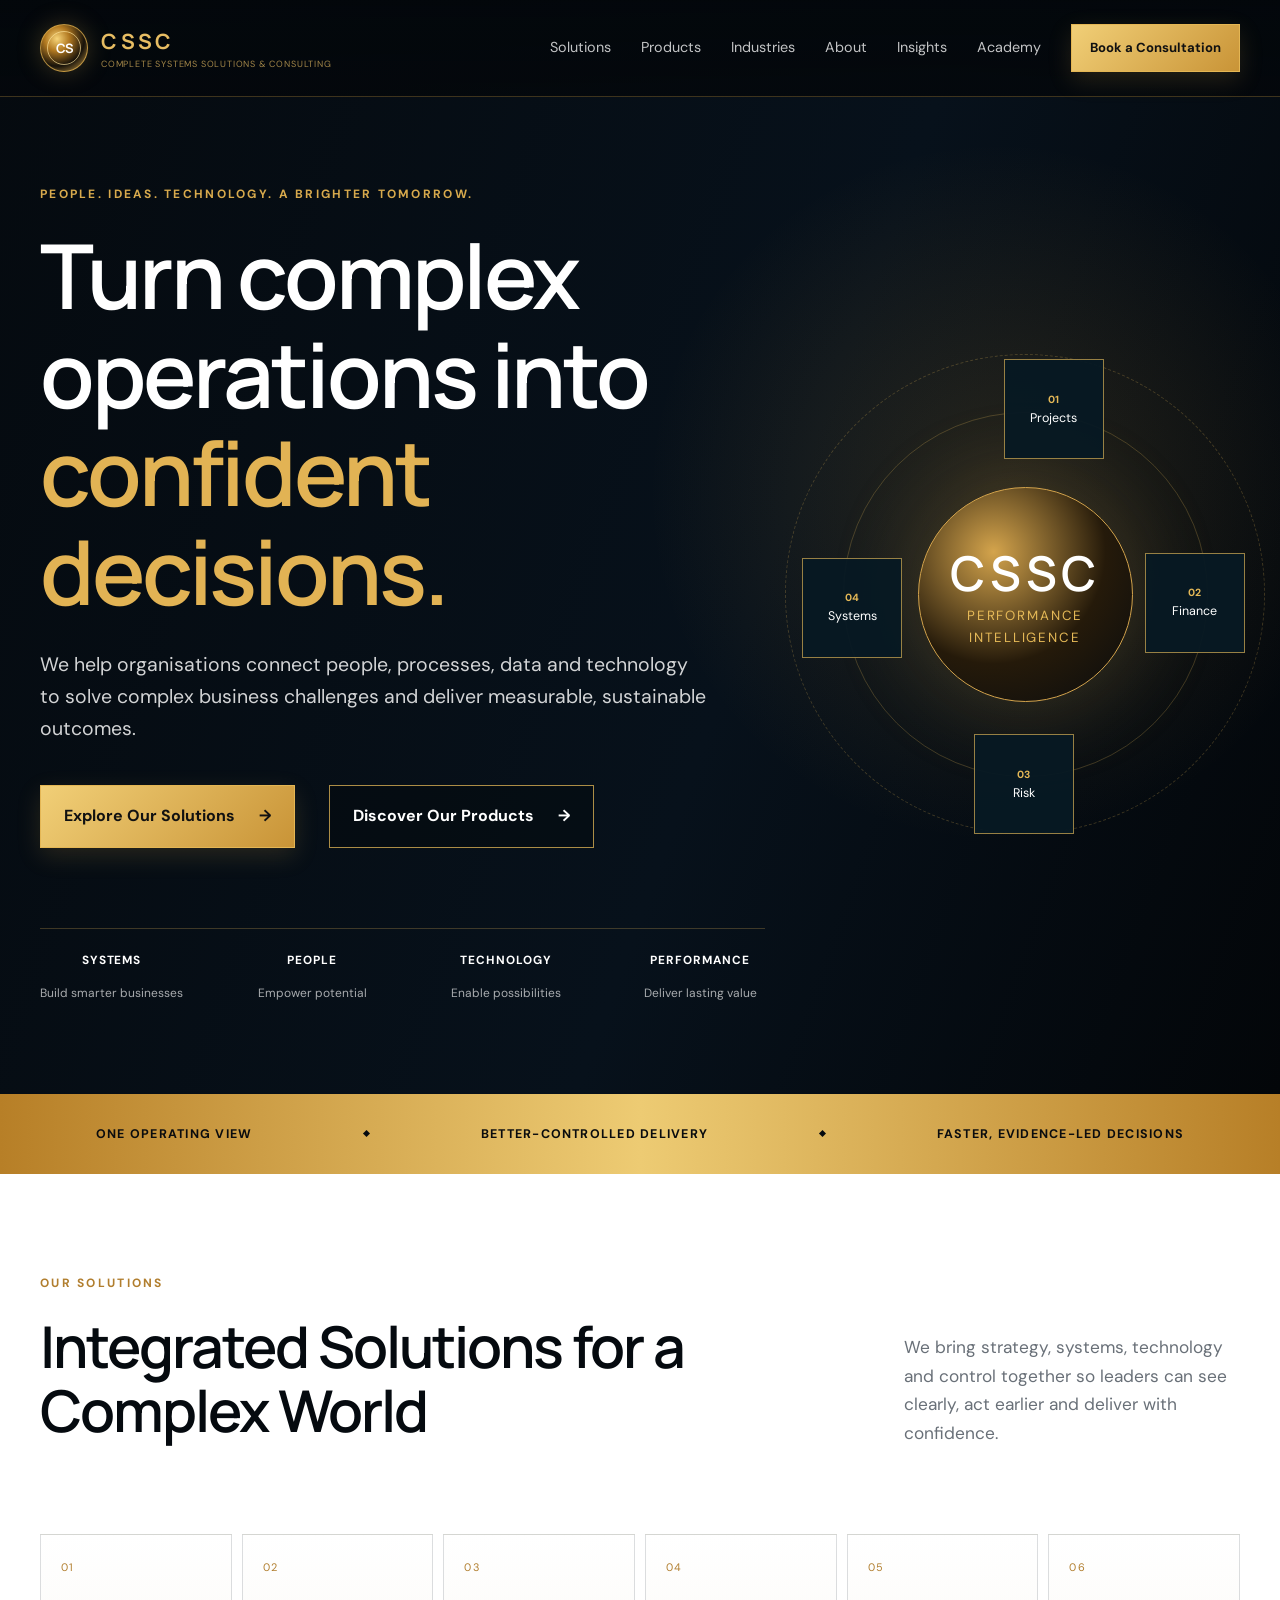
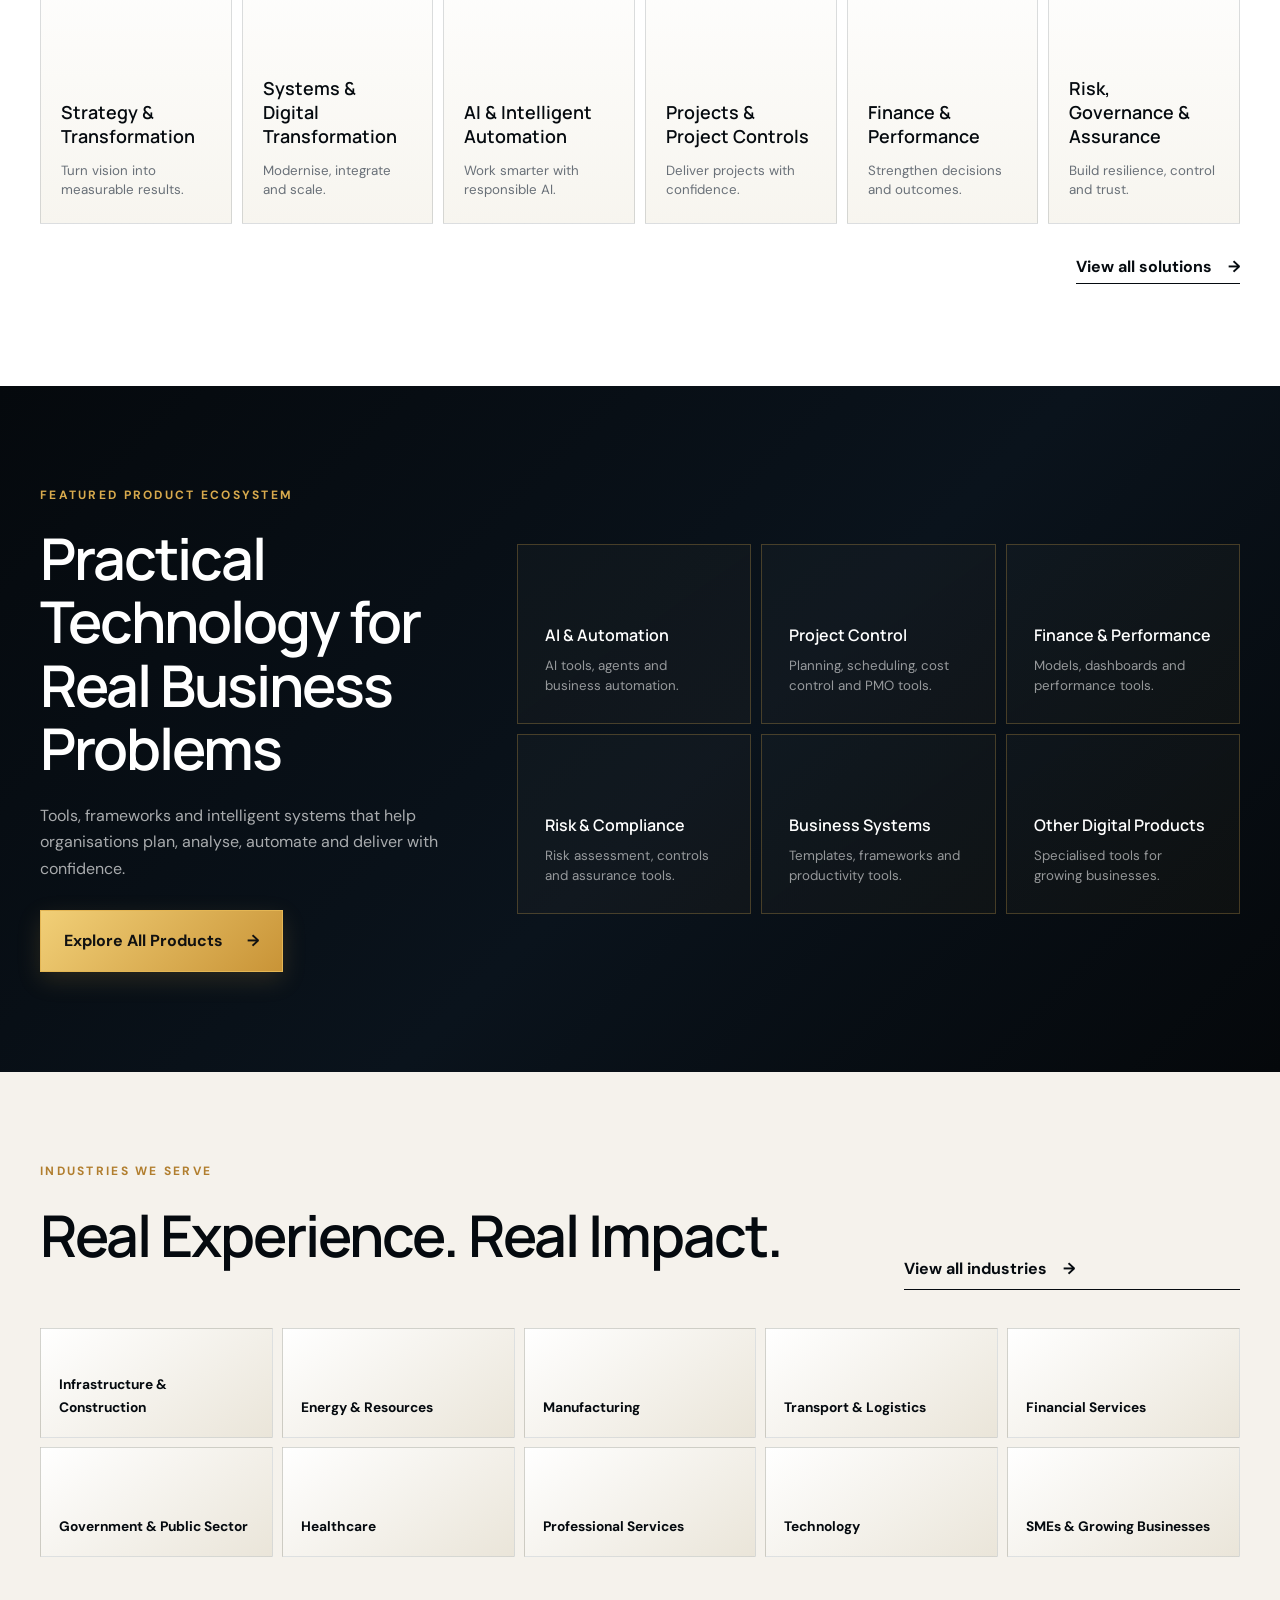
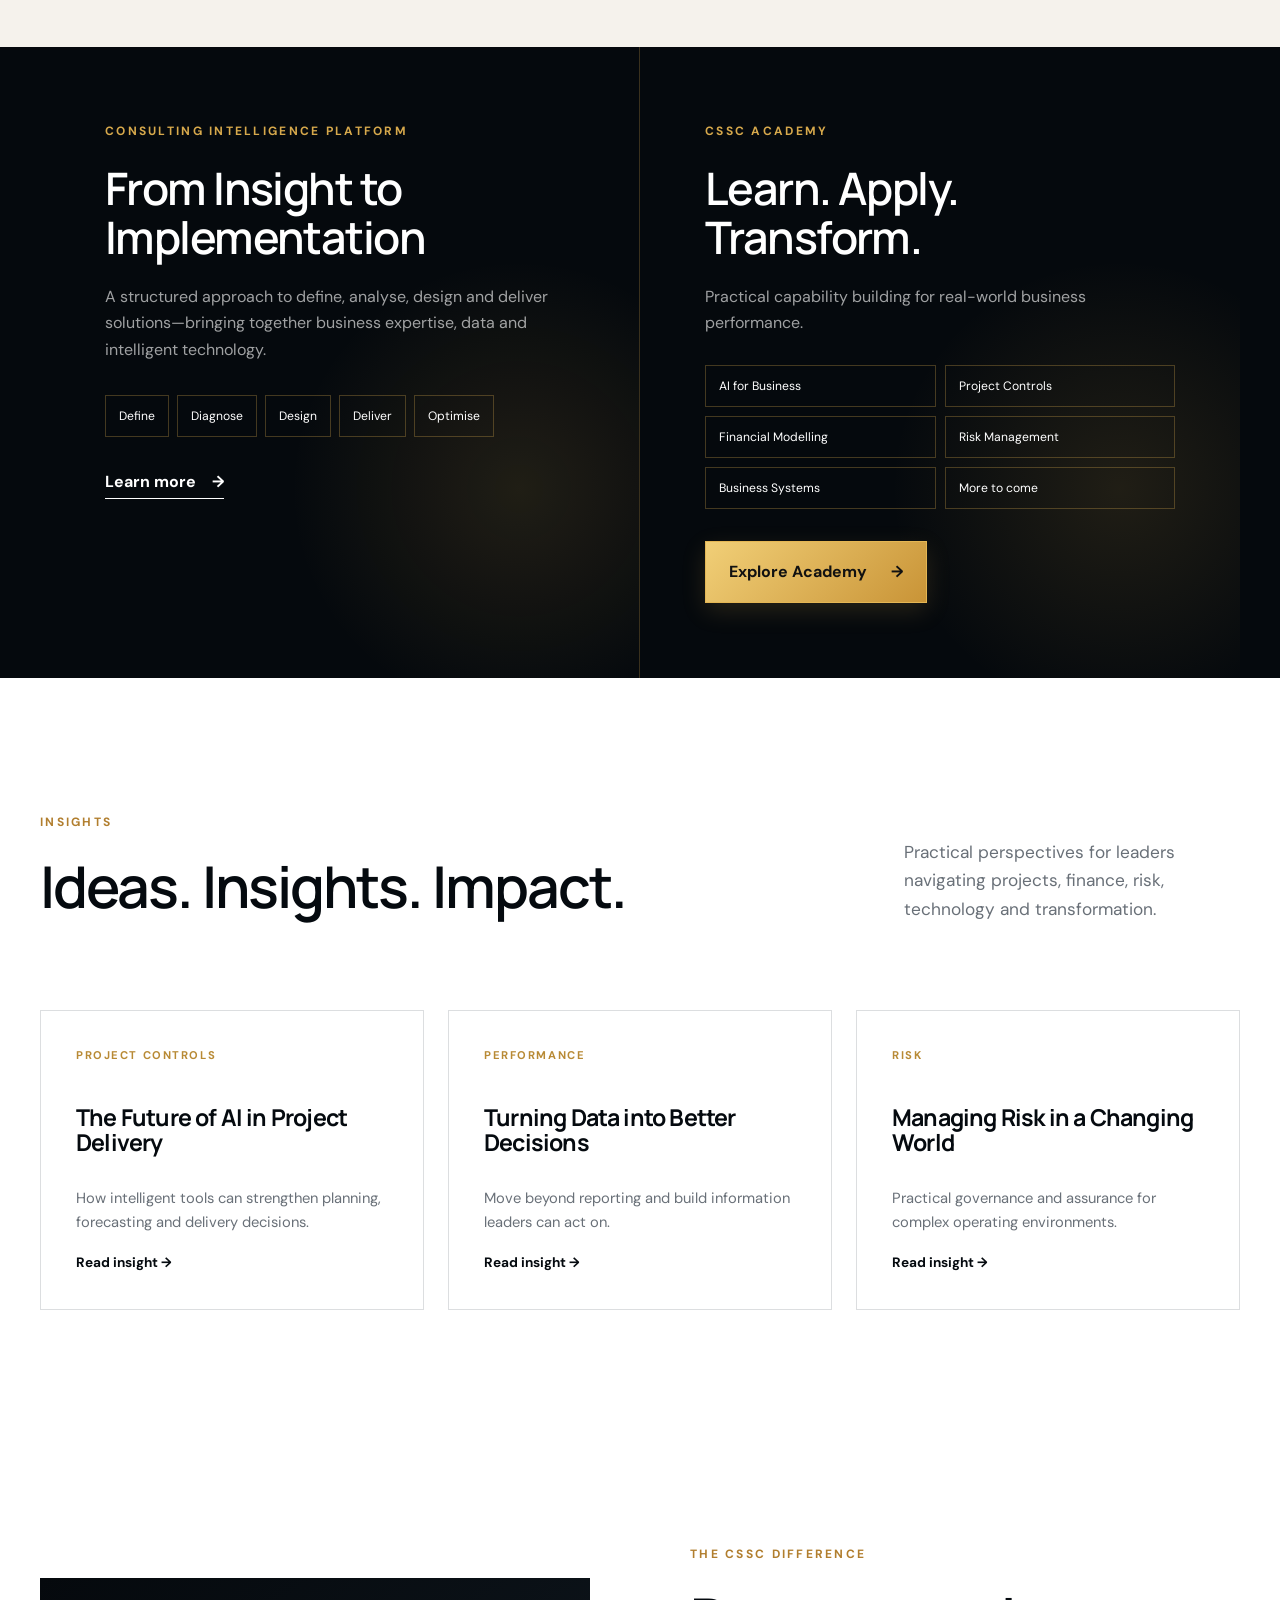
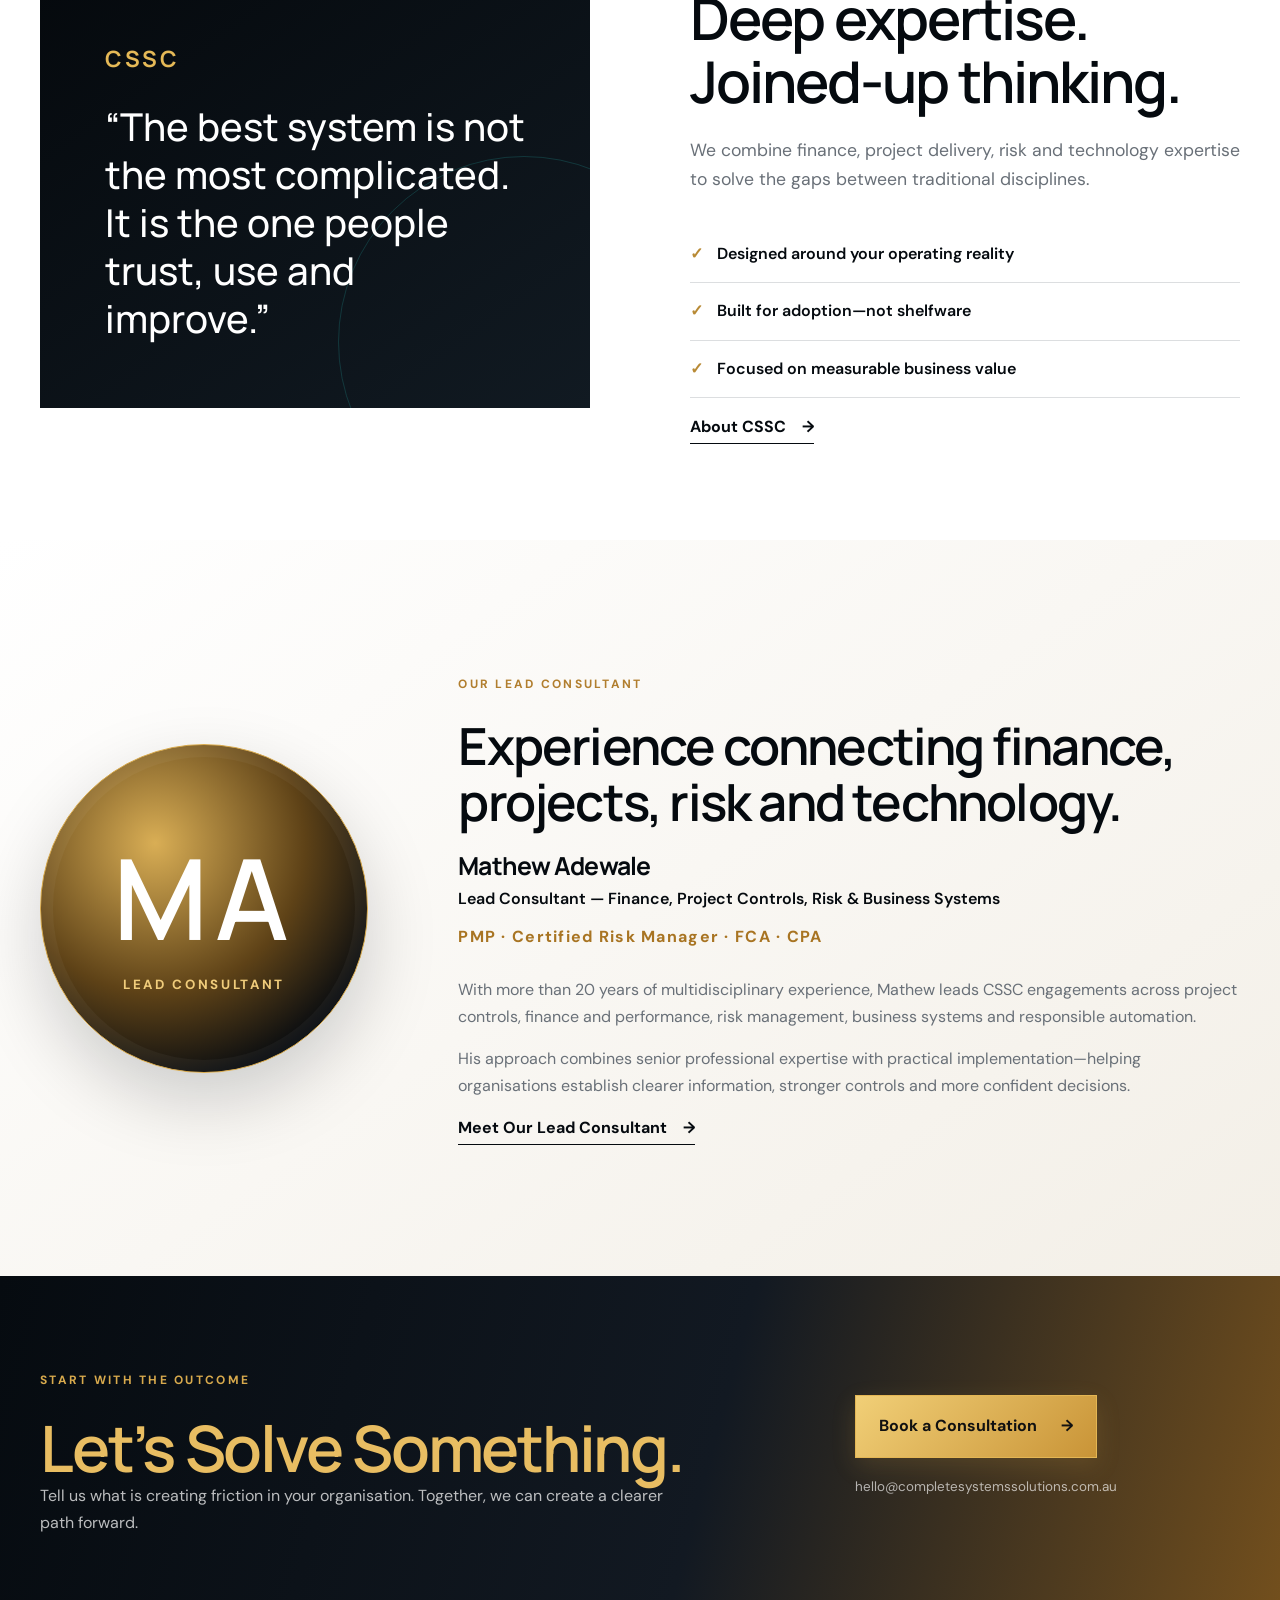
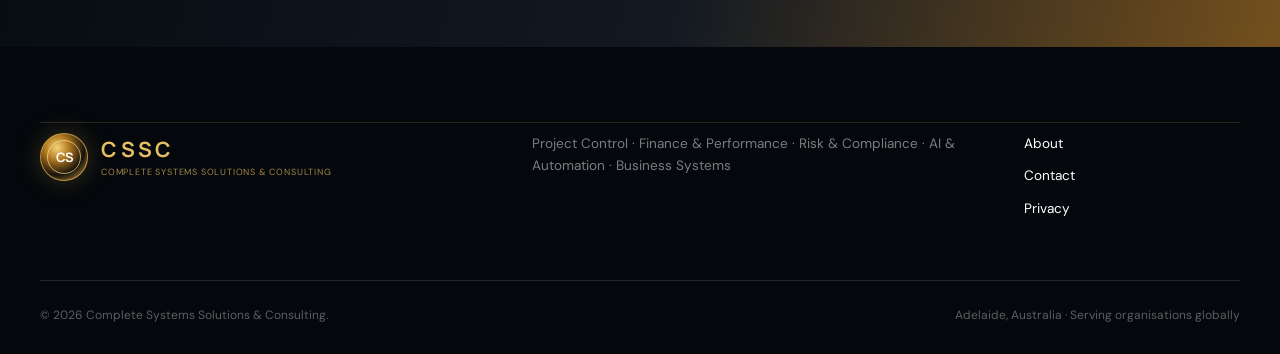
<file: index.html>
<!doctype html>
<html lang="en-AU">
<head>
  <meta charset="utf-8">
  <meta name="viewport" content="width=device-width, initial-scale=1">
  <meta name="theme-color" content="#071923">
  <meta name="description" content="Complete Systems Solutions & Consulting helps organisations connect project control, finance, risk, AI and business systems for clearer decisions and stronger performance.">
  <link rel="canonical" href="https://completesystemssolutions.com.au/">
  <title>Complete Systems Solutions & Consulting | Intelligence for Better Performance</title>
  <link rel="icon" type="image/svg+xml" href="assets/favicon.svg">
  <link rel="preconnect" href="https://fonts.googleapis.com">
  <link rel="preconnect" href="https://fonts.gstatic.com" crossorigin>
  <link href="https://fonts.googleapis.com/css2?family=DM+Sans:wght@400;500;600;700&family=Manrope:wght@500;600;700&display=swap" rel="stylesheet">
  <link rel="stylesheet" href="styles.css">
</head>
<body>
  <a class="skip-link" href="#main">Skip to content</a>
  <header class="site-header" id="top">
    <div class="container nav-wrap">
      <a class="brand" href="#top" aria-label="CSSC home"><span class="brand-mark" aria-hidden="true"><i></i><b>CS</b></span><span class="brand-copy"><strong>CSSC</strong><small>Complete Systems Solutions &amp; Consulting</small></span></a>
      <button class="menu-toggle" type="button" aria-expanded="false" aria-controls="primary-nav"><span></span><span></span><span></span><span class="sr-only">Open menu</span></button>
      <nav class="primary-nav" id="primary-nav" aria-label="Primary navigation"><a href="solutions.html">Solutions</a><a href="products.html">Products</a><a href="industries.html">Industries</a><a href="about.html">About</a><a href="insights.html">Insights</a><a href="insights.html#academy">Academy</a><a class="button button-small" href="contact.html">Book a Consultation</a></nav>
    </div>
  </header>
  <main id="main">
    <section class="hero"><div class="hero-grid container">
      <div class="hero-copy reveal"><p class="eyebrow">People. Ideas. Technology. A brighter tomorrow.</p><h1>Turn complex operations into <em>confident decisions.</em></h1><p class="hero-lead">We help organisations connect people, processes, data and technology to solve complex business challenges and deliver measurable, sustainable outcomes.</p><div class="hero-actions"><a class="button" href="solutions.html">Explore Our Solutions <span>→</span></a><a class="button button-outline" href="products.html">Discover Our Products <span>→</span></a></div><div class="trust-row pillars" aria-label="CSSC pillars"><span><b>Systems</b>Build smarter businesses</span><span><b>People</b>Empower potential</span><span><b>Technology</b>Enable possibilities</span><span><b>Performance</b>Deliver lasting value</span></div></div>
      <div class="hero-visual reveal" aria-label="CSSC connected performance model"><div class="orbital orbital-one"></div><div class="orbital orbital-two"></div><div class="core"><span>CSSC</span><small>Performance<br>intelligence</small></div><div class="satellite sat-one"><b>01</b><span>Projects</span></div><div class="satellite sat-two"><b>02</b><span>Finance</span></div><div class="satellite sat-three"><b>03</b><span>Risk</span></div><div class="satellite sat-four"><b>04</b><span>Systems</span></div></div>
    </div></section>
    <section class="signal-strip" aria-label="CSSC value proposition"><div class="container"><p>One operating view</p><span></span><p>Better-controlled delivery</p><span></span><p>Faster, evidence-led decisions</p></div></section>
    <section class="section showcase-solutions" id="solutions"><div class="container"><div class="section-heading reveal"><div><p class="eyebrow">Our Solutions</p><h2>Integrated Solutions for a Complex World</h2></div><p>We bring strategy, systems, technology and control together so leaders can see clearly, act earlier and deliver with confidence.</p></div><div class="solution-grid">
      <a class="solution-tile reveal" href="solutions.html#strategy"><span>01</span><b>Strategy &amp; Transformation</b><small>Turn vision into measurable results.</small></a>
      <a class="solution-tile reveal" href="solutions.html#systems"><span>02</span><b>Systems &amp; Digital Transformation</b><small>Modernise, integrate and scale.</small></a>
      <a class="solution-tile reveal" href="solutions.html#ai"><span>03</span><b>AI &amp; Intelligent Automation</b><small>Work smarter with responsible AI.</small></a>
      <a class="solution-tile reveal" href="solutions.html#projects"><span>04</span><b>Projects &amp; Project Controls</b><small>Deliver projects with confidence.</small></a>
      <a class="solution-tile reveal" href="solutions.html#finance"><span>05</span><b>Finance &amp; Performance</b><small>Strengthen decisions and outcomes.</small></a>
      <a class="solution-tile reveal" href="solutions.html#risk"><span>06</span><b>Risk, Governance &amp; Assurance</b><small>Build resilience, control and trust.</small></a>
    </div><div class="section-action"><a class="text-link" href="solutions.html">View all solutions <span>→</span></a></div></div></section>
    <section class="section products-section product-ecosystem" id="products"><div class="container"><div class="product-intro reveal"><div><p class="eyebrow">Featured Product Ecosystem</p><h2>Practical Technology for Real Business Problems</h2><p>Tools, frameworks and intelligent systems that help organisations plan, analyse, automate and deliver with confidence.</p><a class="button" href="products.html">Explore All Products <span>→</span></a></div><div class="product-mosaic">
      <a href="products.html#ai-automation"><b>AI &amp; Automation</b><small>AI tools, agents and business automation.</small></a>
      <a href="products.html#project-control"><b>Project Control</b><small>Planning, scheduling, cost control and PMO tools.</small></a>
      <a href="products.html#finance-performance"><b>Finance &amp; Performance</b><small>Models, dashboards and performance tools.</small></a>
      <a href="products.html#risk-compliance"><b>Risk &amp; Compliance</b><small>Risk assessment, controls and assurance tools.</small></a>
      <a href="products.html#business-systems"><b>Business Systems</b><small>Templates, frameworks and productivity tools.</small></a>
      <a href="products.html"><b>Other Digital Products</b><small>Specialised tools for growing businesses.</small></a>
    </div></div></div></section>
    <section class="section industries visual-industries" id="industries"><div class="container"><div class="section-heading reveal"><div><p class="eyebrow">Industries We Serve</p><h2>Real Experience. Real Impact.</h2></div><a class="text-link" href="industries.html">View all industries <span>→</span></a></div><div class="industry-chips reveal"><span>Infrastructure &amp; Construction</span><span>Energy &amp; Resources</span><span>Manufacturing</span><span>Transport &amp; Logistics</span><span>Financial Services</span><span>Government &amp; Public Sector</span><span>Healthcare</span><span>Professional Services</span><span>Technology</span><span>SMEs &amp; Growing Businesses</span></div></div></section>
    <section class="platform-academy"><div class="container split-feature">
      <article class="feature-panel reveal"><p class="eyebrow">Consulting Intelligence Platform</p><h2>From Insight to Implementation</h2><p>A structured approach to define, analyse, design and deliver solutions—bringing together business expertise, data and intelligent technology.</p><div class="method"><span>Define</span><span>Diagnose</span><span>Design</span><span>Deliver</span><span>Optimise</span></div><a class="text-link" href="solutions.html">Learn more <span>→</span></a></article>
      <article class="feature-panel academy-feature reveal"><p class="eyebrow">CSSC Academy</p><h2>Learn. Apply. Transform.</h2><p>Practical capability building for real-world business performance.</p><div class="academy-list"><span>AI for Business</span><span>Project Controls</span><span>Financial Modelling</span><span>Risk Management</span><span>Business Systems</span><span>More to come</span></div><a class="button" href="insights.html#academy">Explore Academy <span>→</span></a></article>
    </div></section>
    <section class="section insights" id="insights"><div class="container"><div class="section-heading reveal"><div><p class="eyebrow">Insights</p><h2>Ideas. Insights. Impact.</h2></div><p>Practical perspectives for leaders navigating projects, finance, risk, technology and transformation.</p></div><div class="insight-grid"><article class="insight-card reveal"><span>Project Controls</span><h3>The Future of AI in Project Delivery</h3><p>How intelligent tools can strengthen planning, forecasting and delivery decisions.</p><a href="insights.html">Read insight →</a></article><article class="insight-card reveal"><span>Performance</span><h3>Turning Data into Better Decisions</h3><p>Move beyond reporting and build information leaders can act on.</p><a href="insights.html">Read insight →</a></article><article class="insight-card reveal"><span>Risk</span><h3>Managing Risk in a Changing World</h3><p>Practical governance and assurance for complex operating environments.</p><a href="insights.html">Read insight →</a></article></div></div></section>
    <section class="section about compact-about" id="about"><div class="container about-grid"><div class="about-panel reveal"><span class="mini-mark">CSSC</span><blockquote>“The best system is not the most complicated. It is the one people trust, use and improve.”</blockquote></div><div class="reveal"><p class="eyebrow">The CSSC Difference</p><h2>Deep expertise.<br>Joined-up thinking.</h2><p>We combine finance, project delivery, risk and technology expertise to solve the gaps between traditional disciplines.</p><ul class="check-list"><li>Designed around your operating reality</li><li>Built for adoption—not shelfware</li><li>Focused on measurable business value</li></ul><a class="text-link" href="about.html">About CSSC <span>→</span></a></div></div></section>
    <section class="section lead-consultant-preview" aria-labelledby="lead-consultant-heading"><div class="container consultant-preview-grid">
      <div class="consultant-monogram reveal" aria-hidden="true"><span>MA</span><small>Lead Consultant</small></div>
      <div class="consultant-preview-copy reveal"><p class="eyebrow">Our Lead Consultant</p><h2 id="lead-consultant-heading">Experience connecting finance, projects, risk and technology.</h2><h3>Mathew Adewale</h3><p class="consultant-role">Lead Consultant — Finance, Project Controls, Risk &amp; Business Systems</p><p class="credentials">PMP · Certified Risk Manager · FCA · CPA</p><p>With more than 20 years of multidisciplinary experience, Mathew leads CSSC engagements across project controls, finance and performance, risk management, business systems and responsible automation.</p><p>His approach combines senior professional expertise with practical implementation—helping organisations establish clearer information, stronger controls and more confident decisions.</p><a class="text-link" href="about.html#lead-consultant">Meet Our Lead Consultant <span>→</span></a></div>
    </div></section>
    <section class="contact solve-cta" id="contact"><div class="container contact-grid reveal"><div><p class="eyebrow">Start with the outcome</p><h2>Let’s Solve Something.</h2><p>Tell us what is creating friction in your organisation. Together, we can create a clearer path forward.</p></div><div><a class="button button-light" href="contact.html">Book a Consultation <span>→</span></a><p class="cta-email">hello@completesystemssolutions.com.au</p></div></div></section>
  </main>
  <footer><div class="container footer-grid"><a class="brand footer-brand" href="index.html"><span class="brand-mark" aria-hidden="true"><i></i><b>CS</b></span><span class="brand-copy"><strong>CSSC</strong><small>Complete Systems Solutions &amp; Consulting</small></span></a><p>Project Control · Finance &amp; Performance · Risk &amp; Compliance · AI &amp; Automation · Business Systems</p><div><a href="about.html">About</a><a href="contact.html">Contact</a><a href="privacy.html">Privacy</a></div></div><div class="container footer-bottom"><span>© <span id="year"></span> Complete Systems Solutions &amp; Consulting.</span><span>Adelaide, Australia · Serving organisations globally</span></div></footer>
  <script src="script.js"></script>
</body></html>
</file>
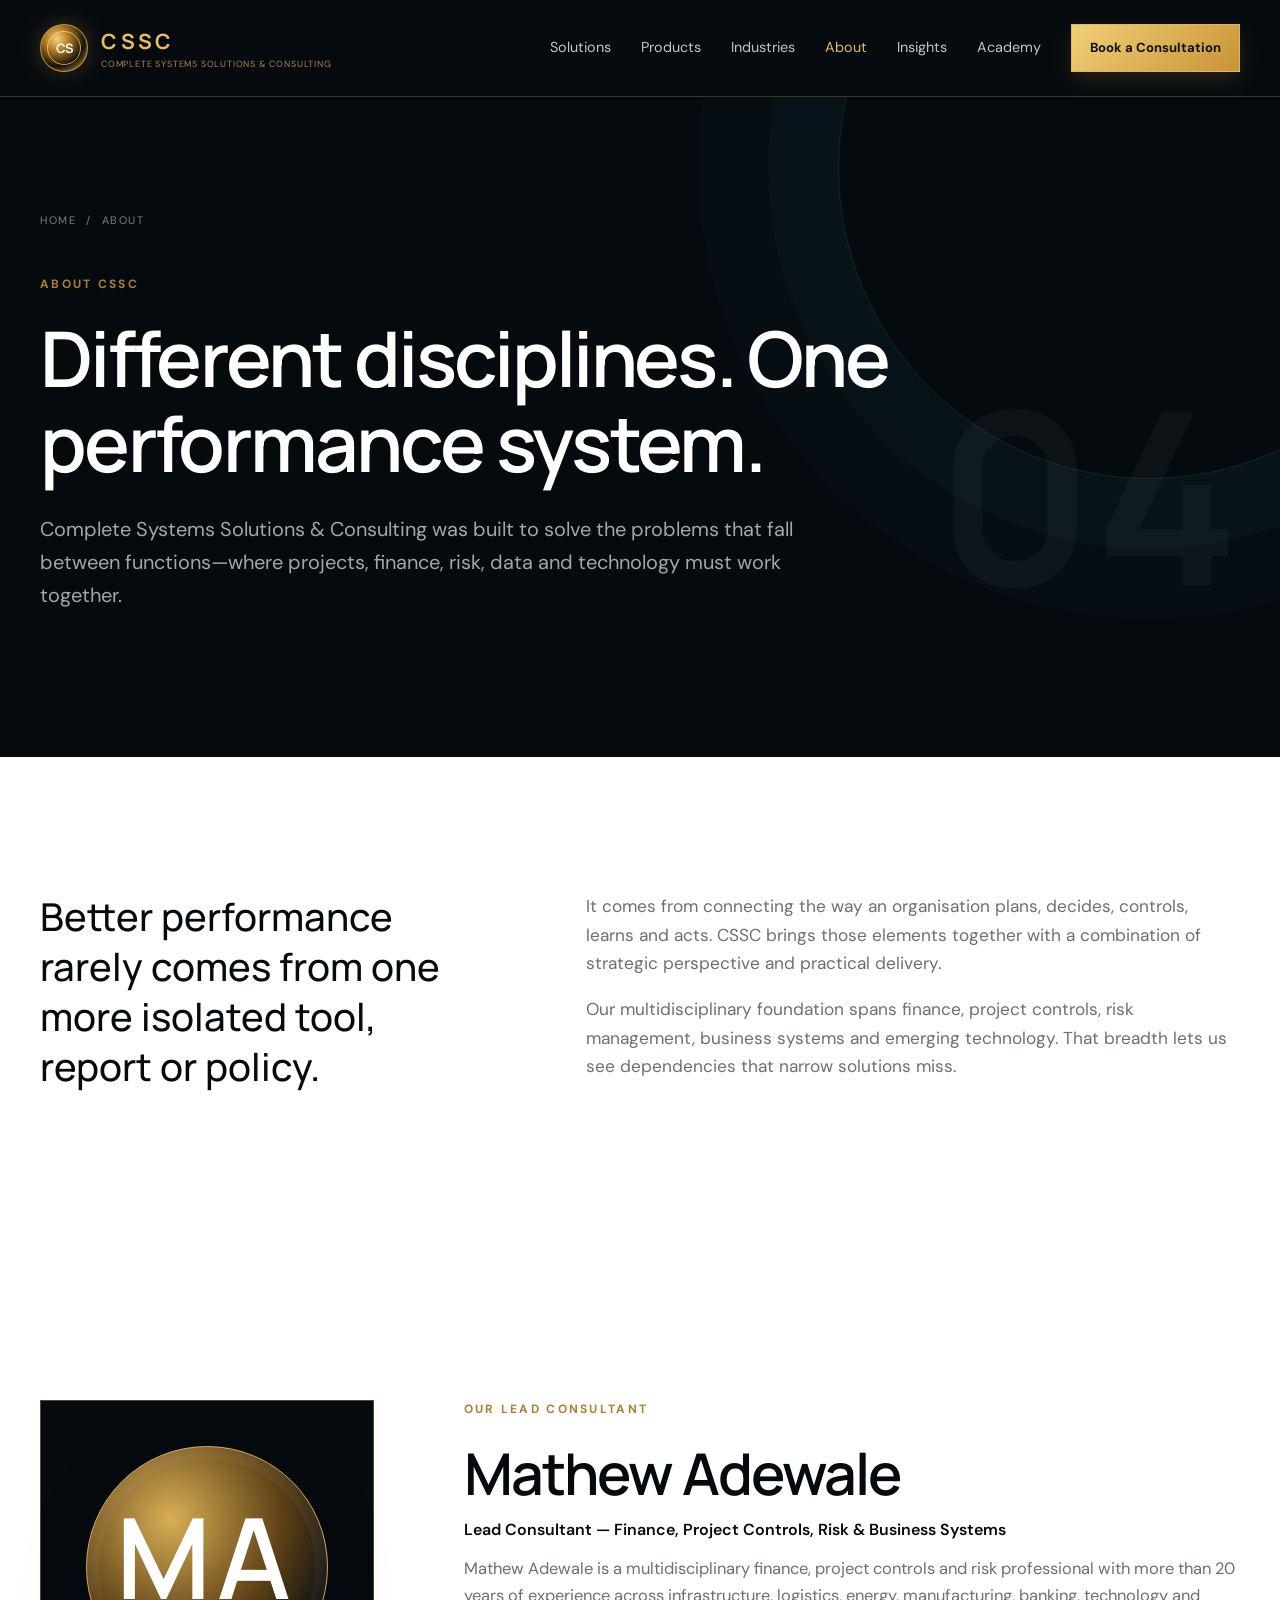
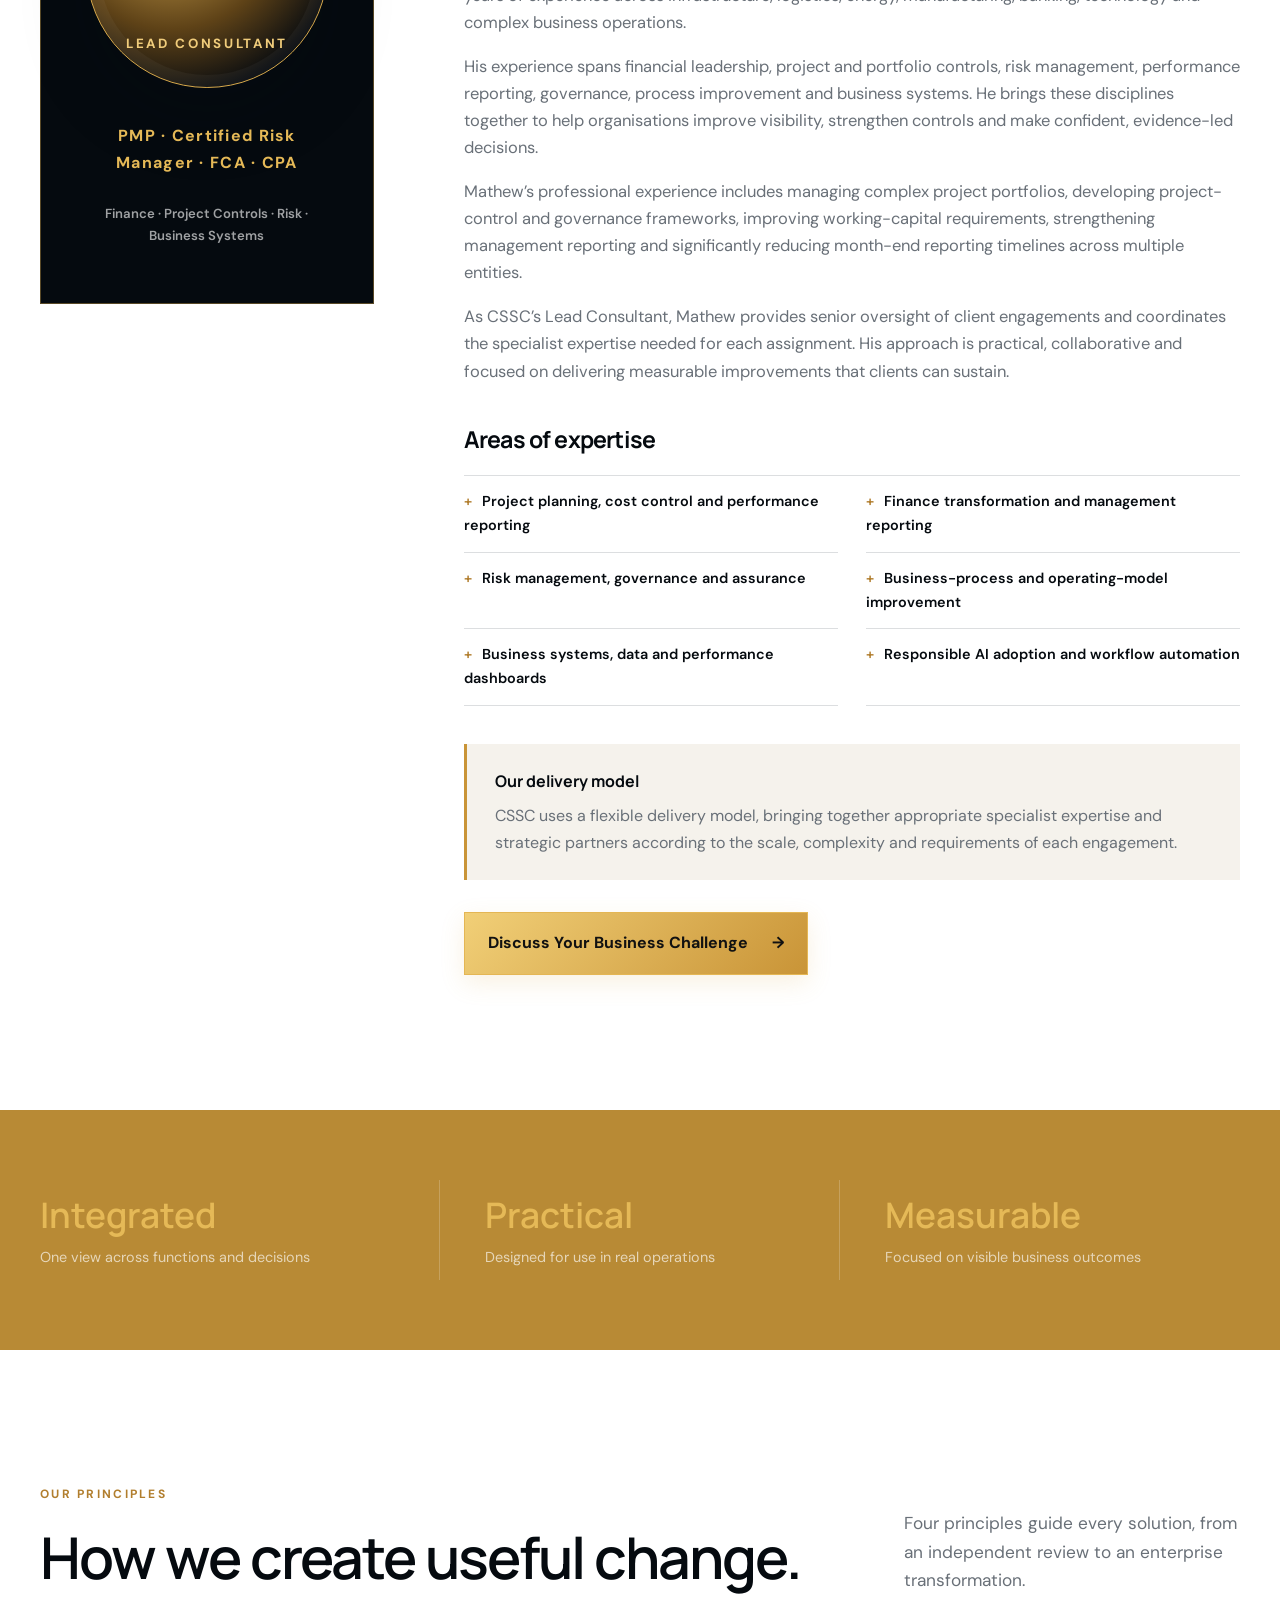
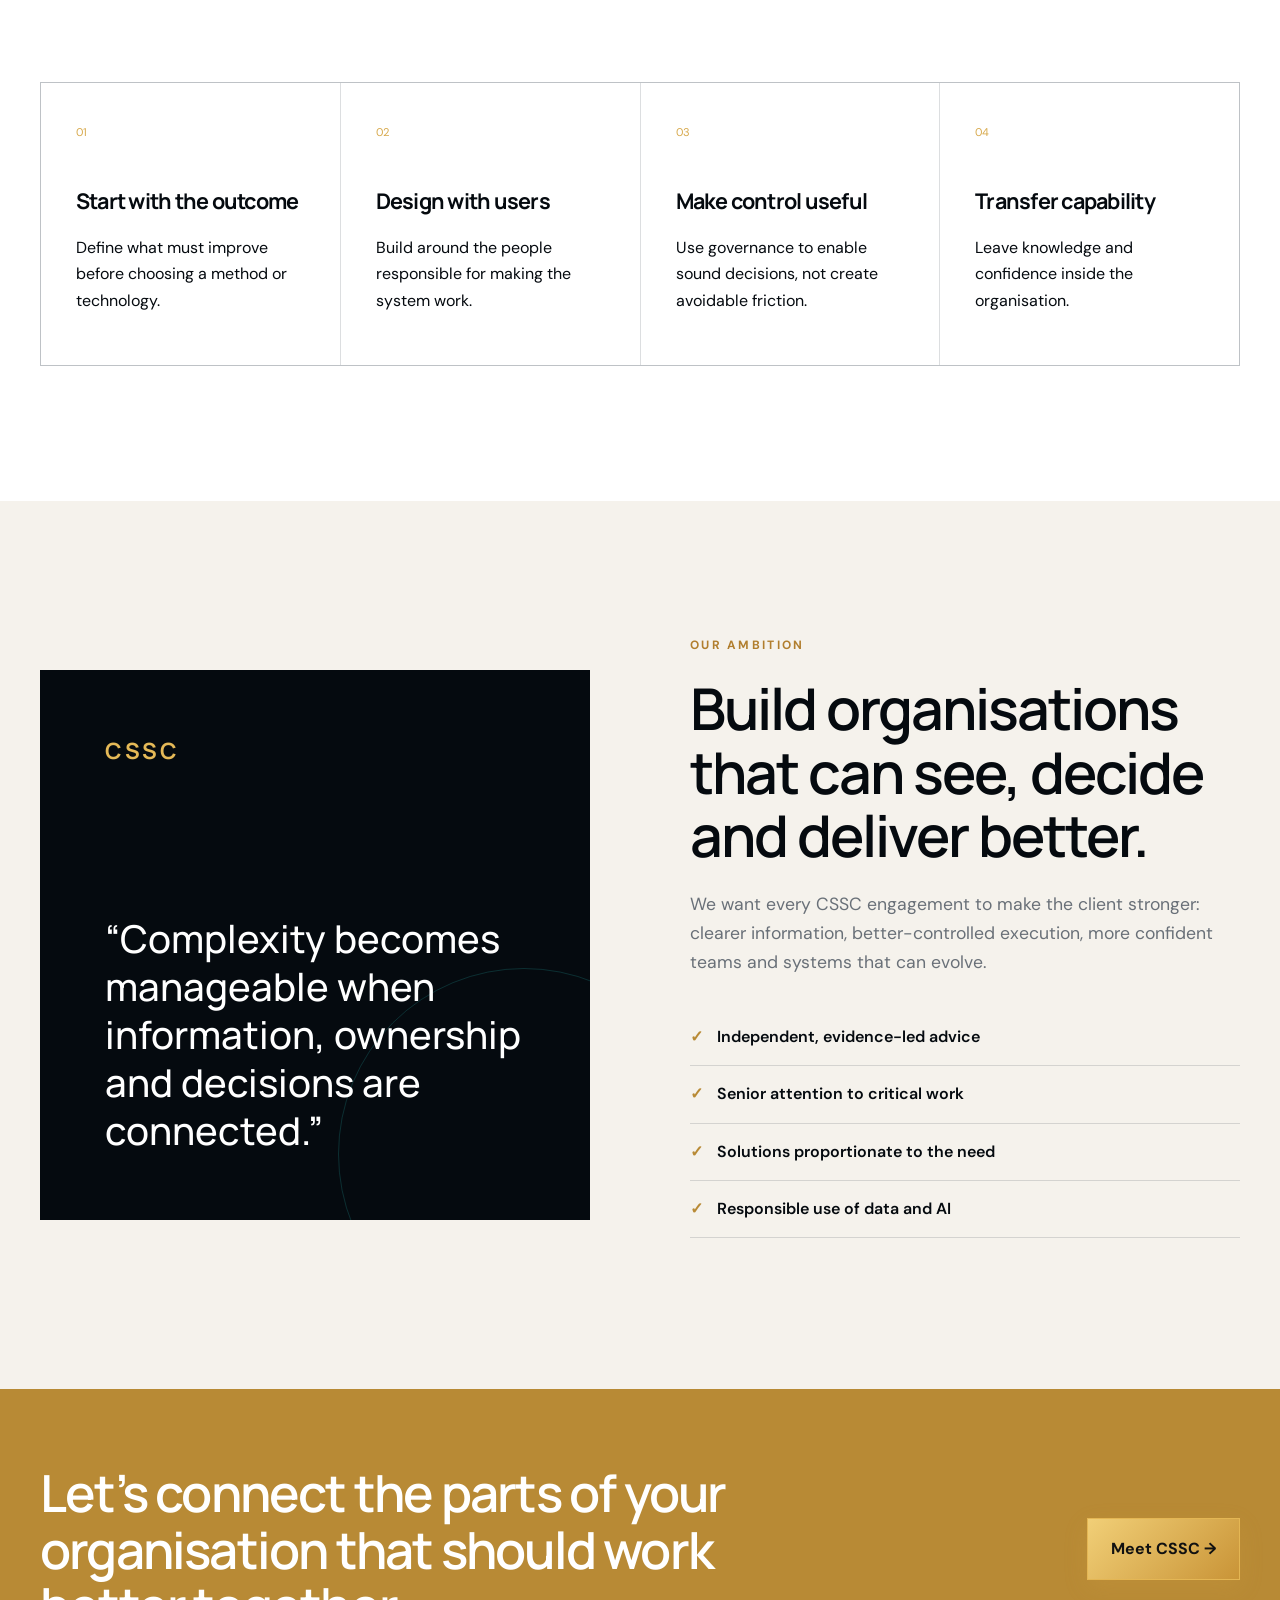
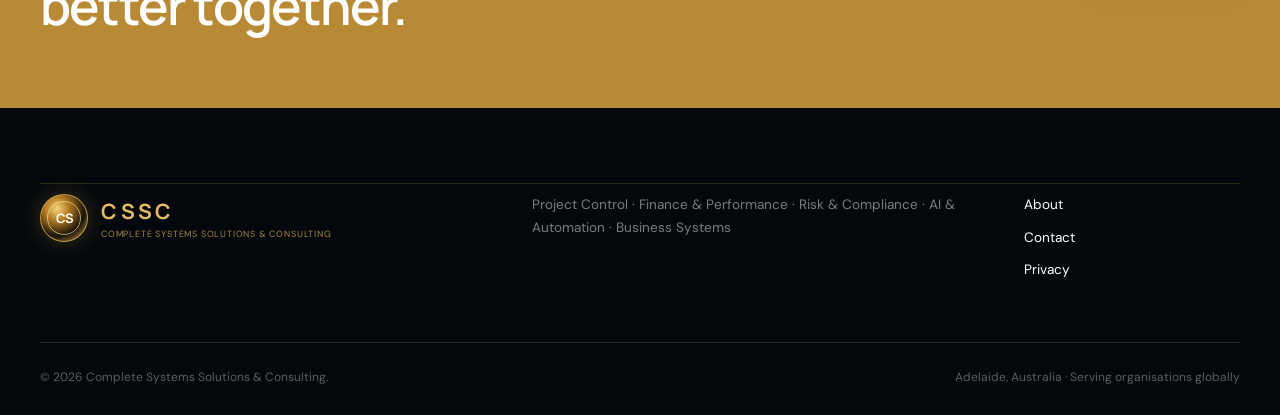
<file: about.html>
<!doctype html><html lang="en-AU"><head><meta charset="utf-8"><meta name="viewport" content="width=device-width,initial-scale=1"><meta name="theme-color" content="#071923"><meta name="description" content="CSSC combines project, finance, risk and technology expertise to build practical systems for better performance."><link rel="canonical" href="https://completesystemssolutions.com.au/about.html"><title>About CSSC | Complete Systems Solutions & Consulting</title><link rel="icon" type="image/svg+xml" href="assets/favicon.svg"><link rel="preconnect" href="https://fonts.googleapis.com"><link rel="preconnect" href="https://fonts.gstatic.com" crossorigin><link href="https://fonts.googleapis.com/css2?family=DM+Sans:wght@400;500;600;700&family=Manrope:wght@500;600;700&display=swap" rel="stylesheet"><link rel="stylesheet" href="styles.css"></head>
<body class="inner-page"><a class="skip-link" href="#main">Skip to content</a><header class="site-header"><div class="container nav-wrap"><a class="brand" href="index.html" aria-label="CSSC home"><span class="brand-mark" aria-hidden="true"><i></i><b>CS</b></span><span class="brand-copy"><strong>CSSC</strong><small>Complete Systems Solutions &amp; Consulting</small></span></a><button class="menu-toggle" type="button" aria-expanded="false" aria-controls="primary-nav"><span></span><span></span><span></span><span class="sr-only">Open menu</span></button><nav class="primary-nav" id="primary-nav" aria-label="Primary navigation"><a href="solutions.html">Solutions</a><a href="products.html">Products</a><a href="industries.html">Industries</a><a href="about.html" aria-current="page">About</a><a href="insights.html">Insights</a><a href="insights.html#academy">Academy</a><a class="button button-small" href="contact.html">Book a Consultation</a></nav></div></header>
<main id="main"><section class="page-hero"><div class="container"><div class="breadcrumb"><a href="index.html">Home</a><span>/</span><span>About</span></div><p class="eyebrow">About CSSC</p><h1>Different disciplines. One performance system.</h1><p class="intro">Complete Systems Solutions &amp; Consulting was built to solve the problems that fall between functions—where projects, finance, risk, data and technology must work together.</p><div class="page-hero-number">04</div></div></section>
<section class="section"><div class="container lead-grid reveal"><p class="lead">Better performance rarely comes from one more isolated tool, report or policy.</p><div class="body-copy"><p>It comes from connecting the way an organisation plans, decides, controls, learns and acts. CSSC brings those elements together with a combination of strategic perspective and practical delivery.</p><p>Our multidisciplinary foundation spans finance, project controls, risk management, business systems and emerging technology. That breadth lets us see dependencies that narrow solutions miss.</p></div></div></section>
<section class="section lead-consultant-section" id="lead-consultant" aria-labelledby="consultant-name"><div class="container">
  <div class="consultant-profile-grid">
    <aside class="consultant-card reveal"><div class="consultant-monogram consultant-monogram-large" aria-hidden="true"><span>MA</span><small>Lead Consultant</small></div><p class="credentials">PMP · Certified Risk Manager · FCA · CPA</p><p class="consultant-role">Finance · Project Controls · Risk · Business Systems</p></aside>
    <div class="consultant-biography reveal"><p class="eyebrow">Our Lead Consultant</p><h2 id="consultant-name">Mathew Adewale</h2><p class="consultant-title">Lead Consultant — Finance, Project Controls, Risk &amp; Business Systems</p><p>Mathew Adewale is a multidisciplinary finance, project controls and risk professional with more than 20 years of experience across infrastructure, logistics, energy, manufacturing, banking, technology and complex business operations.</p><p>His experience spans financial leadership, project and portfolio controls, risk management, performance reporting, governance, process improvement and business systems. He brings these disciplines together to help organisations improve visibility, strengthen controls and make confident, evidence-led decisions.</p><p>Mathew’s professional experience includes managing complex project portfolios, developing project-control and governance frameworks, improving working-capital requirements, strengthening management reporting and significantly reducing month-end reporting timelines across multiple entities.</p><p>As CSSC’s Lead Consultant, Mathew provides senior oversight of client engagements and coordinates the specialist expertise needed for each assignment. His approach is practical, collaborative and focused on delivering measurable improvements that clients can sustain.</p>
      <h3>Areas of expertise</h3><ul class="consultant-expertise"><li>Project planning, cost control and performance reporting</li><li>Finance transformation and management reporting</li><li>Risk management, governance and assurance</li><li>Business-process and operating-model improvement</li><li>Business systems, data and performance dashboards</li><li>Responsible AI adoption and workflow automation</li></ul>
      <div class="delivery-note"><strong>Our delivery model</strong><p>CSSC uses a flexible delivery model, bringing together appropriate specialist expertise and strategic partners according to the scale, complexity and requirements of each engagement.</p></div>
      <a class="button" href="contact.html">Discuss Your Business Challenge <span>→</span></a>
    </div>
  </div>
</div></section>
<section class="stat-band"><div class="container stat-grid"><div class="stat reveal"><strong>Integrated</strong><span>One view across functions and decisions</span></div><div class="stat reveal"><strong>Practical</strong><span>Designed for use in real operations</span></div><div class="stat reveal"><strong>Measurable</strong><span>Focused on visible business outcomes</span></div></div></section>
<section class="section"><div class="container"><div class="section-heading reveal"><div><p class="eyebrow">Our principles</p><h2>How we create useful change.</h2></div><p>Four principles guide every solution, from an independent review to an enterprise transformation.</p></div><div class="principles-grid"><article class="principle reveal"><span>01</span><h3>Start with the outcome</h3><p>Define what must improve before choosing a method or technology.</p></article><article class="principle reveal"><span>02</span><h3>Design with users</h3><p>Build around the people responsible for making the system work.</p></article><article class="principle reveal"><span>03</span><h3>Make control useful</h3><p>Use governance to enable sound decisions, not create avoidable friction.</p></article><article class="principle reveal"><span>04</span><h3>Transfer capability</h3><p>Leave knowledge and confidence inside the organisation.</p></article></div></div></section>
<section class="section detail-band"><div class="container about-grid"><div class="about-panel reveal"><span class="mini-mark">CSSC</span><blockquote>“Complexity becomes manageable when information, ownership and decisions are connected.”</blockquote></div><div class="reveal"><p class="eyebrow">Our ambition</p><h2>Build organisations that can see, decide and deliver better.</h2><p>We want every CSSC engagement to make the client stronger: clearer information, better-controlled execution, more confident teams and systems that can evolve.</p><ul class="check-list"><li>Independent, evidence-led advice</li><li>Senior attention to critical work</li><li>Solutions proportionate to the need</li><li>Responsible use of data and AI</li></ul></div></div></section>
<section class="mini-cta"><div class="container"><h2>Let’s connect the parts of your organisation that should work better together.</h2><a class="button button-light" href="contact.html">Meet CSSC →</a></div></section></main>
<footer><div class="container footer-grid"><a class="brand footer-brand" href="index.html"><span class="brand-mark" aria-hidden="true"><i></i><b>CS</b></span><span class="brand-copy"><strong>CSSC</strong><small>Complete Systems Solutions &amp; Consulting</small></span></a><p>Project Control · Finance &amp; Performance · Risk &amp; Compliance · AI &amp; Automation · Business Systems</p><div><a href="about.html">About</a><a href="contact.html">Contact</a><a href="privacy.html">Privacy</a></div></div><div class="container footer-bottom"><span>© <span id="year"></span> Complete Systems Solutions &amp; Consulting.</span><span>Adelaide, Australia · Serving organisations globally</span></div></footer><script src="script.js"></script></body></html>
</file>
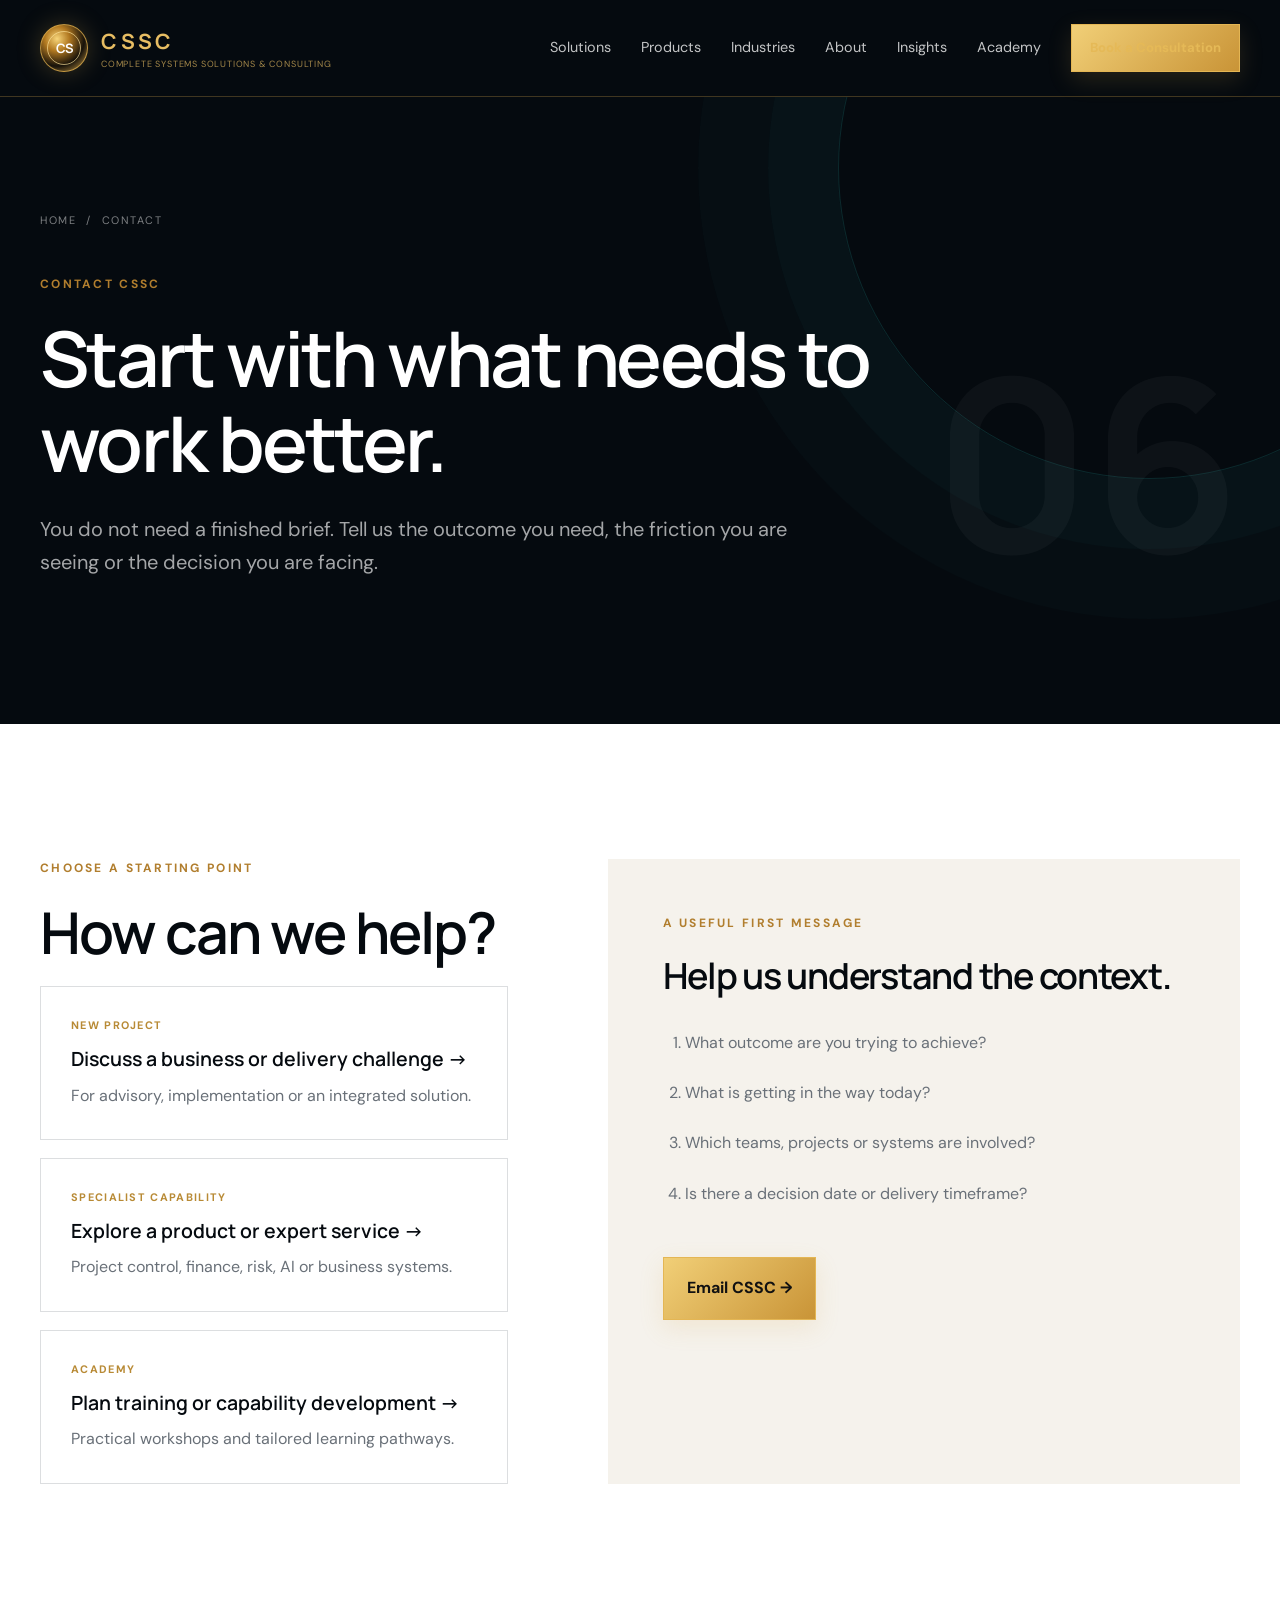
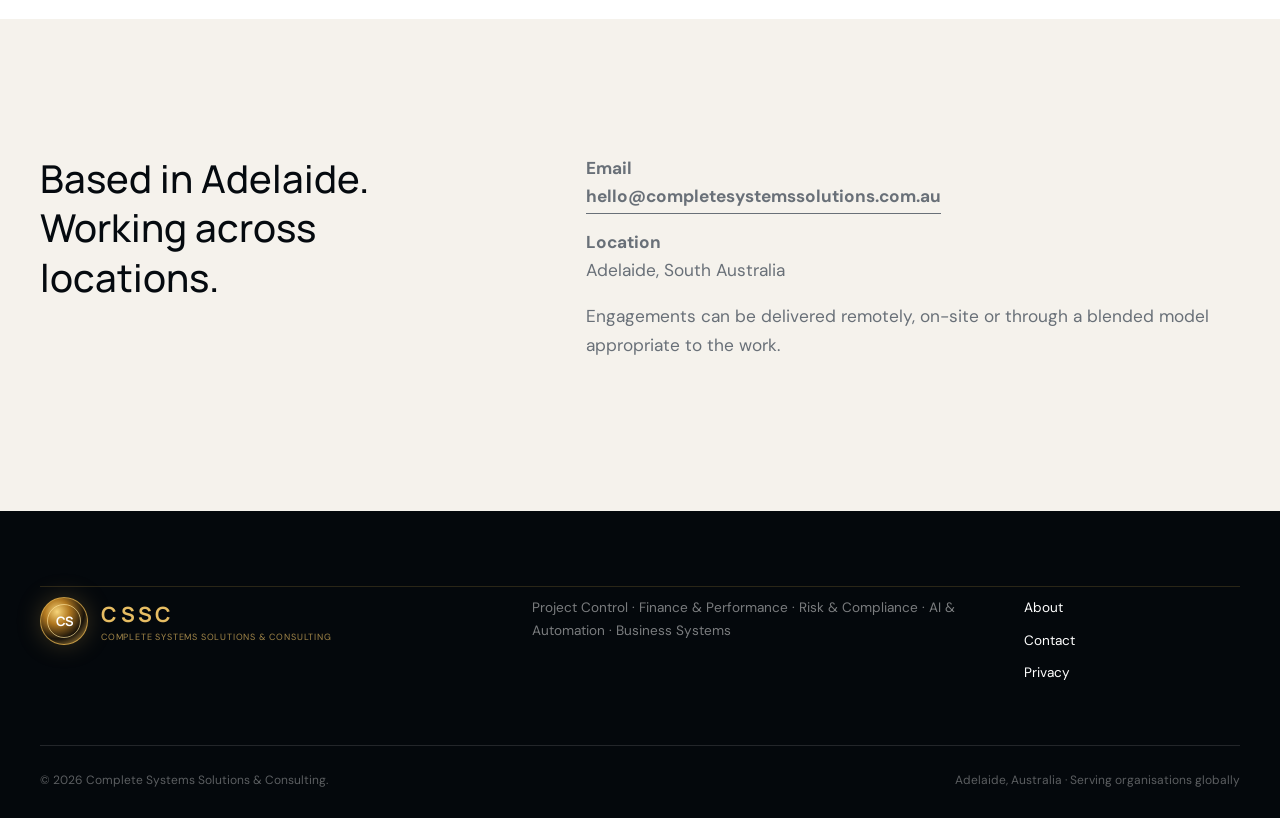
<file: contact.html>
<!doctype html><html lang="en-AU"><head><meta charset="utf-8"><meta name="viewport" content="width=device-width,initial-scale=1"><meta name="theme-color" content="#071923"><meta name="description" content="Contact Complete Systems Solutions & Consulting to discuss a project, business challenge or capability need."><link rel="canonical" href="https://completesystemssolutions.com.au/contact.html"><title>Contact CSSC | Start a Conversation</title><link rel="icon" type="image/svg+xml" href="assets/favicon.svg"><link rel="preconnect" href="https://fonts.googleapis.com"><link rel="preconnect" href="https://fonts.gstatic.com" crossorigin><link href="https://fonts.googleapis.com/css2?family=DM+Sans:wght@400;500;600;700&family=Manrope:wght@500;600;700&display=swap" rel="stylesheet"><link rel="stylesheet" href="styles.css"></head>
<body class="inner-page"><a class="skip-link" href="#main">Skip to content</a><header class="site-header"><div class="container nav-wrap"><a class="brand" href="index.html" aria-label="CSSC home"><span class="brand-mark" aria-hidden="true"><i></i><b>CS</b></span><span class="brand-copy"><strong>CSSC</strong><small>Complete Systems Solutions &amp; Consulting</small></span></a><button class="menu-toggle" type="button" aria-expanded="false" aria-controls="primary-nav"><span></span><span></span><span></span><span class="sr-only">Open menu</span></button><nav class="primary-nav" id="primary-nav" aria-label="Primary navigation"><a href="solutions.html">Solutions</a><a href="products.html">Products</a><a href="industries.html">Industries</a><a href="about.html">About</a><a href="insights.html">Insights</a><a href="insights.html#academy">Academy</a><a class="button button-small" href="contact.html" aria-current="page">Book a Consultation</a></nav></div></header>
<main id="main"><section class="page-hero"><div class="container"><div class="breadcrumb"><a href="index.html">Home</a><span>/</span><span>Contact</span></div><p class="eyebrow">Contact CSSC</p><h1>Start with what needs to work better.</h1><p class="intro">You do not need a finished brief. Tell us the outcome you need, the friction you are seeing or the decision you are facing.</p><div class="page-hero-number">06</div></div></section>
<section class="section"><div class="container contact-main"><div class="reveal"><p class="eyebrow">Choose a starting point</p><h2>How can we help?</h2><div class="contact-options"><a class="contact-option" href="mailto:hello@completesystemssolutions.com.au?subject=CSSC%20Project%20Enquiry"><span>New project</span><strong>Discuss a business or delivery challenge →</strong><p>For advisory, implementation or an integrated solution.</p></a><a class="contact-option" href="mailto:hello@completesystemssolutions.com.au?subject=CSSC%20Capability%20Enquiry"><span>Specialist capability</span><strong>Explore a product or expert service →</strong><p>Project control, finance, risk, AI or business systems.</p></a><a class="contact-option" href="mailto:hello@completesystemssolutions.com.au?subject=CSSC%20Academy%20Enquiry"><span>Academy</span><strong>Plan training or capability development →</strong><p>Practical workshops and tailored learning pathways.</p></a></div></div><aside class="enquiry-card reveal"><p class="eyebrow">A useful first message</p><h2>Help us understand the context.</h2><ol><li>What outcome are you trying to achieve?</li><li>What is getting in the way today?</li><li>Which teams, projects or systems are involved?</li><li>Is there a decision date or delivery timeframe?</li></ol><a class="button" href="mailto:hello@completesystemssolutions.com.au?subject=CSSC%20Enquiry">Email CSSC →</a></aside></div></section>
<section class="section detail-band"><div class="container lead-grid reveal"><p class="lead">Based in Adelaide.<br>Working across locations.</p><div class="body-copy"><p><strong>Email</strong><br><a class="text-link" href="mailto:hello@completesystemssolutions.com.au">hello@completesystemssolutions.com.au</a></p><p><strong>Location</strong><br>Adelaide, South Australia</p><p>Engagements can be delivered remotely, on-site or through a blended model appropriate to the work.</p></div></div></section></main>
<footer><div class="container footer-grid"><a class="brand footer-brand" href="index.html"><span class="brand-mark" aria-hidden="true"><i></i><b>CS</b></span><span class="brand-copy"><strong>CSSC</strong><small>Complete Systems Solutions &amp; Consulting</small></span></a><p>Project Control · Finance &amp; Performance · Risk &amp; Compliance · AI &amp; Automation · Business Systems</p><div><a href="about.html">About</a><a href="contact.html">Contact</a><a href="privacy.html">Privacy</a></div></div><div class="container footer-bottom"><span>© <span id="year"></span> Complete Systems Solutions &amp; Consulting.</span><span>Adelaide, Australia · Serving organisations globally</span></div></footer><script src="script.js"></script></body></html>
</file>
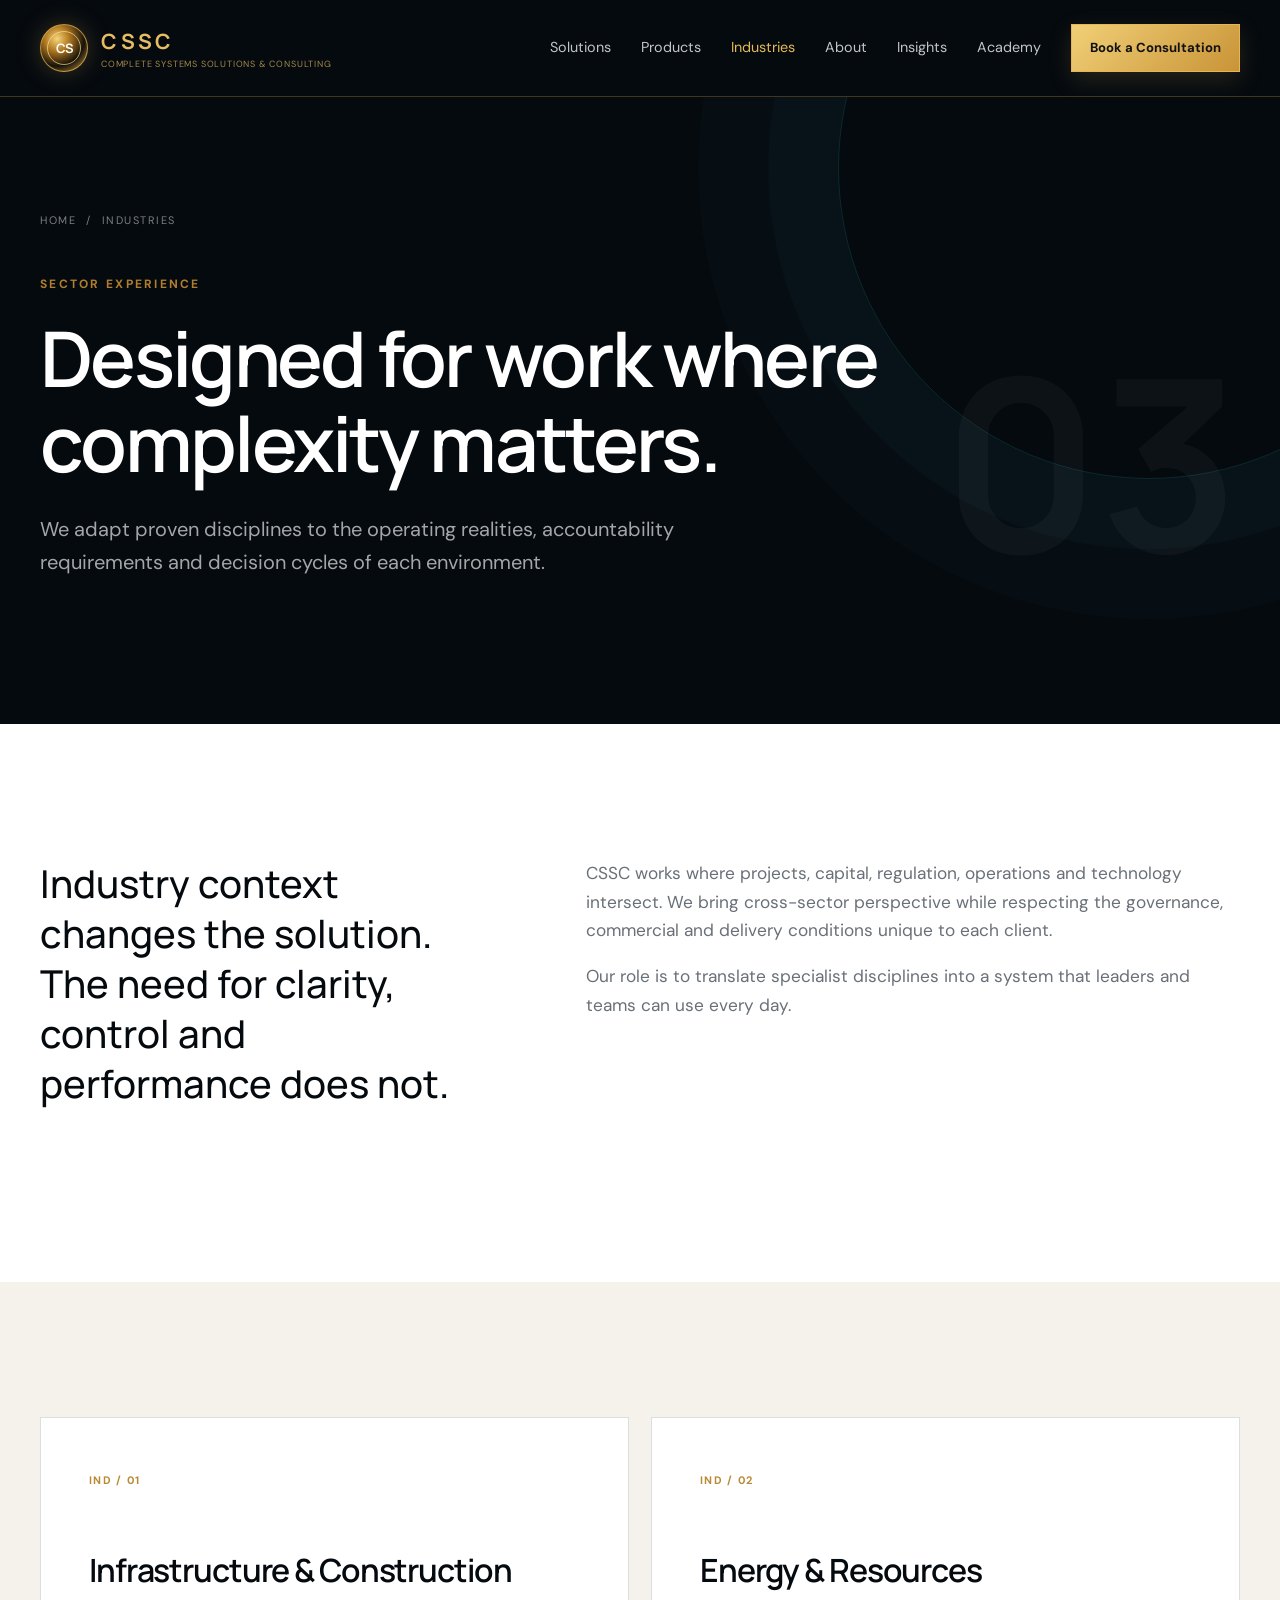
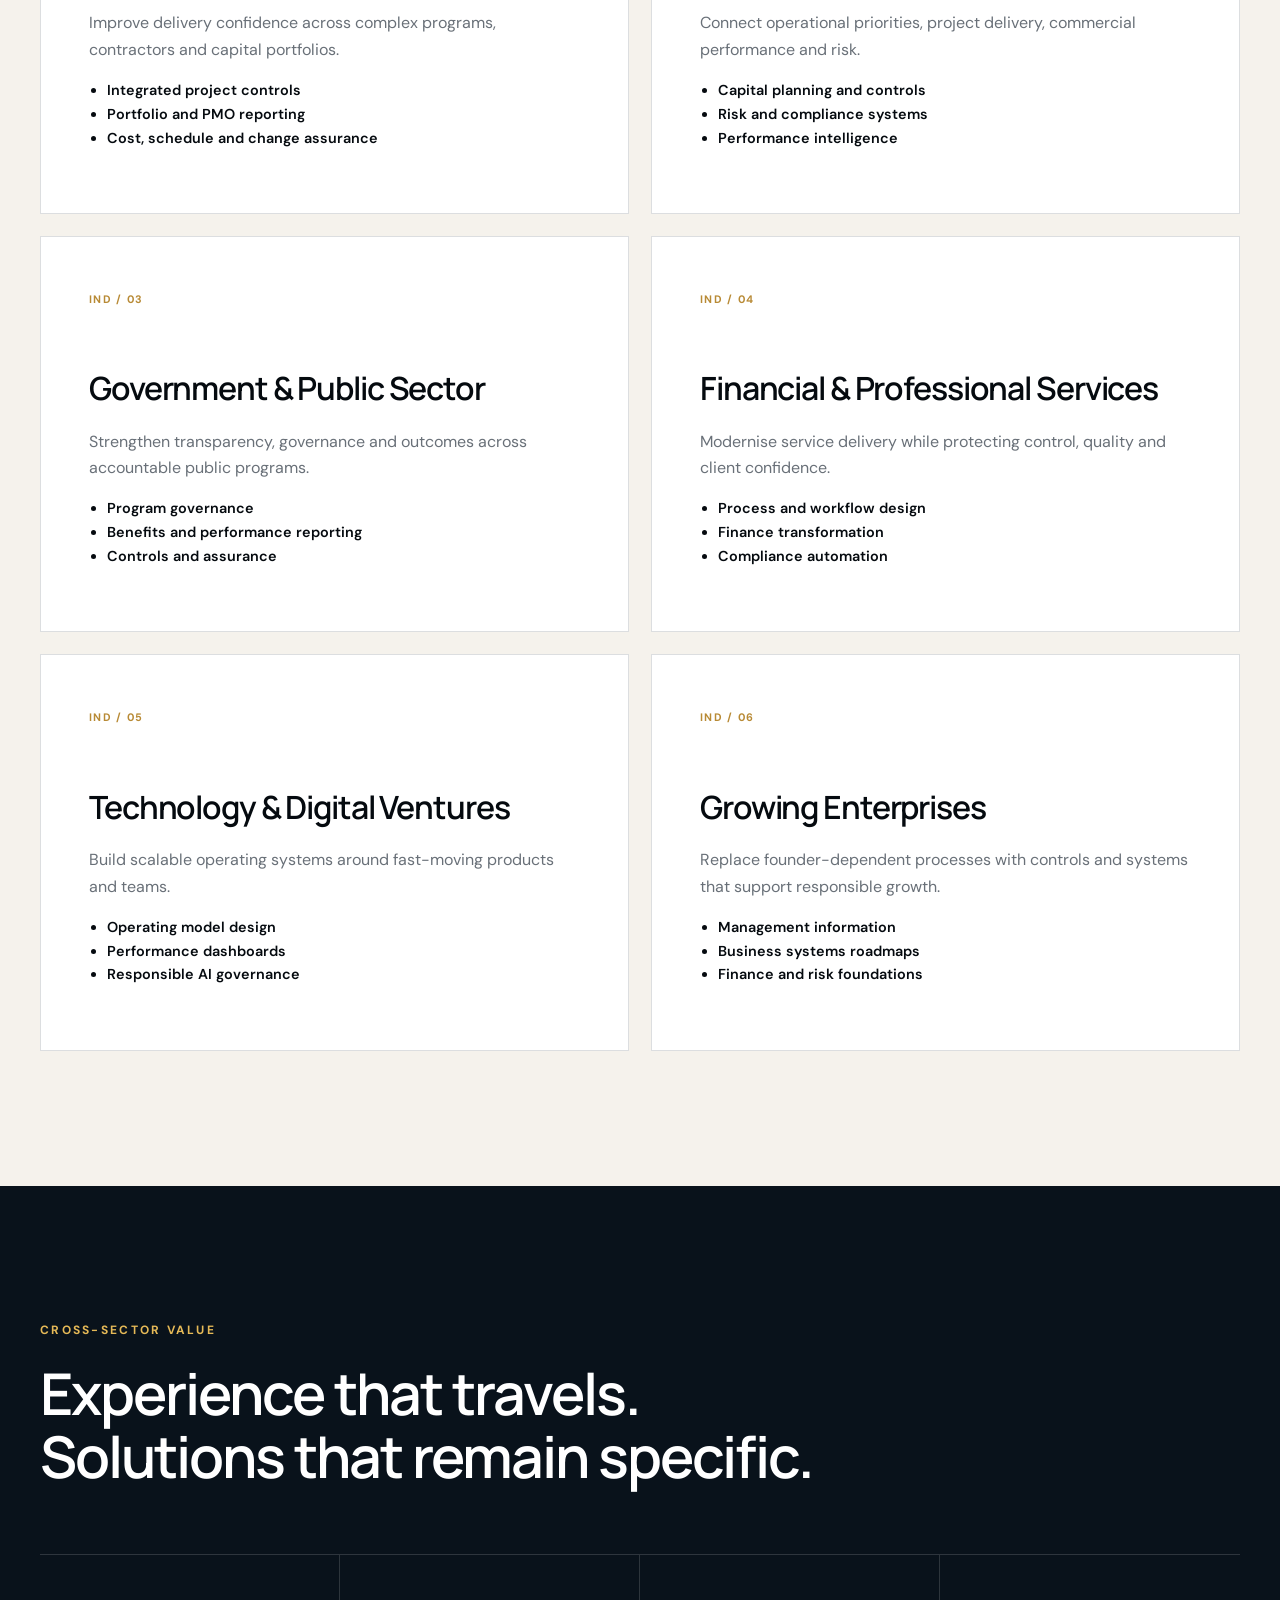
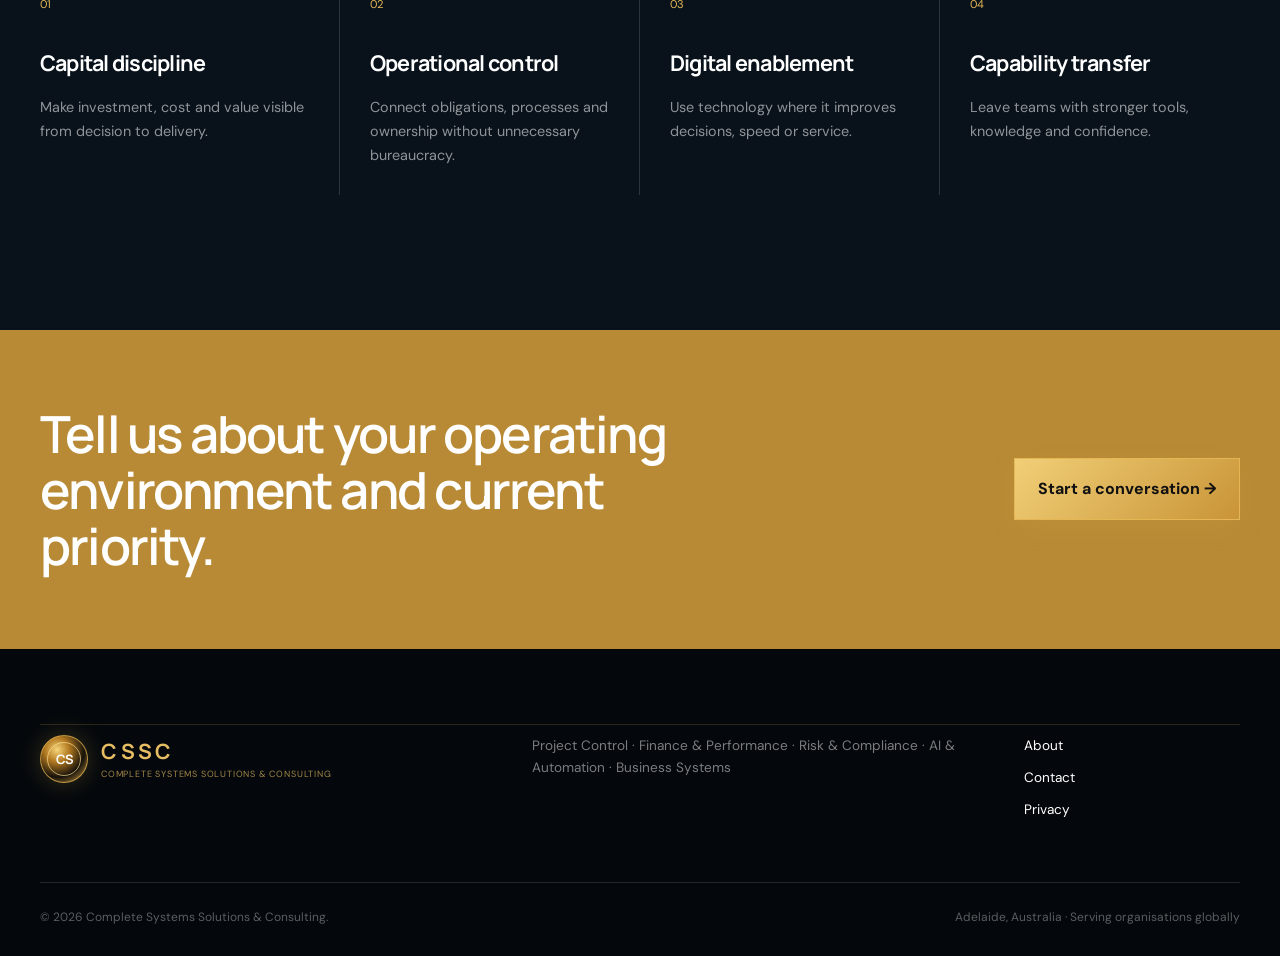
<file: industries.html>
<!doctype html><html lang="en-AU"><head><meta charset="utf-8"><meta name="viewport" content="width=device-width,initial-scale=1"><meta name="theme-color" content="#071923"><meta name="description" content="CSSC provides connected performance solutions for infrastructure, energy, government, professional services and growing enterprises."><link rel="canonical" href="https://completesystemssolutions.com.au/industries.html"><title>Industries | Complete Systems Solutions & Consulting</title><link rel="icon" type="image/svg+xml" href="assets/favicon.svg"><link rel="preconnect" href="https://fonts.googleapis.com"><link rel="preconnect" href="https://fonts.gstatic.com" crossorigin><link href="https://fonts.googleapis.com/css2?family=DM+Sans:wght@400;500;600;700&family=Manrope:wght@500;600;700&display=swap" rel="stylesheet"><link rel="stylesheet" href="styles.css"></head>
<body class="inner-page"><a class="skip-link" href="#main">Skip to content</a><header class="site-header"><div class="container nav-wrap"><a class="brand" href="index.html" aria-label="CSSC home"><span class="brand-mark" aria-hidden="true"><i></i><b>CS</b></span><span class="brand-copy"><strong>CSSC</strong><small>Complete Systems Solutions &amp; Consulting</small></span></a><button class="menu-toggle" type="button" aria-expanded="false" aria-controls="primary-nav"><span></span><span></span><span></span><span class="sr-only">Open menu</span></button><nav class="primary-nav" id="primary-nav" aria-label="Primary navigation"><a href="solutions.html">Solutions</a><a href="products.html">Products</a><a href="industries.html" aria-current="page">Industries</a><a href="about.html">About</a><a href="insights.html">Insights</a><a href="insights.html#academy">Academy</a><a class="button button-small" href="contact.html">Book a Consultation</a></nav></div></header>
<main id="main"><section class="page-hero"><div class="container"><div class="breadcrumb"><a href="index.html">Home</a><span>/</span><span>Industries</span></div><p class="eyebrow">Sector experience</p><h1>Designed for work where complexity matters.</h1><p class="intro">We adapt proven disciplines to the operating realities, accountability requirements and decision cycles of each environment.</p><div class="page-hero-number">03</div></div></section>
<section class="section"><div class="container lead-grid reveal"><p class="lead">Industry context changes the solution. The need for clarity, control and performance does not.</p><div class="body-copy"><p>CSSC works where projects, capital, regulation, operations and technology intersect. We bring cross-sector perspective while respecting the governance, commercial and delivery conditions unique to each client.</p><p>Our role is to translate specialist disciplines into a system that leaders and teams can use every day.</p></div></div></section>
<section class="section detail-band"><div class="container sector-grid">
  <article class="sector-card reveal"><span class="sector-code">IND / 01</span><h2>Infrastructure &amp; Construction</h2><p>Improve delivery confidence across complex programs, contractors and capital portfolios.</p><ul><li>Integrated project controls</li><li>Portfolio and PMO reporting</li><li>Cost, schedule and change assurance</li></ul></article>
  <article class="sector-card reveal"><span class="sector-code">IND / 02</span><h2>Energy &amp; Resources</h2><p>Connect operational priorities, project delivery, commercial performance and risk.</p><ul><li>Capital planning and controls</li><li>Risk and compliance systems</li><li>Performance intelligence</li></ul></article>
  <article class="sector-card reveal"><span class="sector-code">IND / 03</span><h2>Government &amp; Public Sector</h2><p>Strengthen transparency, governance and outcomes across accountable public programs.</p><ul><li>Program governance</li><li>Benefits and performance reporting</li><li>Controls and assurance</li></ul></article>
  <article class="sector-card reveal"><span class="sector-code">IND / 04</span><h2>Financial &amp; Professional Services</h2><p>Modernise service delivery while protecting control, quality and client confidence.</p><ul><li>Process and workflow design</li><li>Finance transformation</li><li>Compliance automation</li></ul></article>
  <article class="sector-card reveal"><span class="sector-code">IND / 05</span><h2>Technology &amp; Digital Ventures</h2><p>Build scalable operating systems around fast-moving products and teams.</p><ul><li>Operating model design</li><li>Performance dashboards</li><li>Responsible AI governance</li></ul></article>
  <article class="sector-card reveal"><span class="sector-code">IND / 06</span><h2>Growing Enterprises</h2><p>Replace founder-dependent processes with controls and systems that support responsible growth.</p><ul><li>Management information</li><li>Business systems roadmaps</li><li>Finance and risk foundations</li></ul></article>
</div></section>
<section class="section process"><div class="container"><p class="eyebrow">Cross-sector value</p><h2>Experience that travels.<br>Solutions that remain specific.</h2><div class="process-grid"><article class="process-step reveal"><span>01</span><h3>Capital discipline</h3><p>Make investment, cost and value visible from decision to delivery.</p></article><article class="process-step reveal"><span>02</span><h3>Operational control</h3><p>Connect obligations, processes and ownership without unnecessary bureaucracy.</p></article><article class="process-step reveal"><span>03</span><h3>Digital enablement</h3><p>Use technology where it improves decisions, speed or service.</p></article><article class="process-step reveal"><span>04</span><h3>Capability transfer</h3><p>Leave teams with stronger tools, knowledge and confidence.</p></article></div></div></section>
<section class="mini-cta"><div class="container"><h2>Tell us about your operating environment and current priority.</h2><a class="button button-light" href="contact.html">Start a conversation →</a></div></section></main>
<footer><div class="container footer-grid"><a class="brand footer-brand" href="index.html"><span class="brand-mark" aria-hidden="true"><i></i><b>CS</b></span><span class="brand-copy"><strong>CSSC</strong><small>Complete Systems Solutions &amp; Consulting</small></span></a><p>Project Control · Finance &amp; Performance · Risk &amp; Compliance · AI &amp; Automation · Business Systems</p><div><a href="about.html">About</a><a href="contact.html">Contact</a><a href="privacy.html">Privacy</a></div></div><div class="container footer-bottom"><span>© <span id="year"></span> Complete Systems Solutions &amp; Consulting.</span><span>Adelaide, Australia · Serving organisations globally</span></div></footer><script src="script.js"></script></body></html>
</file>
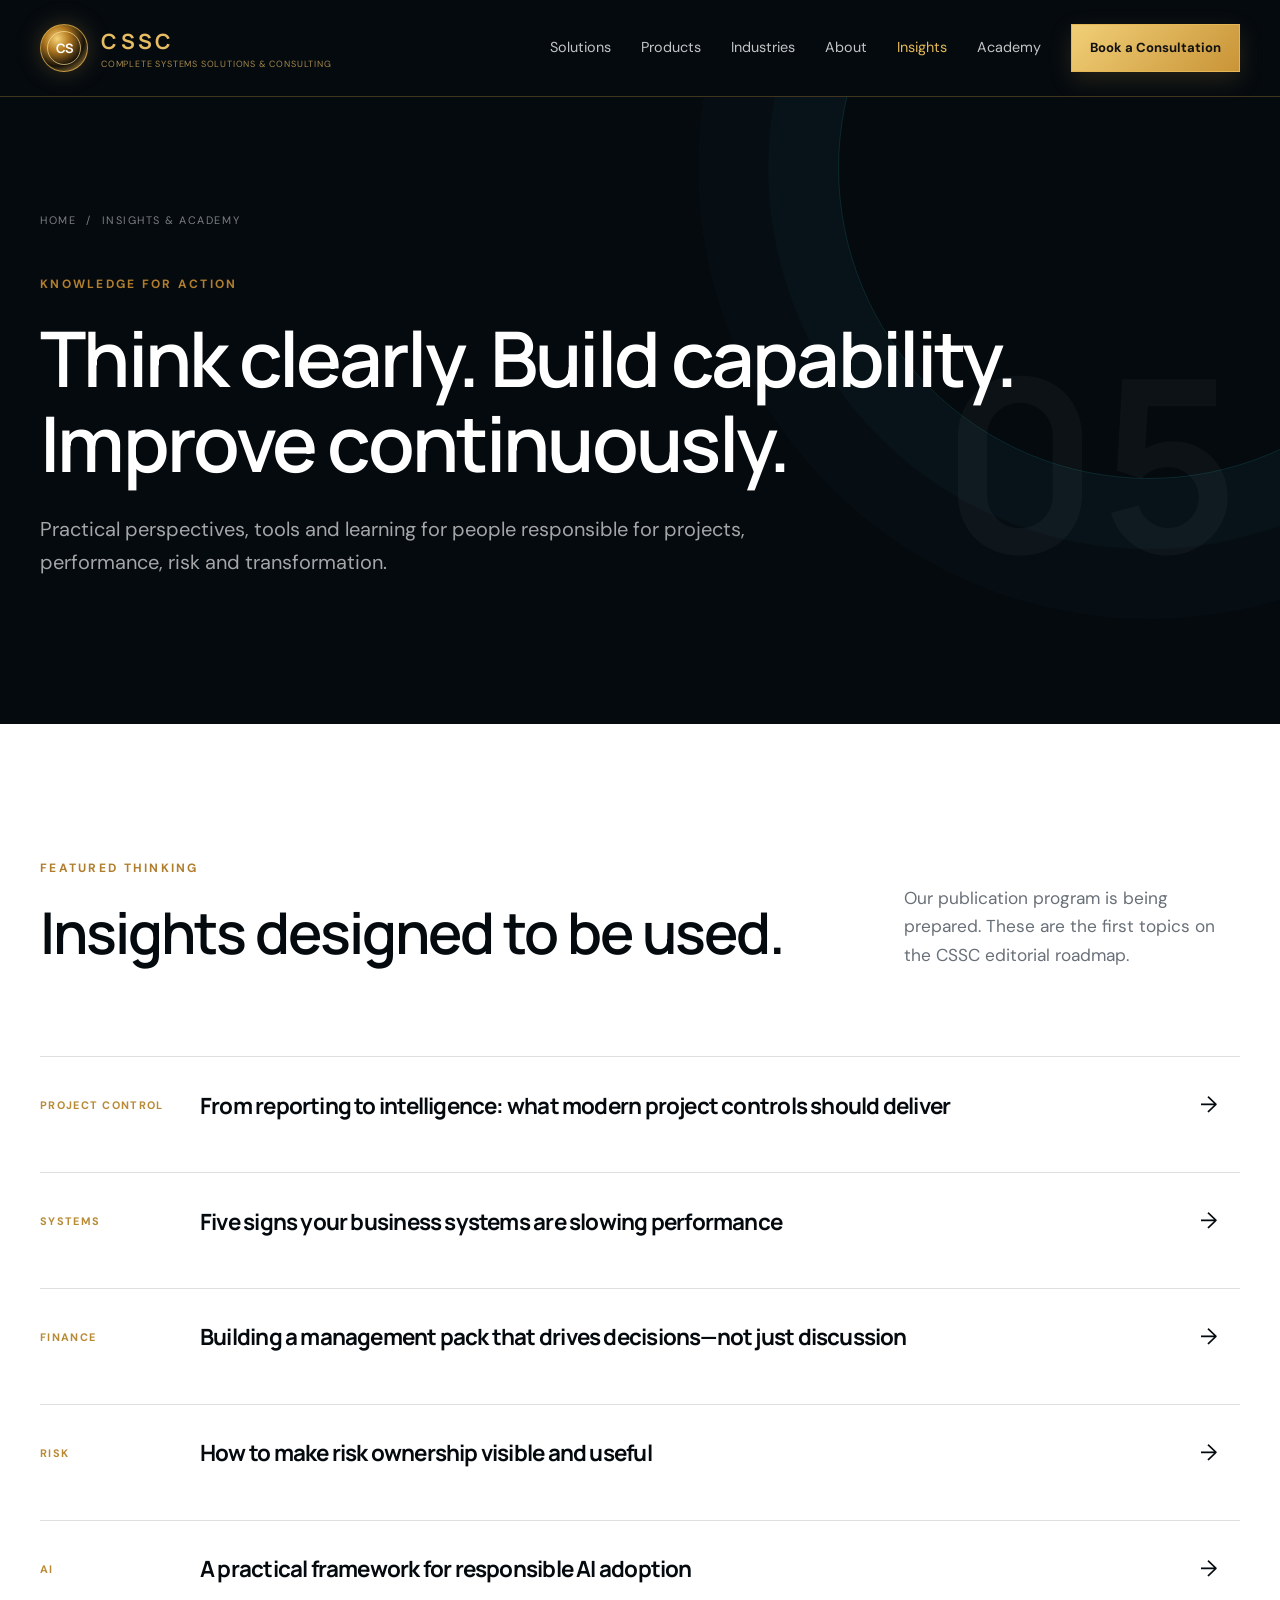
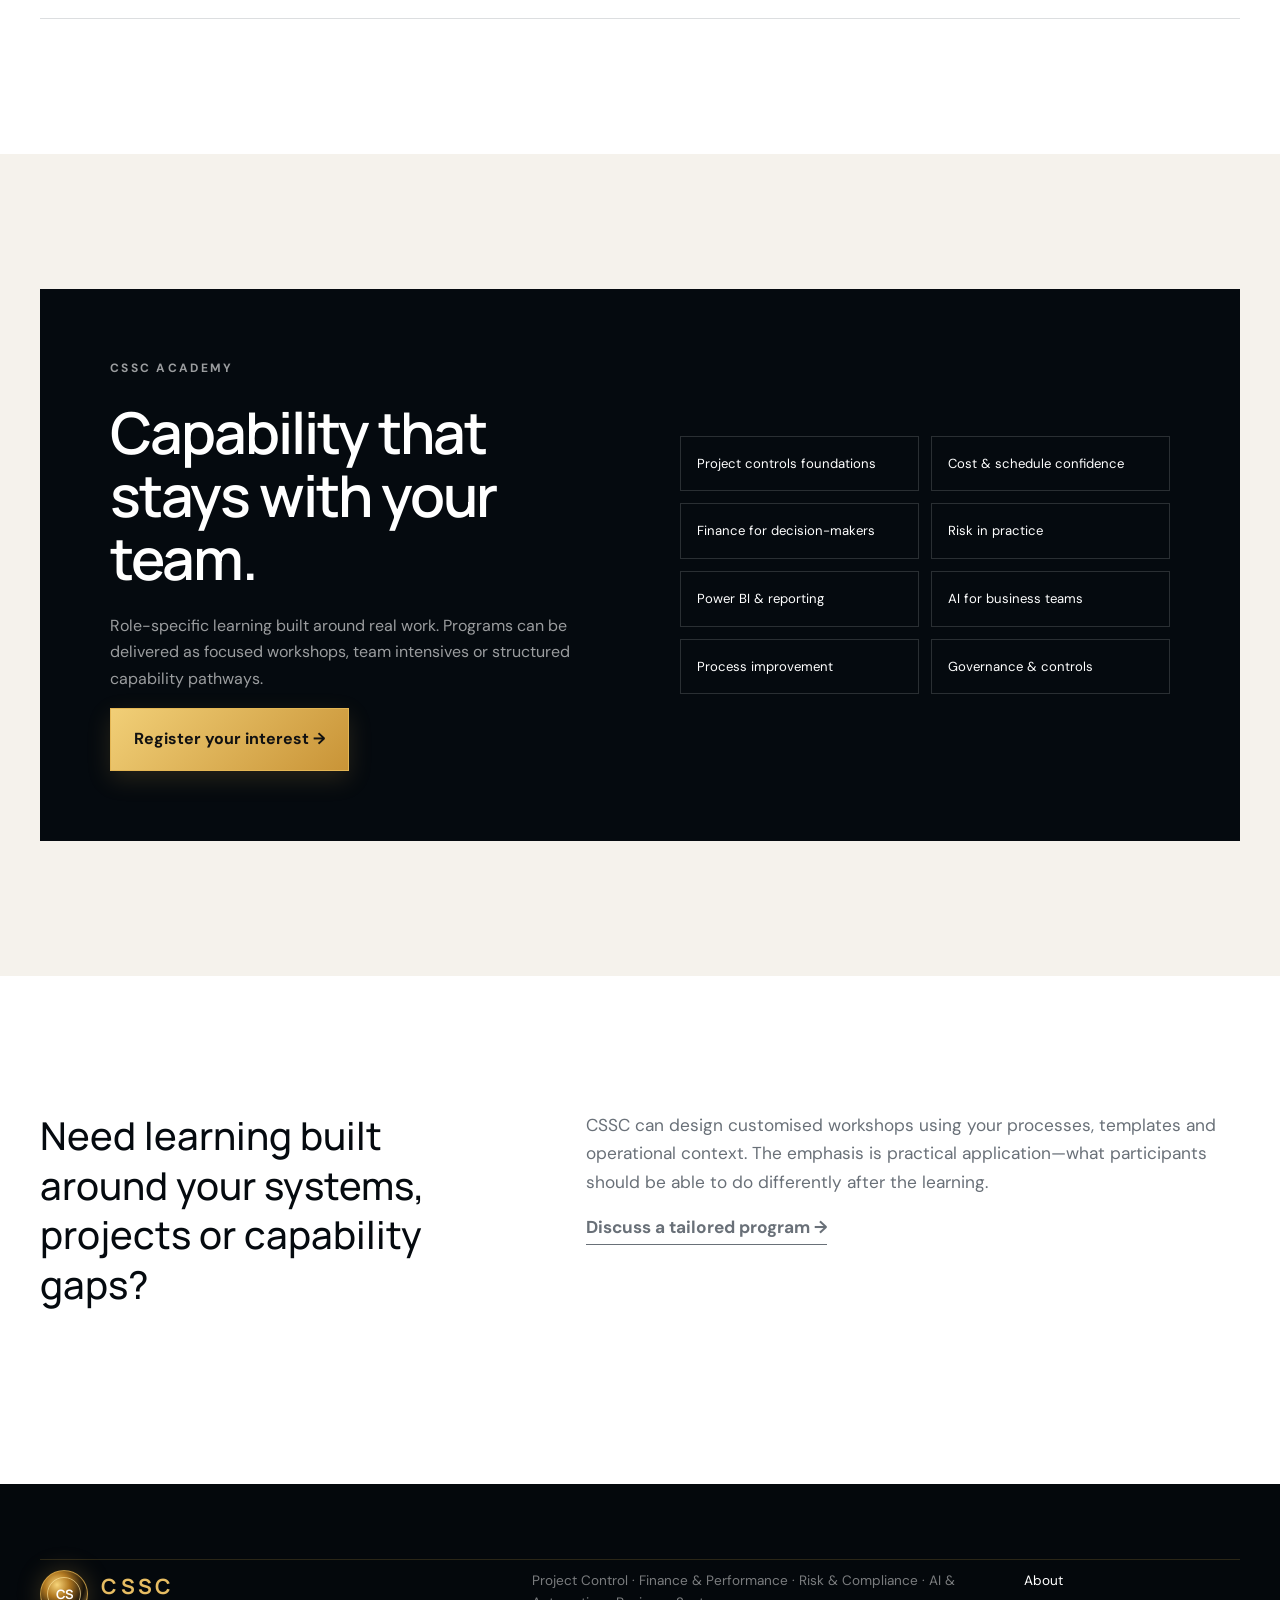
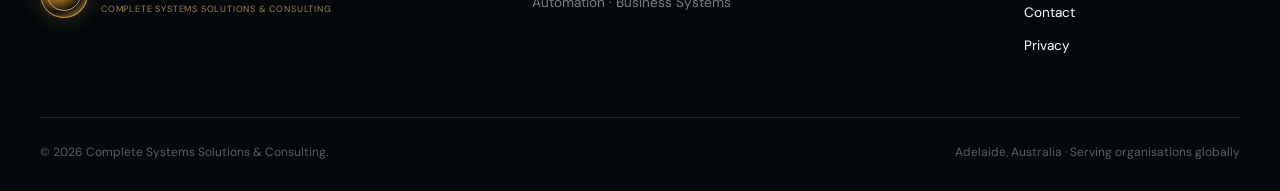
<file: insights.html>
<!doctype html><html lang="en-AU"><head><meta charset="utf-8"><meta name="viewport" content="width=device-width,initial-scale=1"><meta name="theme-color" content="#071923"><meta name="description" content="Practical CSSC insights and learning across project controls, finance, risk, AI and business systems."><link rel="canonical" href="https://completesystemssolutions.com.au/insights.html"><title>Insights & Academy | CSSC</title><link rel="icon" type="image/svg+xml" href="assets/favicon.svg"><link rel="preconnect" href="https://fonts.googleapis.com"><link rel="preconnect" href="https://fonts.gstatic.com" crossorigin><link href="https://fonts.googleapis.com/css2?family=DM+Sans:wght@400;500;600;700&family=Manrope:wght@500;600;700&display=swap" rel="stylesheet"><link rel="stylesheet" href="styles.css"></head>
<body class="inner-page"><a class="skip-link" href="#main">Skip to content</a><header class="site-header"><div class="container nav-wrap"><a class="brand" href="index.html" aria-label="CSSC home"><span class="brand-mark" aria-hidden="true"><i></i><b>CS</b></span><span class="brand-copy"><strong>CSSC</strong><small>Complete Systems Solutions &amp; Consulting</small></span></a><button class="menu-toggle" type="button" aria-expanded="false" aria-controls="primary-nav"><span></span><span></span><span></span><span class="sr-only">Open menu</span></button><nav class="primary-nav" id="primary-nav" aria-label="Primary navigation"><a href="solutions.html">Solutions</a><a href="products.html">Products</a><a href="industries.html">Industries</a><a href="about.html">About</a><a href="insights.html" aria-current="page">Insights</a><a href="insights.html#academy">Academy</a><a class="button button-small" href="contact.html">Book a Consultation</a></nav></div></header>
<main id="main"><section class="page-hero"><div class="container"><div class="breadcrumb"><a href="index.html">Home</a><span>/</span><span>Insights &amp; Academy</span></div><p class="eyebrow">Knowledge for action</p><h1>Think clearly. Build capability. Improve continuously.</h1><p class="intro">Practical perspectives, tools and learning for people responsible for projects, performance, risk and transformation.</p><div class="page-hero-number">05</div></div></section>
<section class="section"><div class="container"><div class="section-heading reveal"><div><p class="eyebrow">Featured thinking</p><h2>Insights designed to be used.</h2></div><p>Our publication program is being prepared. These are the first topics on the CSSC editorial roadmap.</p></div><div class="article-list">
  <article class="article-row reveal"><span>Project Control</span><h3>From reporting to intelligence: what modern project controls should deliver</h3><a href="mailto:hello@completesystemssolutions.com.au?subject=CSSC%20Project%20Controls%20Guide">→</a></article>
  <article class="article-row reveal"><span>Systems</span><h3>Five signs your business systems are slowing performance</h3><a href="mailto:hello@completesystemssolutions.com.au?subject=CSSC%20Business%20Systems%20Insight">→</a></article>
  <article class="article-row reveal"><span>Finance</span><h3>Building a management pack that drives decisions—not just discussion</h3><a href="mailto:hello@completesystemssolutions.com.au?subject=CSSC%20Management%20Reporting%20Guide">→</a></article>
  <article class="article-row reveal"><span>Risk</span><h3>How to make risk ownership visible and useful</h3><a href="mailto:hello@completesystemssolutions.com.au?subject=CSSC%20Risk%20Guide">→</a></article>
  <article class="article-row reveal"><span>AI</span><h3>A practical framework for responsible AI adoption</h3><a href="mailto:hello@completesystemssolutions.com.au?subject=CSSC%20Responsible%20AI%20Guide">→</a></article>
</div></div></section>
<section class="section detail-band" id="academy"><div class="container"><div class="academy-panel reveal"><div><p class="eyebrow">CSSC Academy</p><h2>Capability that stays with your team.</h2><p>Role-specific learning built around real work. Programs can be delivered as focused workshops, team intensives or structured capability pathways.</p><a class="button" href="mailto:hello@completesystemssolutions.com.au?subject=CSSC%20Academy%20Enquiry">Register your interest →</a></div><div class="academy-topics"><span>Project controls foundations</span><span>Cost &amp; schedule confidence</span><span>Finance for decision-makers</span><span>Risk in practice</span><span>Power BI &amp; reporting</span><span>AI for business teams</span><span>Process improvement</span><span>Governance &amp; controls</span></div></div></div></section>
<section class="section"><div class="container lead-grid reveal"><p class="lead">Need learning built around your systems, projects or capability gaps?</p><div class="body-copy"><p>CSSC can design customised workshops using your processes, templates and operational context. The emphasis is practical application—what participants should be able to do differently after the learning.</p><a class="text-link" href="contact.html">Discuss a tailored program →</a></div></div></section></main>
<footer><div class="container footer-grid"><a class="brand footer-brand" href="index.html"><span class="brand-mark" aria-hidden="true"><i></i><b>CS</b></span><span class="brand-copy"><strong>CSSC</strong><small>Complete Systems Solutions &amp; Consulting</small></span></a><p>Project Control · Finance &amp; Performance · Risk &amp; Compliance · AI &amp; Automation · Business Systems</p><div><a href="about.html">About</a><a href="contact.html">Contact</a><a href="privacy.html">Privacy</a></div></div><div class="container footer-bottom"><span>© <span id="year"></span> Complete Systems Solutions &amp; Consulting.</span><span>Adelaide, Australia · Serving organisations globally</span></div></footer><script src="script.js"></script></body></html>
</file>
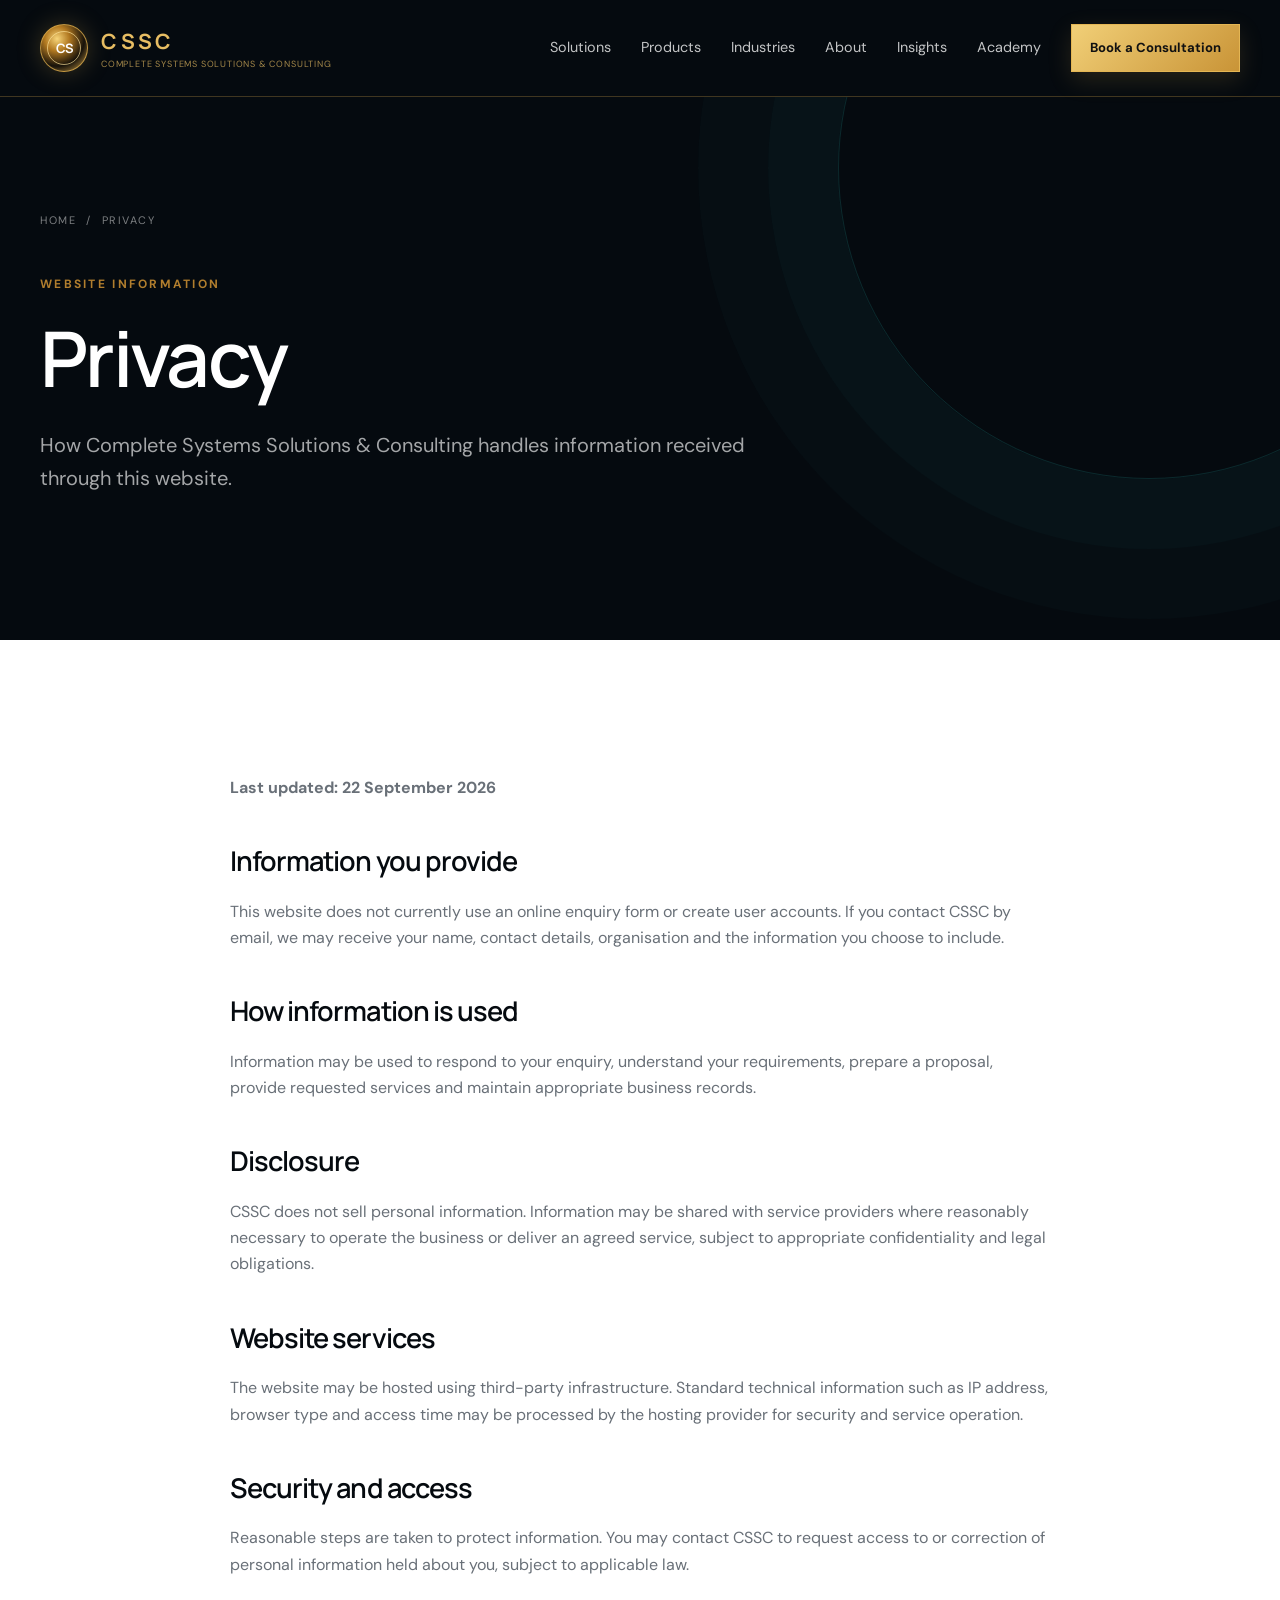
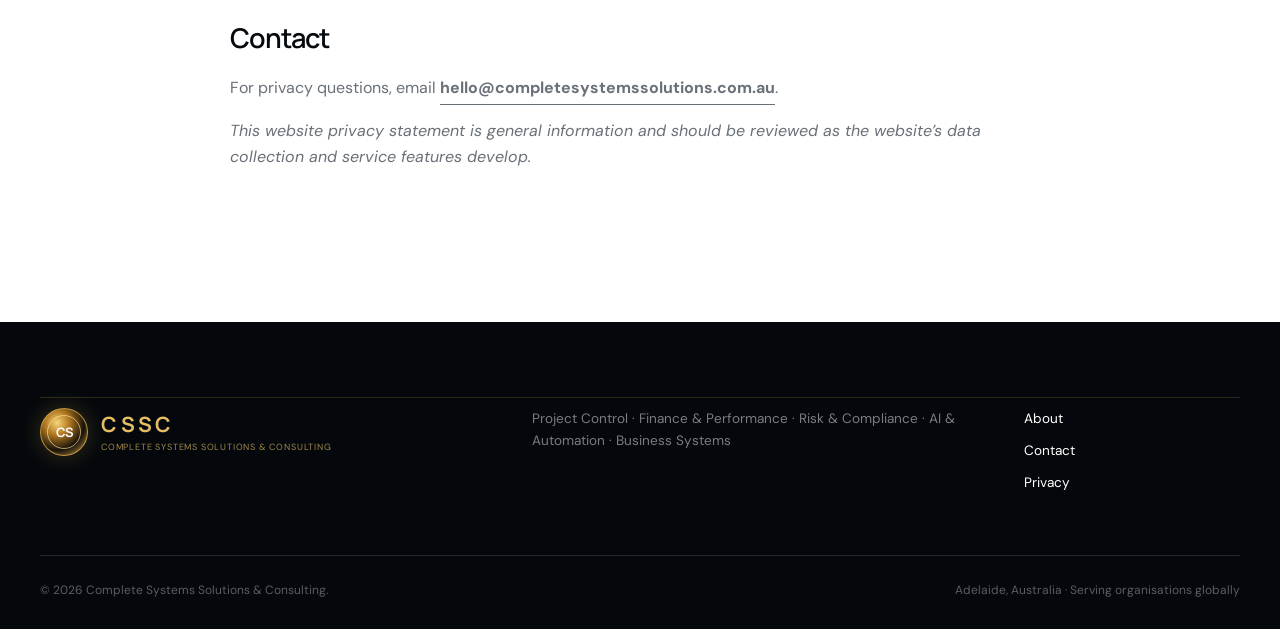
<file: privacy.html>
<!doctype html><html lang="en-AU"><head><meta charset="utf-8"><meta name="viewport" content="width=device-width,initial-scale=1"><meta name="theme-color" content="#071923"><meta name="description" content="CSSC website privacy information."><link rel="canonical" href="https://completesystemssolutions.com.au/privacy.html"><title>Privacy | CSSC</title><link rel="icon" type="image/svg+xml" href="assets/favicon.svg"><link rel="preconnect" href="https://fonts.googleapis.com"><link rel="preconnect" href="https://fonts.gstatic.com" crossorigin><link href="https://fonts.googleapis.com/css2?family=DM+Sans:wght@400;500;600;700&family=Manrope:wght@500;600;700&display=swap" rel="stylesheet"><link rel="stylesheet" href="styles.css"></head>
<body class="inner-page"><a class="skip-link" href="#main">Skip to content</a><header class="site-header"><div class="container nav-wrap"><a class="brand" href="index.html" aria-label="CSSC home"><span class="brand-mark" aria-hidden="true"><i></i><b>CS</b></span><span class="brand-copy"><strong>CSSC</strong><small>Complete Systems Solutions &amp; Consulting</small></span></a><button class="menu-toggle" type="button" aria-expanded="false" aria-controls="primary-nav"><span></span><span></span><span></span><span class="sr-only">Open menu</span></button><nav class="primary-nav" id="primary-nav" aria-label="Primary navigation"><a href="solutions.html">Solutions</a><a href="products.html">Products</a><a href="industries.html">Industries</a><a href="about.html">About</a><a href="insights.html">Insights</a><a href="insights.html#academy">Academy</a><a class="button button-small" href="contact.html">Book a Consultation</a></nav></div></header>
<main id="main"><section class="page-hero"><div class="container"><div class="breadcrumb"><a href="index.html">Home</a><span>/</span><span>Privacy</span></div><p class="eyebrow">Website information</p><h1>Privacy</h1><p class="intro">How Complete Systems Solutions &amp; Consulting handles information received through this website.</p></div></section><section class="section"><div class="container legal-copy"><p><strong>Last updated: 22 September 2026</strong></p><h2>Information you provide</h2><p>This website does not currently use an online enquiry form or create user accounts. If you contact CSSC by email, we may receive your name, contact details, organisation and the information you choose to include.</p><h2>How information is used</h2><p>Information may be used to respond to your enquiry, understand your requirements, prepare a proposal, provide requested services and maintain appropriate business records.</p><h2>Disclosure</h2><p>CSSC does not sell personal information. Information may be shared with service providers where reasonably necessary to operate the business or deliver an agreed service, subject to appropriate confidentiality and legal obligations.</p><h2>Website services</h2><p>The website may be hosted using third-party infrastructure. Standard technical information such as IP address, browser type and access time may be processed by the hosting provider for security and service operation.</p><h2>Security and access</h2><p>Reasonable steps are taken to protect information. You may contact CSSC to request access to or correction of personal information held about you, subject to applicable law.</p><h2>Contact</h2><p>For privacy questions, email <a class="text-link" href="mailto:hello@completesystemssolutions.com.au?subject=Privacy%20Enquiry">hello@completesystemssolutions.com.au</a>.</p><p><em>This website privacy statement is general information and should be reviewed as the website’s data collection and service features develop.</em></p></div></section></main>
<footer><div class="container footer-grid"><a class="brand footer-brand" href="index.html"><span class="brand-mark" aria-hidden="true"><i></i><b>CS</b></span><span class="brand-copy"><strong>CSSC</strong><small>Complete Systems Solutions &amp; Consulting</small></span></a><p>Project Control · Finance &amp; Performance · Risk &amp; Compliance · AI &amp; Automation · Business Systems</p><div><a href="about.html">About</a><a href="contact.html">Contact</a><a href="privacy.html">Privacy</a></div></div><div class="container footer-bottom"><span>© <span id="year"></span> Complete Systems Solutions &amp; Consulting.</span><span>Adelaide, Australia · Serving organisations globally</span></div></footer><script src="script.js"></script></body></html>
</file>
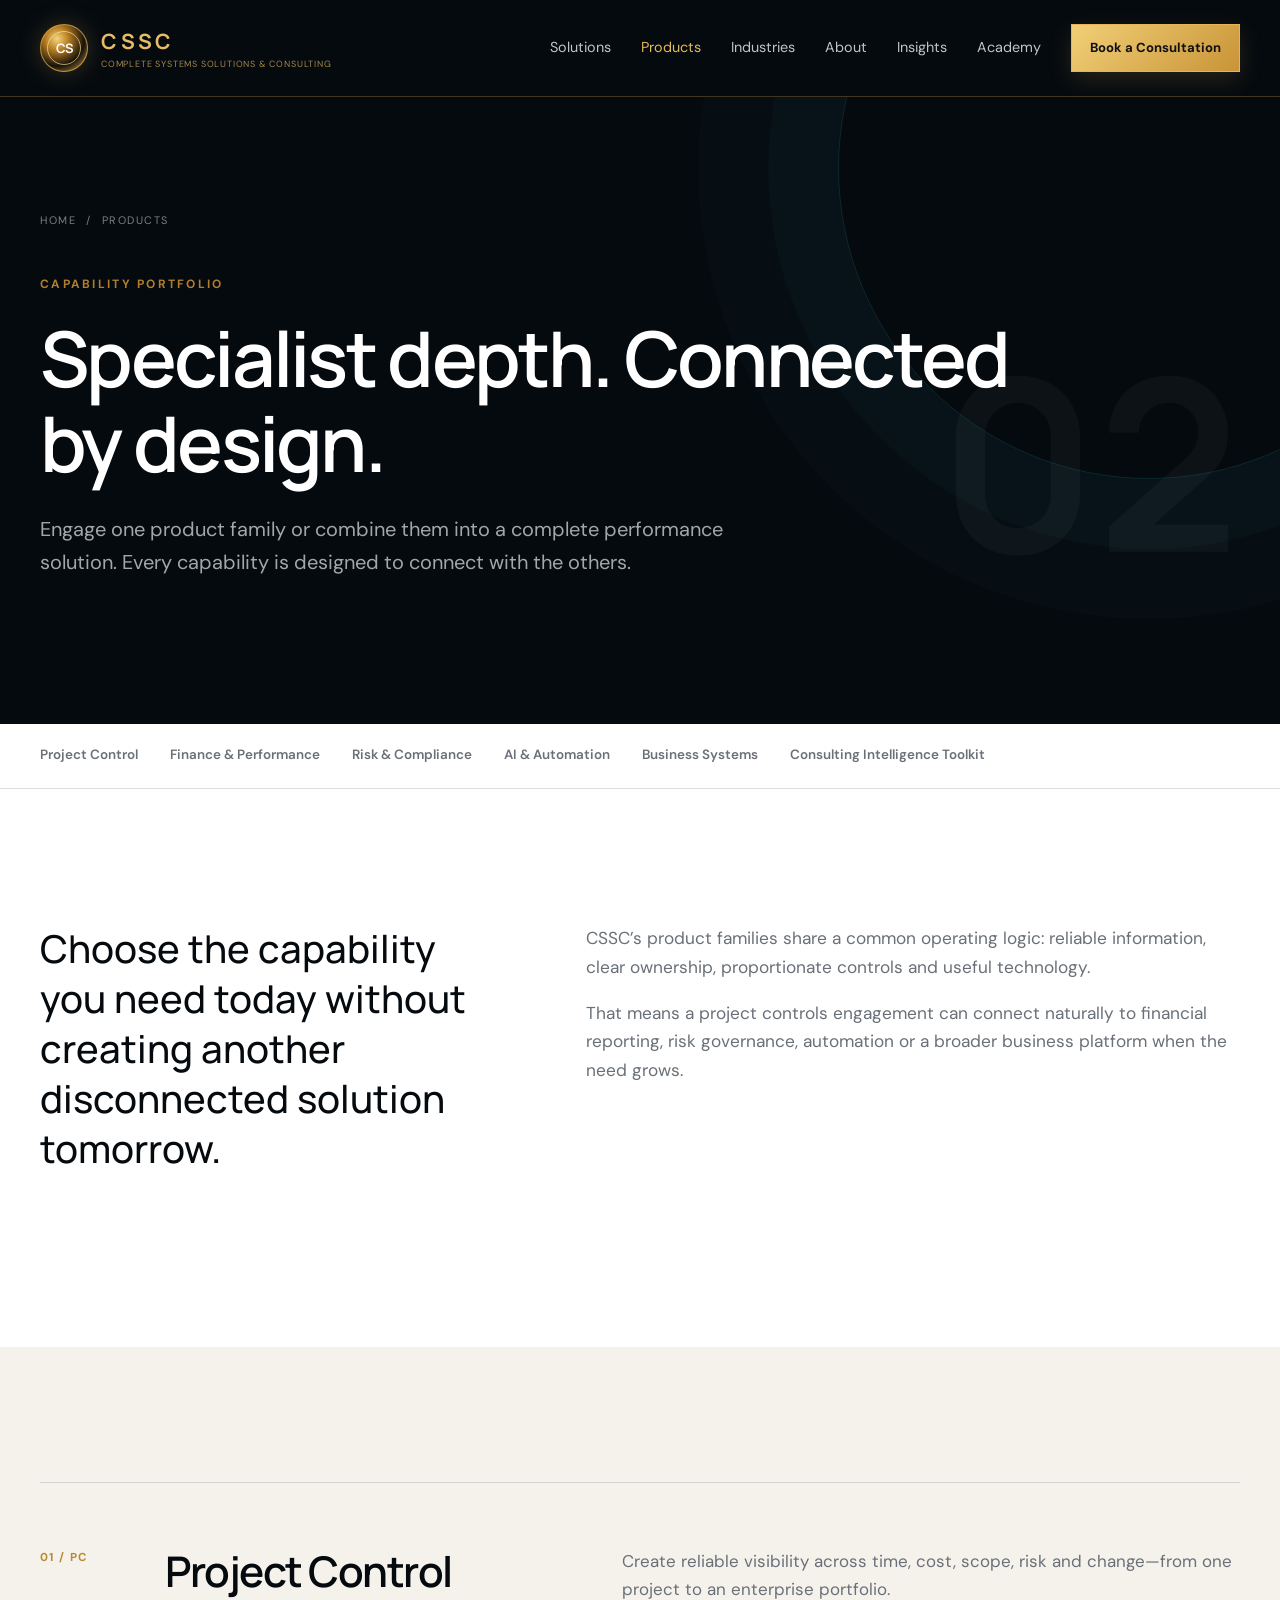
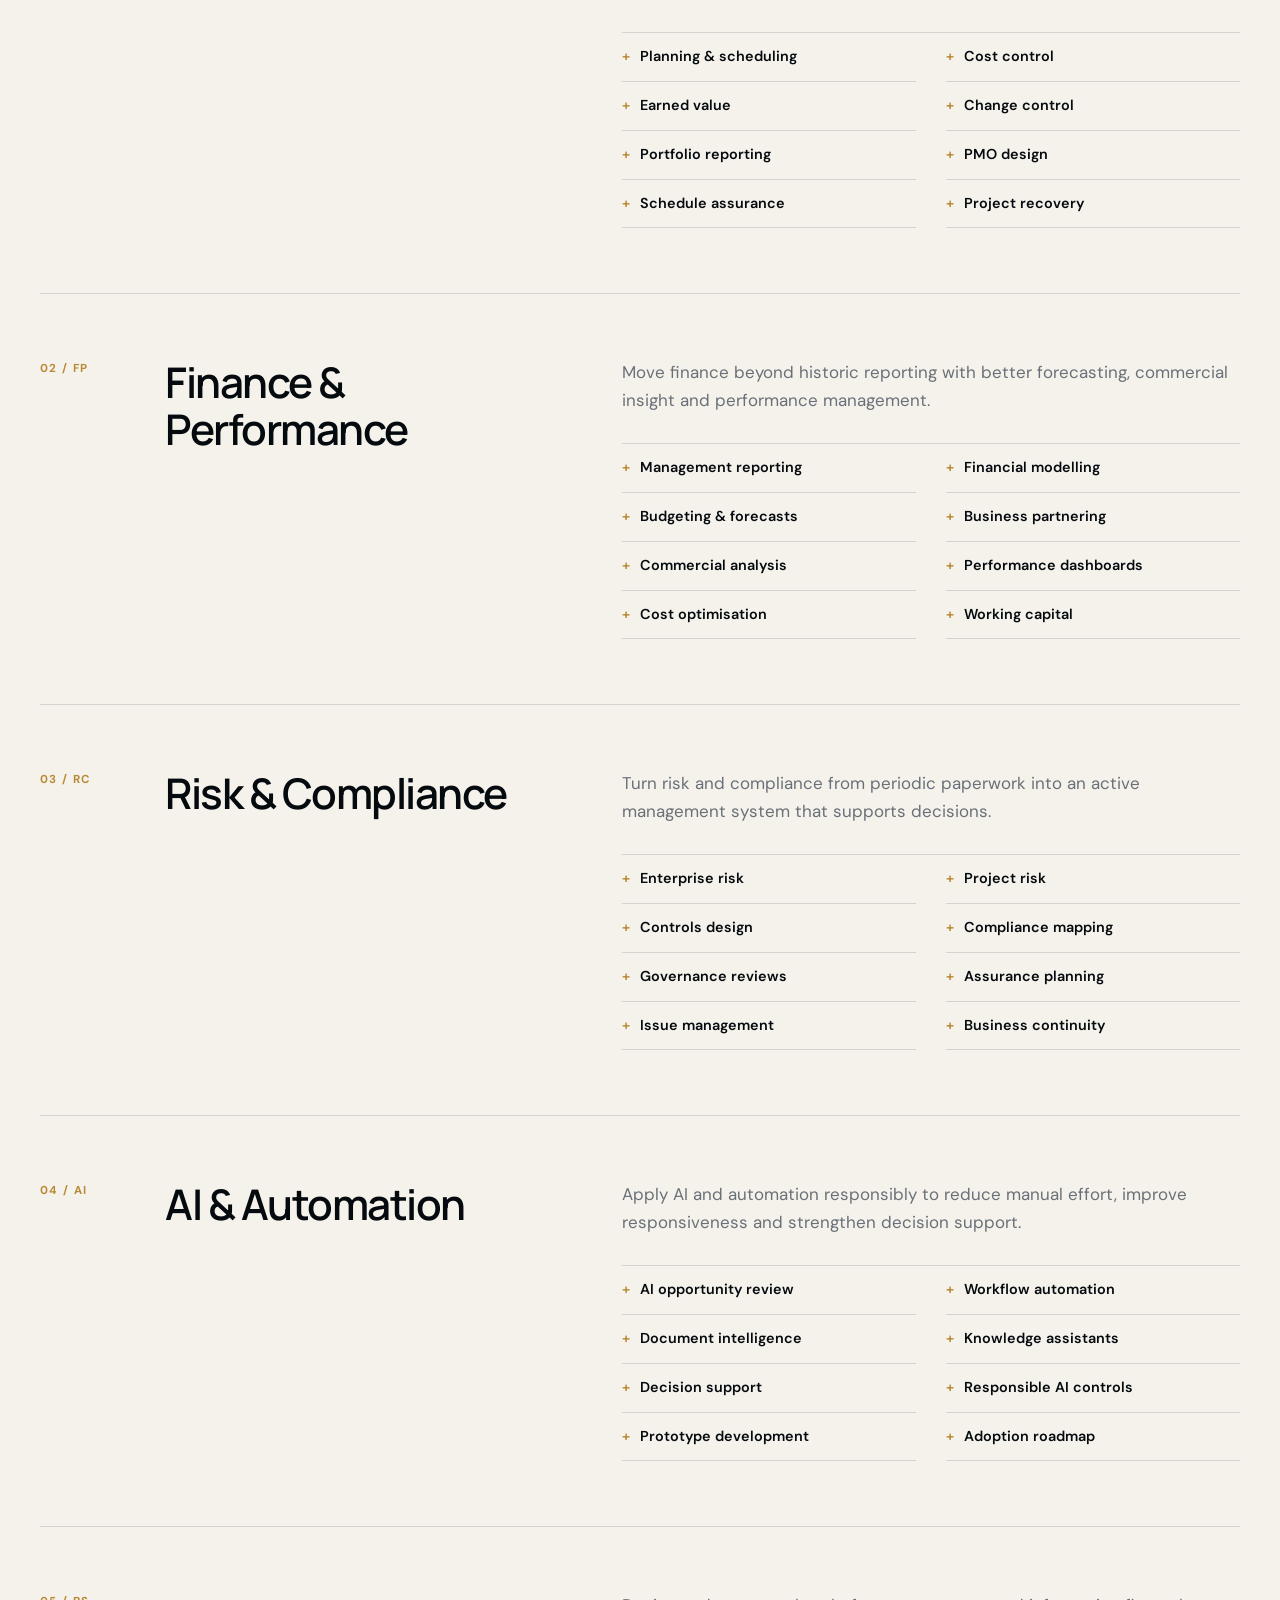
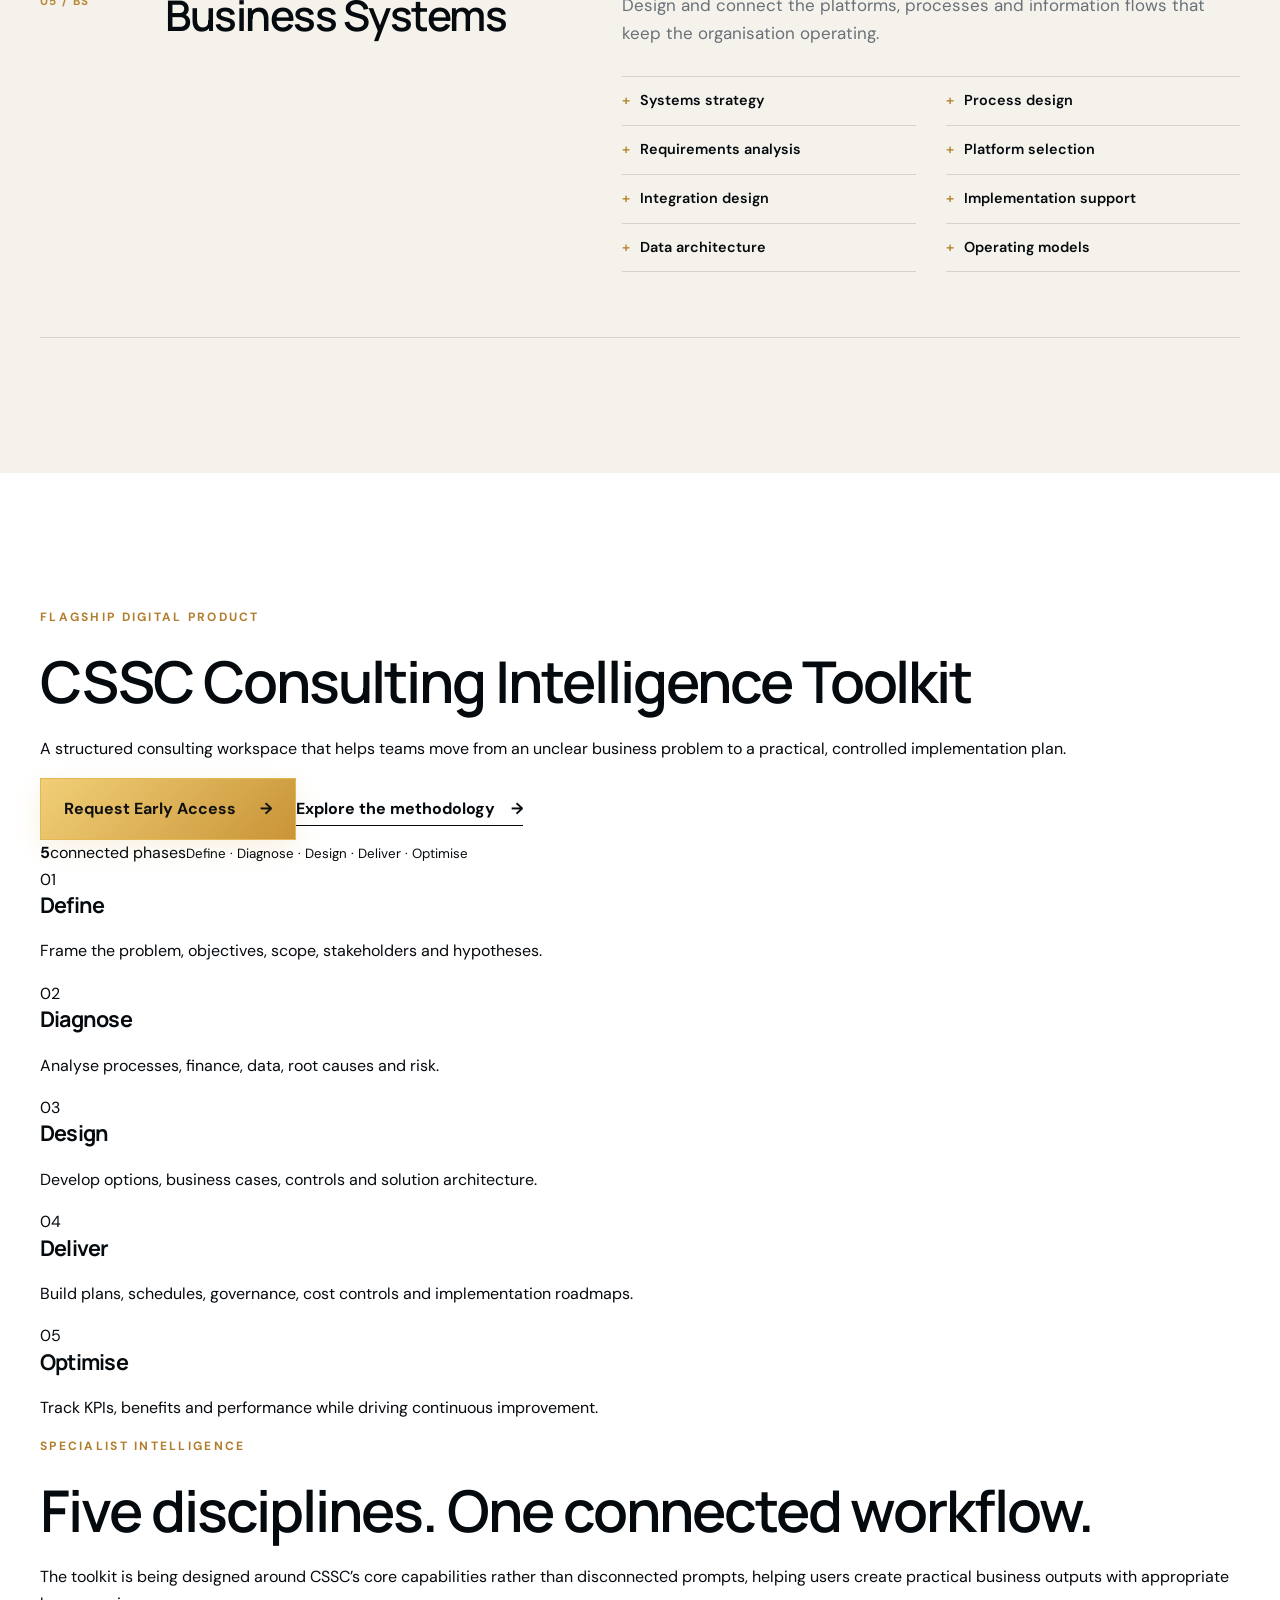
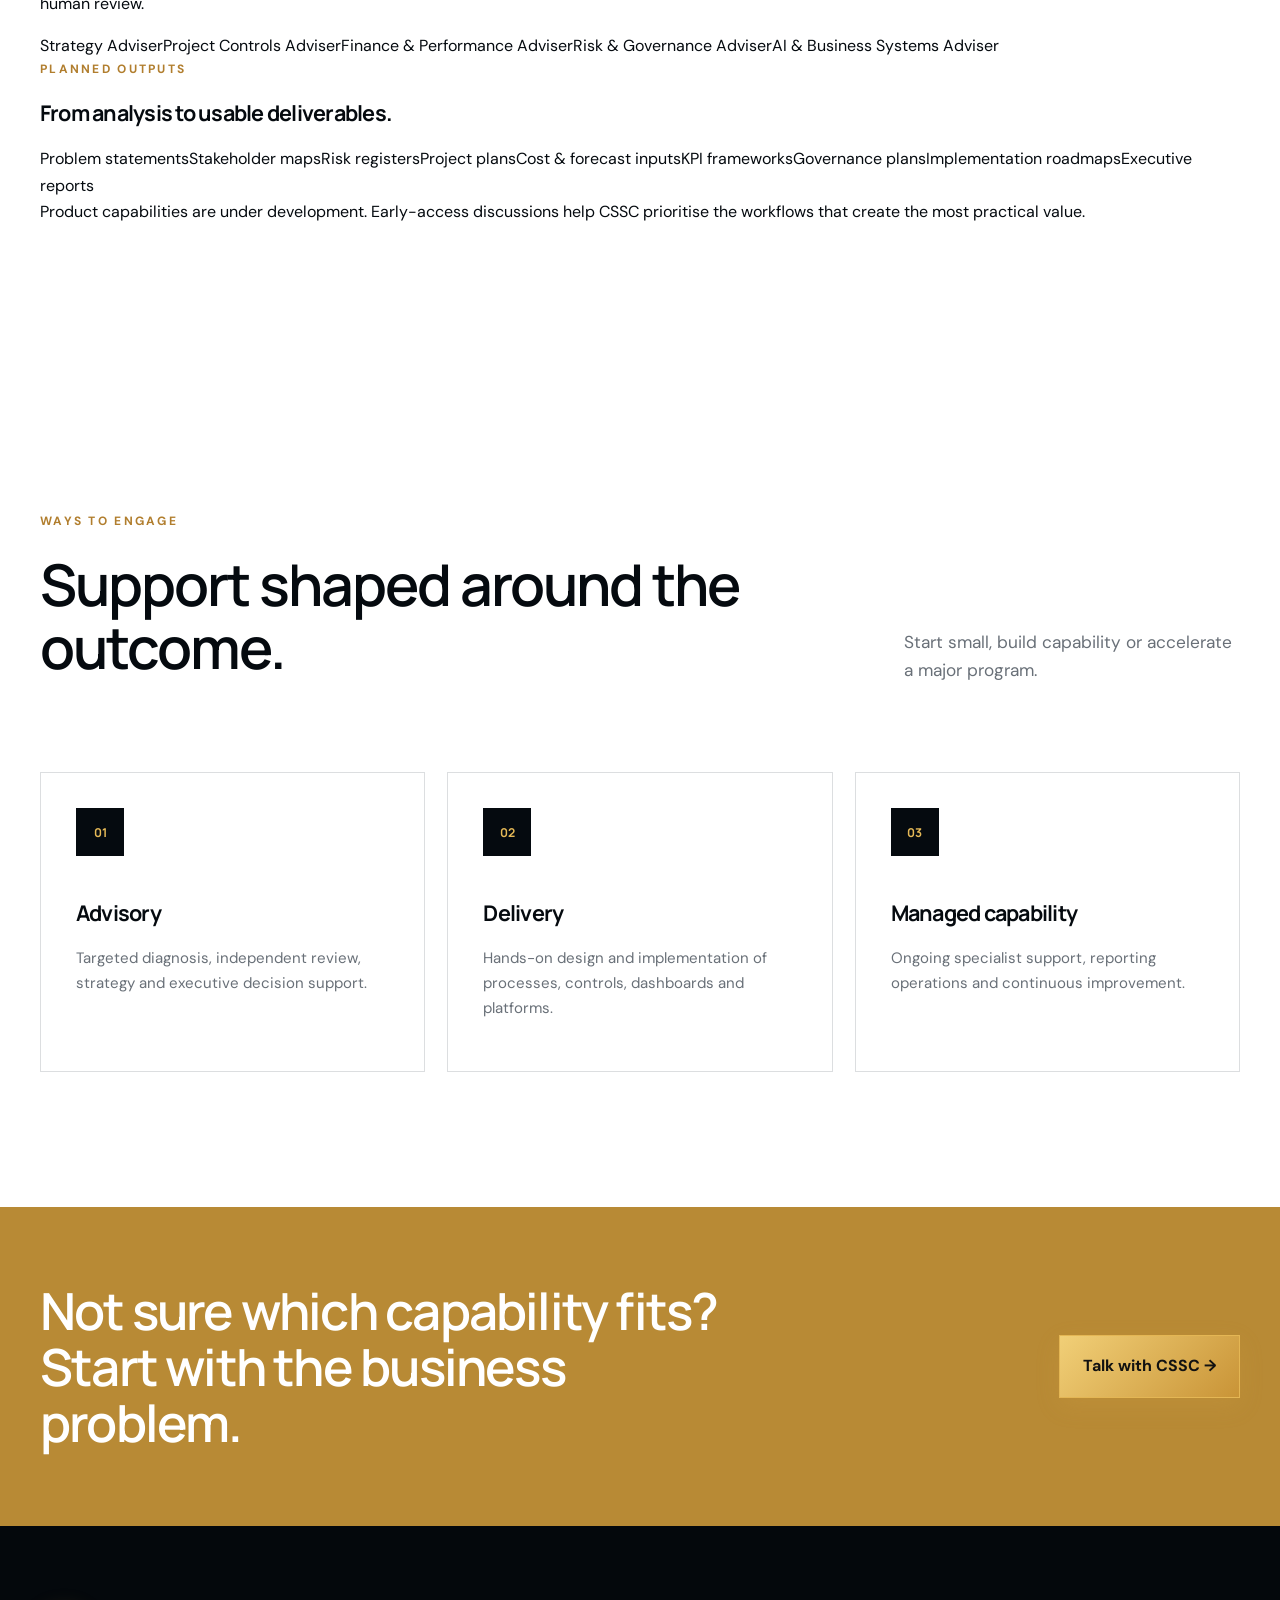
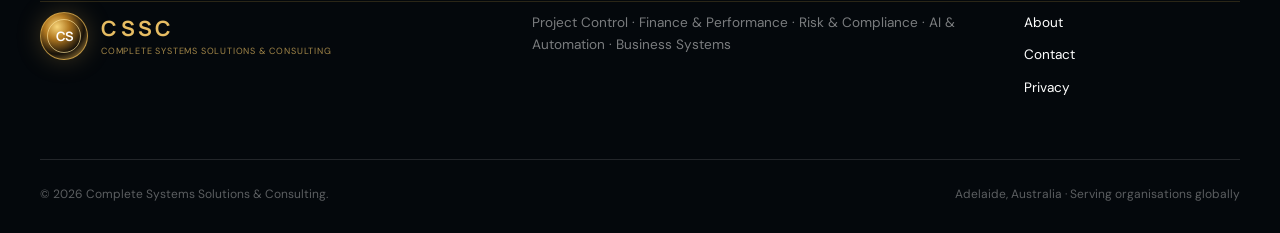
<file: products.html>
<!doctype html><html lang="en-AU"><head><meta charset="utf-8"><meta name="viewport" content="width=device-width,initial-scale=1"><meta name="theme-color" content="#071923"><meta name="description" content="Explore CSSC product families: Project Control, Finance & Performance, Risk & Compliance, AI & Automation and Business Systems."><link rel="canonical" href="https://completesystemssolutions.com.au/products.html"><title>Products & Capabilities | CSSC</title><link rel="icon" type="image/svg+xml" href="assets/favicon.svg"><link rel="preconnect" href="https://fonts.googleapis.com"><link rel="preconnect" href="https://fonts.gstatic.com" crossorigin><link href="https://fonts.googleapis.com/css2?family=DM+Sans:wght@400;500;600;700&family=Manrope:wght@500;600;700&display=swap" rel="stylesheet"><link rel="stylesheet" href="styles.css"></head>
<body class="inner-page"><a class="skip-link" href="#main">Skip to content</a><header class="site-header" id="top"><div class="container nav-wrap"><a class="brand" href="index.html" aria-label="CSSC home"><span class="brand-mark" aria-hidden="true"><i></i><b>CS</b></span><span class="brand-copy"><strong>CSSC</strong><small>Complete Systems Solutions &amp; Consulting</small></span></a><button class="menu-toggle" type="button" aria-expanded="false" aria-controls="primary-nav"><span></span><span></span><span></span><span class="sr-only">Open menu</span></button><nav class="primary-nav" id="primary-nav" aria-label="Primary navigation"><a href="solutions.html">Solutions</a><a href="products.html" aria-current="page">Products</a><a href="industries.html">Industries</a><a href="about.html">About</a><a href="insights.html">Insights</a><a href="insights.html#academy">Academy</a><a class="button button-small" href="contact.html">Book a Consultation</a></nav></div></header>
<main id="main"><section class="page-hero"><div class="container"><div class="breadcrumb"><a href="index.html">Home</a><span>/</span><span>Products</span></div><p class="eyebrow">Capability portfolio</p><h1>Specialist depth. Connected by design.</h1><p class="intro">Engage one product family or combine them into a complete performance solution. Every capability is designed to connect with the others.</p><div class="page-hero-number">02</div></div></section>
<nav class="subnav" aria-label="Product families"><div class="container"><a href="#project-control">Project Control</a><a href="#finance-performance">Finance &amp; Performance</a><a href="#risk-compliance">Risk &amp; Compliance</a><a href="#ai-automation">AI &amp; Automation</a><a href="#business-systems">Business Systems</a><a href="#consulting-intelligence">Consulting Intelligence Toolkit</a></div></nav>
<section class="section"><div class="container lead-grid reveal"><p class="lead">Choose the capability you need today without creating another disconnected solution tomorrow.</p><div class="body-copy"><p>CSSC’s product families share a common operating logic: reliable information, clear ownership, proportionate controls and useful technology.</p><p>That means a project controls engagement can connect naturally to financial reporting, risk governance, automation or a broader business platform when the need grows.</p></div></div></section>
<section class="section detail-band"><div class="container">
  <article class="detail-row reveal" id="project-control"><div class="number">01 / PC</div><div><h2>Project Control</h2></div><div class="detail-copy"><p>Create reliable visibility across time, cost, scope, risk and change—from one project to an enterprise portfolio.</p><ul><li>Planning &amp; scheduling</li><li>Cost control</li><li>Earned value</li><li>Change control</li><li>Portfolio reporting</li><li>PMO design</li><li>Schedule assurance</li><li>Project recovery</li></ul></div></article>
  <article class="detail-row reveal" id="finance-performance"><div class="number">02 / FP</div><div><h2>Finance &amp; Performance</h2></div><div class="detail-copy"><p>Move finance beyond historic reporting with better forecasting, commercial insight and performance management.</p><ul><li>Management reporting</li><li>Financial modelling</li><li>Budgeting &amp; forecasts</li><li>Business partnering</li><li>Commercial analysis</li><li>Performance dashboards</li><li>Cost optimisation</li><li>Working capital</li></ul></div></article>
  <article class="detail-row reveal" id="risk-compliance"><div class="number">03 / RC</div><div><h2>Risk &amp; Compliance</h2></div><div class="detail-copy"><p>Turn risk and compliance from periodic paperwork into an active management system that supports decisions.</p><ul><li>Enterprise risk</li><li>Project risk</li><li>Controls design</li><li>Compliance mapping</li><li>Governance reviews</li><li>Assurance planning</li><li>Issue management</li><li>Business continuity</li></ul></div></article>
  <article class="detail-row reveal" id="ai-automation"><div class="number">04 / AI</div><div><h2>AI &amp; Automation</h2></div><div class="detail-copy"><p>Apply AI and automation responsibly to reduce manual effort, improve responsiveness and strengthen decision support.</p><ul><li>AI opportunity review</li><li>Workflow automation</li><li>Document intelligence</li><li>Knowledge assistants</li><li>Decision support</li><li>Responsible AI controls</li><li>Prototype development</li><li>Adoption roadmap</li></ul></div></article>
  <article class="detail-row reveal" id="business-systems"><div class="number">05 / BS</div><div><h2>Business Systems</h2></div><div class="detail-copy"><p>Design and connect the platforms, processes and information flows that keep the organisation operating.</p><ul><li>Systems strategy</li><li>Process design</li><li>Requirements analysis</li><li>Platform selection</li><li>Integration design</li><li>Implementation support</li><li>Data architecture</li><li>Operating models</li></ul></div></article>
</div></section>
<section class="section toolkit-section" id="consulting-intelligence"><div class="container"><div class="toolkit-hero reveal"><div><p class="eyebrow">Flagship digital product</p><h2>CSSC Consulting Intelligence Toolkit</h2><p class="lead">A structured consulting workspace that helps teams move from an unclear business problem to a practical, controlled implementation plan.</p><div class="toolkit-actions"><a class="button" href="contact.html">Request Early Access <span>→</span></a><a class="text-link" href="#toolkit-method">Explore the methodology <span>→</span></a></div></div><div class="toolkit-badge"><strong>5</strong><span>connected phases</span><small>Define · Diagnose · Design · Deliver · Optimise</small></div></div><div class="toolkit-phases" id="toolkit-method"><article><span>01</span><h3>Define</h3><p>Frame the problem, objectives, scope, stakeholders and hypotheses.</p></article><article><span>02</span><h3>Diagnose</h3><p>Analyse processes, finance, data, root causes and risk.</p></article><article><span>03</span><h3>Design</h3><p>Develop options, business cases, controls and solution architecture.</p></article><article><span>04</span><h3>Deliver</h3><p>Build plans, schedules, governance, cost controls and implementation roadmaps.</p></article><article><span>05</span><h3>Optimise</h3><p>Track KPIs, benefits and performance while driving continuous improvement.</p></article></div><div class="toolkit-advisers reveal"><div><p class="eyebrow">Specialist intelligence</p><h2>Five disciplines. One connected workflow.</h2><p>The toolkit is being designed around CSSC’s core capabilities rather than disconnected prompts, helping users create practical business outputs with appropriate human review.</p></div><div class="adviser-grid"><span>Strategy Adviser</span><span>Project Controls Adviser</span><span>Finance &amp; Performance Adviser</span><span>Risk &amp; Governance Adviser</span><span>AI &amp; Business Systems Adviser</span></div></div><div class="toolkit-output reveal"><p class="eyebrow">Planned outputs</p><h3>From analysis to usable deliverables.</h3><div class="output-grid"><span>Problem statements</span><span>Stakeholder maps</span><span>Risk registers</span><span>Project plans</span><span>Cost &amp; forecast inputs</span><span>KPI frameworks</span><span>Governance plans</span><span>Implementation roadmaps</span><span>Executive reports</span></div><p class="toolkit-note">Product capabilities are under development. Early-access discussions help CSSC prioritise the workflows that create the most practical value.</p></div></div></section><section class="section"><div class="container"><div class="section-heading reveal"><div><p class="eyebrow">Ways to engage</p><h2>Support shaped around the outcome.</h2></div><p>Start small, build capability or accelerate a major program.</p></div><div class="capability-grid"><article class="capability-card reveal"><span>01</span><h3>Advisory</h3><p>Targeted diagnosis, independent review, strategy and executive decision support.</p></article><article class="capability-card reveal"><span>02</span><h3>Delivery</h3><p>Hands-on design and implementation of processes, controls, dashboards and platforms.</p></article><article class="capability-card reveal"><span>03</span><h3>Managed capability</h3><p>Ongoing specialist support, reporting operations and continuous improvement.</p></article></div></div></section>
<section class="mini-cta"><div class="container"><h2>Not sure which capability fits? Start with the business problem.</h2><a class="button button-light" href="contact.html">Talk with CSSC →</a></div></section></main>
<footer><div class="container footer-grid"><a class="brand footer-brand" href="index.html"><span class="brand-mark" aria-hidden="true"><i></i><b>CS</b></span><span class="brand-copy"><strong>CSSC</strong><small>Complete Systems Solutions &amp; Consulting</small></span></a><p>Project Control · Finance &amp; Performance · Risk &amp; Compliance · AI &amp; Automation · Business Systems</p><div><a href="about.html">About</a><a href="contact.html">Contact</a><a href="privacy.html">Privacy</a></div></div><div class="container footer-bottom"><span>© <span id="year"></span> Complete Systems Solutions &amp; Consulting.</span><span>Adelaide, Australia · Serving organisations globally</span></div></footer><script src="script.js"></script></body></html>
</file>
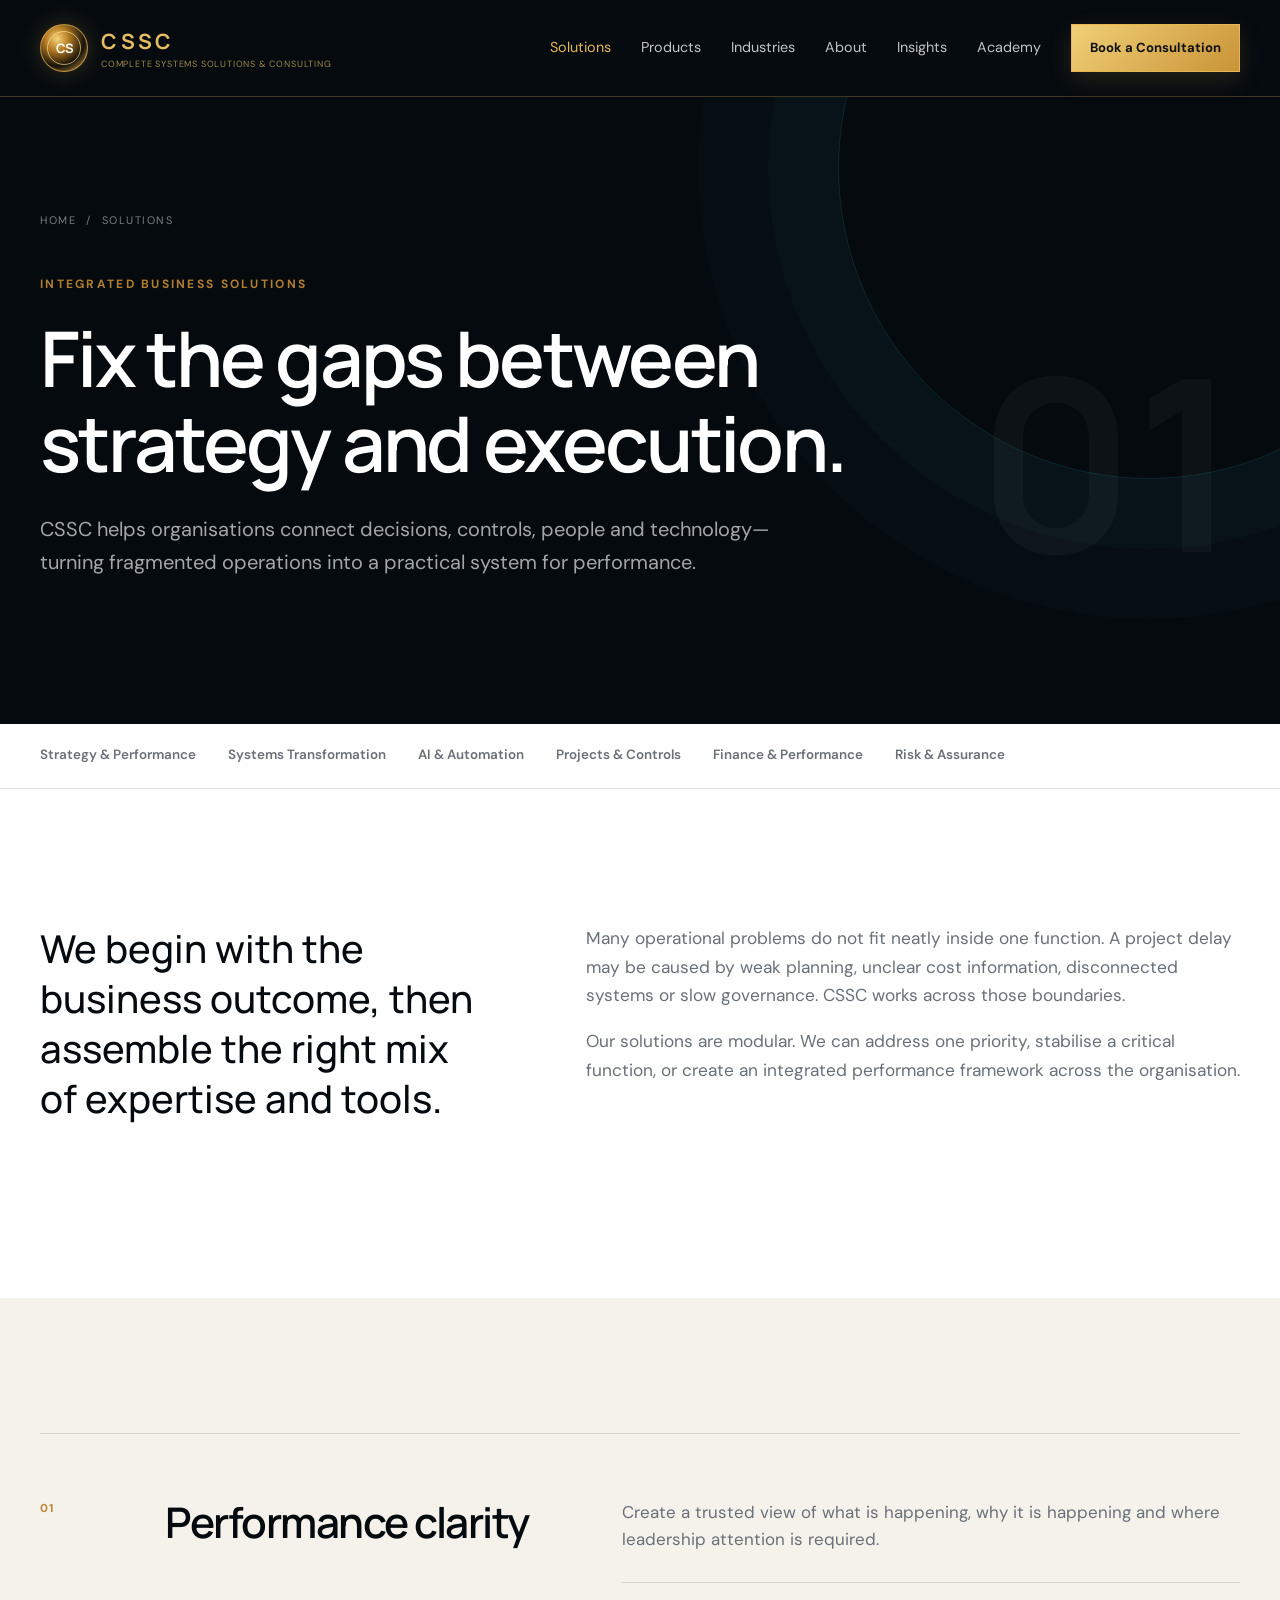
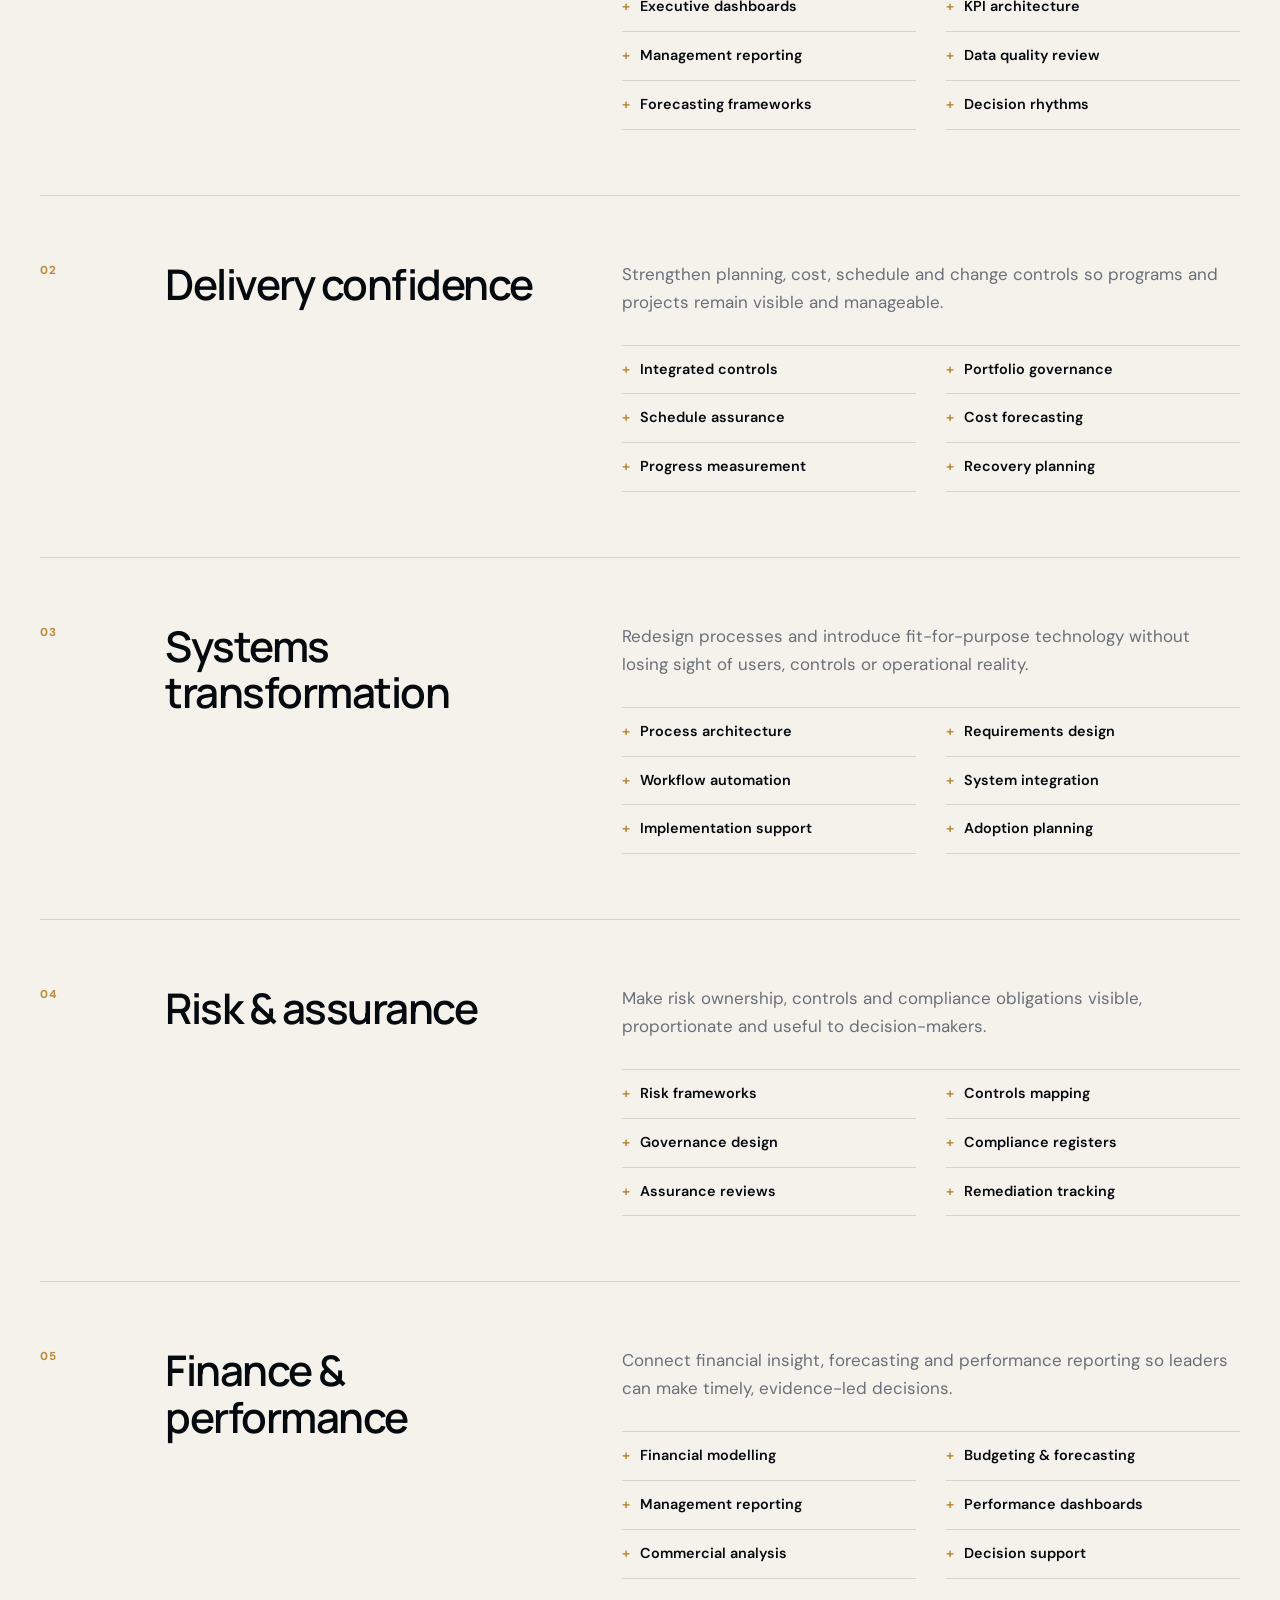
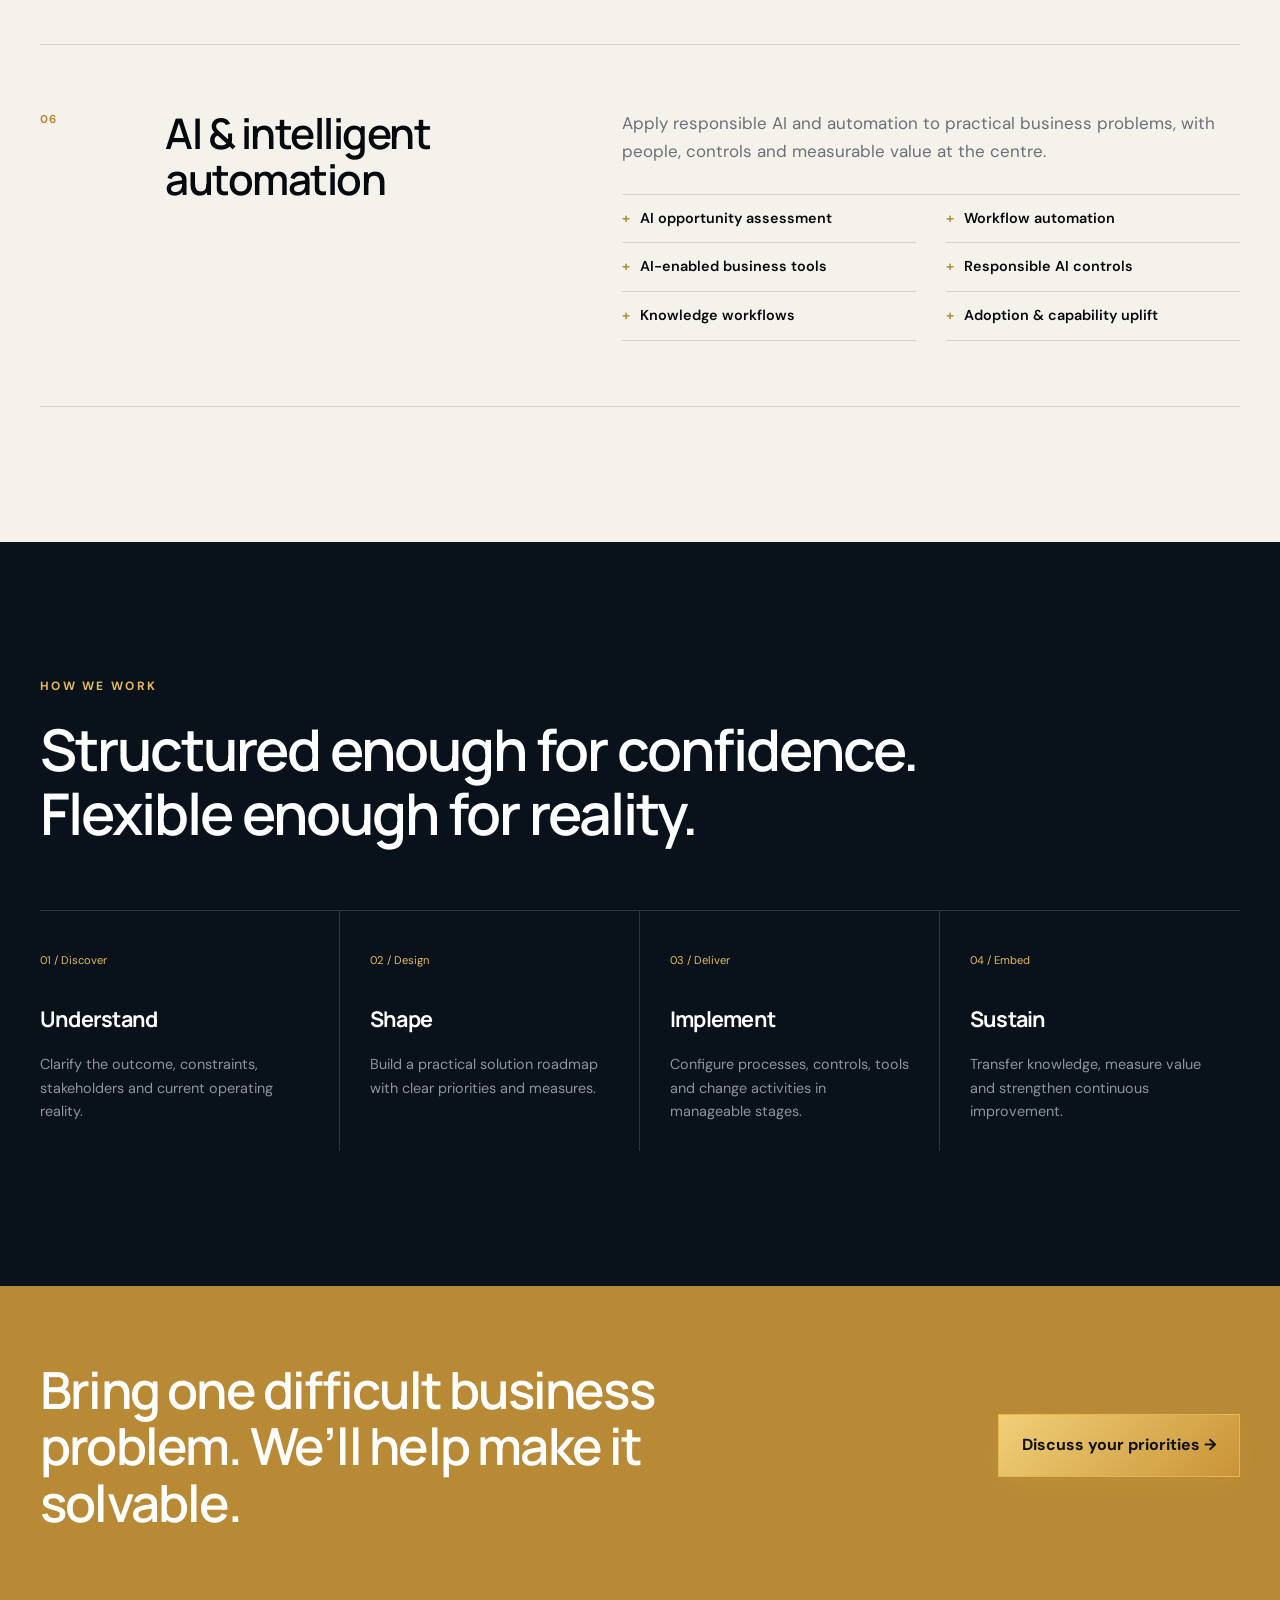
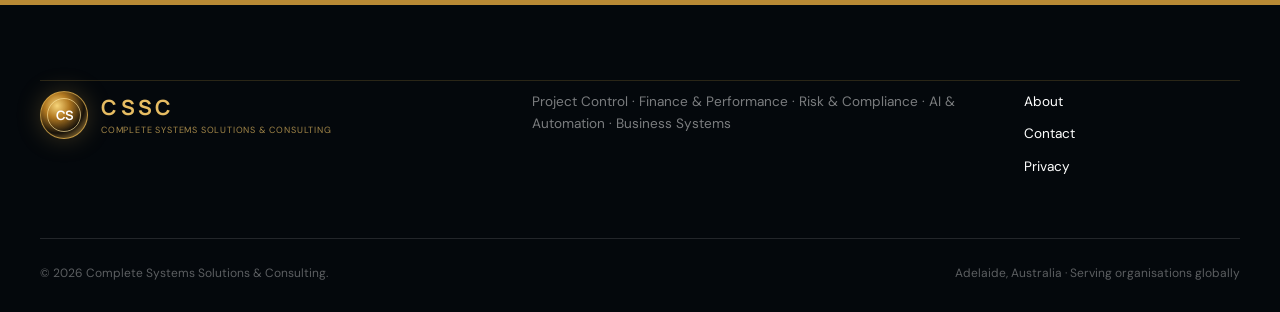
<file: solutions.html>
<!doctype html><html lang="en-AU"><head><meta charset="utf-8"><meta name="viewport" content="width=device-width,initial-scale=1"><meta name="theme-color" content="#071923"><meta name="description" content="CSSC connects strategy, controls, data and technology to solve complex performance challenges."><link rel="canonical" href="https://completesystemssolutions.com.au/solutions.html"><title>Solutions | Complete Systems Solutions & Consulting</title><link rel="icon" type="image/svg+xml" href="assets/favicon.svg"><link rel="preconnect" href="https://fonts.googleapis.com"><link rel="preconnect" href="https://fonts.gstatic.com" crossorigin><link href="https://fonts.googleapis.com/css2?family=DM+Sans:wght@400;500;600;700&family=Manrope:wght@500;600;700&display=swap" rel="stylesheet"><link rel="stylesheet" href="styles.css"></head>
<body class="inner-page"><a class="skip-link" href="#main">Skip to content</a><header class="site-header" id="top"><div class="container nav-wrap"><a class="brand" href="index.html" aria-label="CSSC home"><span class="brand-mark" aria-hidden="true"><i></i><b>CS</b></span><span class="brand-copy"><strong>CSSC</strong><small>Complete Systems Solutions &amp; Consulting</small></span></a><button class="menu-toggle" type="button" aria-expanded="false" aria-controls="primary-nav"><span></span><span></span><span></span><span class="sr-only">Open menu</span></button><nav class="primary-nav" id="primary-nav" aria-label="Primary navigation"><a href="solutions.html" aria-current="page">Solutions</a><a href="products.html">Products</a><a href="industries.html">Industries</a><a href="about.html">About</a><a href="insights.html">Insights</a><a href="insights.html#academy">Academy</a><a class="button button-small" href="contact.html">Book a Consultation</a></nav></div></header>
<main id="main"><section class="page-hero"><div class="container"><div class="breadcrumb"><a href="index.html">Home</a><span>/</span><span>Solutions</span></div><p class="eyebrow">Integrated business solutions</p><h1>Fix the gaps between strategy and execution.</h1><p class="intro">CSSC helps organisations connect decisions, controls, people and technology—turning fragmented operations into a practical system for performance.</p><div class="page-hero-number">01</div></div></section>
<nav class="subnav" aria-label="Solutions on this page"><div class="container"><a href="#strategy">Strategy &amp; Performance</a><a href="#systems">Systems Transformation</a><a href="#ai">AI &amp; Automation</a><a href="#projects">Projects &amp; Controls</a><a href="#finance">Finance &amp; Performance</a><a href="#risk">Risk &amp; Assurance</a></div></nav>
<section class="section"><div class="container lead-grid reveal"><p class="lead">We begin with the business outcome, then assemble the right mix of expertise and tools.</p><div class="body-copy"><p>Many operational problems do not fit neatly inside one function. A project delay may be caused by weak planning, unclear cost information, disconnected systems or slow governance. CSSC works across those boundaries.</p><p>Our solutions are modular. We can address one priority, stabilise a critical function, or create an integrated performance framework across the organisation.</p></div></div></section>
<section class="section detail-band"><div class="container">
  <article class="detail-row reveal" id="strategy"><div class="number">01</div><div><h2>Performance clarity</h2></div><div class="detail-copy"><p>Create a trusted view of what is happening, why it is happening and where leadership attention is required.</p><ul><li>Executive dashboards</li><li>KPI architecture</li><li>Management reporting</li><li>Data quality review</li><li>Forecasting frameworks</li><li>Decision rhythms</li></ul></div></article>
  <article class="detail-row reveal" id="projects"><div class="number">02</div><div><h2>Delivery confidence</h2></div><div class="detail-copy"><p>Strengthen planning, cost, schedule and change controls so programs and projects remain visible and manageable.</p><ul><li>Integrated controls</li><li>Portfolio governance</li><li>Schedule assurance</li><li>Cost forecasting</li><li>Progress measurement</li><li>Recovery planning</li></ul></div></article>
  <article class="detail-row reveal" id="systems"><div class="number">03</div><div><h2>Systems transformation</h2></div><div class="detail-copy"><p>Redesign processes and introduce fit-for-purpose technology without losing sight of users, controls or operational reality.</p><ul><li>Process architecture</li><li>Requirements design</li><li>Workflow automation</li><li>System integration</li><li>Implementation support</li><li>Adoption planning</li></ul></div></article>
  <article class="detail-row reveal" id="risk"><div class="number">04</div><div><h2>Risk &amp; assurance</h2></div><div class="detail-copy"><p>Make risk ownership, controls and compliance obligations visible, proportionate and useful to decision-makers.</p><ul><li>Risk frameworks</li><li>Controls mapping</li><li>Governance design</li><li>Compliance registers</li><li>Assurance reviews</li><li>Remediation tracking</li></ul></div></article>
  <article class="detail-row reveal" id="finance"><div class="number">05</div><div><h2>Finance &amp; performance</h2></div><div class="detail-copy"><p>Connect financial insight, forecasting and performance reporting so leaders can make timely, evidence-led decisions.</p><ul><li>Financial modelling</li><li>Budgeting &amp; forecasting</li><li>Management reporting</li><li>Performance dashboards</li><li>Commercial analysis</li><li>Decision support</li></ul></div></article><article class="detail-row reveal" id="ai"><div class="number">06</div><div><h2>AI &amp; intelligent automation</h2></div><div class="detail-copy"><p>Apply responsible AI and automation to practical business problems, with people, controls and measurable value at the centre.</p><ul><li>AI opportunity assessment</li><li>Workflow automation</li><li>AI-enabled business tools</li><li>Responsible AI controls</li><li>Knowledge workflows</li><li>Adoption &amp; capability uplift</li></ul></div></article>
</div></section>
<section class="section process"><div class="container"><p class="eyebrow">How we work</p><h2>Structured enough for confidence.<br>Flexible enough for reality.</h2><div class="process-grid"><article class="process-step reveal"><span>01 / Discover</span><h3>Understand</h3><p>Clarify the outcome, constraints, stakeholders and current operating reality.</p></article><article class="process-step reveal"><span>02 / Design</span><h3>Shape</h3><p>Build a practical solution roadmap with clear priorities and measures.</p></article><article class="process-step reveal"><span>03 / Deliver</span><h3>Implement</h3><p>Configure processes, controls, tools and change activities in manageable stages.</p></article><article class="process-step reveal"><span>04 / Embed</span><h3>Sustain</h3><p>Transfer knowledge, measure value and strengthen continuous improvement.</p></article></div></div></section>
<section class="mini-cta"><div class="container"><h2>Bring one difficult business problem. We’ll help make it solvable.</h2><a class="button button-light" href="contact.html">Discuss your priorities →</a></div></section></main>
<footer><div class="container footer-grid"><a class="brand footer-brand" href="index.html"><span class="brand-mark" aria-hidden="true"><i></i><b>CS</b></span><span class="brand-copy"><strong>CSSC</strong><small>Complete Systems Solutions &amp; Consulting</small></span></a><p>Project Control · Finance &amp; Performance · Risk &amp; Compliance · AI &amp; Automation · Business Systems</p><div><a href="about.html">About</a><a href="contact.html">Contact</a><a href="privacy.html">Privacy</a></div></div><div class="container footer-bottom"><span>© <span id="year"></span> Complete Systems Solutions &amp; Consulting.</span><span>Adelaide, Australia · Serving organisations globally</span></div></footer><script src="script.js"></script></body></html>
</file>
<file: styles.css>
:root{--ink:#071923;--ink-2:#0d2b38;--teal:#0b5961;--aqua:#2cc4bd;--gold:#c6a45c;--sand:#f3efe5;--paper:#fbfaf7;--muted:#68747a;--line:rgba(7,25,35,.14);--max:1200px}*{box-sizing:border-box}html{scroll-behavior:smooth}body{margin:0;background:var(--paper);color:var(--ink);font-family:"DM Sans",sans-serif;line-height:1.65}body.menu-open{overflow:hidden}a{color:inherit;text-decoration:none}h1,h2,h3,p{margin-top:0}h1,h2,h3{font-family:"Manrope",sans-serif;line-height:1.1;letter-spacing:-.035em}h1{font-size:clamp(3.25rem,7vw,6.7rem);font-weight:600;margin-bottom:1.75rem;max-width:900px}h1 em{font-style:normal;color:var(--aqua)}h2{font-size:clamp(2.35rem,4.5vw,4.4rem);font-weight:600;margin-bottom:1.4rem}h3{font-size:1.35rem}.container{width:min(calc(100% - 48px),var(--max));margin-inline:auto}.skip-link{position:fixed;left:1rem;top:-4rem;background:#fff;padding:.8rem 1rem;z-index:100}.skip-link:focus{top:1rem}.sr-only{position:absolute;width:1px;height:1px;padding:0;margin:-1px;overflow:hidden;clip:rect(0,0,0,0);white-space:nowrap;border:0}.site-header{position:absolute;z-index:20;width:100%;color:#fff;border-bottom:1px solid rgba(255,255,255,.13)}.site-header.scrolled{position:fixed;background:rgba(7,25,35,.94);backdrop-filter:blur(16px);animation:slideDown .35s ease}.nav-wrap{height:96px;display:flex;align-items:center;justify-content:space-between}.brand{display:flex;align-items:center;gap:13px}.brand-mark{position:relative;width:48px;height:48px;border:1px solid rgba(44,196,189,.65);display:grid;place-items:center;transform:rotate(45deg)}.brand-mark i{position:absolute;inset:6px;border:1px solid rgba(198,164,92,.65)}.brand-mark b{font:700 13px "Manrope";letter-spacing:-1px;transform:rotate(-45deg)}.brand-copy{display:flex;flex-direction:column;line-height:1.1}.brand-copy strong{font:700 21px "Manrope";letter-spacing:.14em}.brand-copy small{font-size:9px;text-transform:uppercase;letter-spacing:.09em;opacity:.7;margin-top:5px}.primary-nav{display:flex;align-items:center;gap:30px;font-size:.9rem}.primary-nav>a:not(.button){opacity:.76;transition:.2s}.primary-nav>a:hover{opacity:1}.button{display:inline-flex;align-items:center;justify-content:center;gap:24px;background:var(--aqua);color:var(--ink);font-weight:700;padding:17px 23px;border:1px solid var(--aqua);transition:.25s}.button:hover{background:#fff;border-color:#fff;transform:translateY(-2px)}.button-small{padding:12px 18px;font-size:.82rem}.menu-toggle{display:none;background:none;border:0;padding:10px}.menu-toggle span:not(.sr-only){display:block;width:25px;height:1px;background:white;margin:6px}.hero{min-height:880px;background:var(--ink);color:white;overflow:hidden;position:relative;padding:185px 0 90px}.hero:before{content:"";position:absolute;inset:0;background:radial-gradient(circle at 77% 48%,rgba(28,136,135,.25),transparent 33%),linear-gradient(120deg,transparent 60%,rgba(255,255,255,.025) 60%)}.hero-grid{position:relative;display:grid;grid-template-columns:1.35fr .8fr;align-items:center;gap:45px}.eyebrow{text-transform:uppercase;letter-spacing:.19em;font-weight:700;font-size:.75rem;color:var(--teal);margin-bottom:1.35rem}.hero .eyebrow,.contact .eyebrow{color:var(--aqua)}.hero-lead{max-width:670px;color:rgba(255,255,255,.68);font-size:1.22rem}.hero-actions{display:flex;align-items:center;gap:34px;margin-top:2.5rem}.text-link{font-weight:700;border-bottom:1px solid currentColor;padding-bottom:6px}.text-link span{margin-left:12px}.trust-row{display:flex;gap:32px;margin-top:80px;color:rgba(255,255,255,.48);font-size:.75rem;text-transform:uppercase;letter-spacing:.1em}.trust-row span{display:flex;align-items:center;gap:10px}.trust-row span:before{content:"";width:5px;height:5px;background:var(--gold)}.hero-visual{height:520px;position:relative;display:grid;place-items:center}.orbital{position:absolute;border:1px solid rgba(255,255,255,.13);border-radius:50%}.orbital-one{width:365px;height:365px}.orbital-two{width:480px;height:480px;border-style:dashed;animation:spin 40s linear infinite}.core{width:215px;height:215px;background:linear-gradient(145deg,var(--teal),#082e38);border:1px solid rgba(44,196,189,.8);border-radius:50%;display:flex;flex-direction:column;align-items:center;justify-content:center;box-shadow:0 0 80px rgba(44,196,189,.15)}.core span{font:600 3rem "Manrope";letter-spacing:.08em}.core small{text-align:center;text-transform:uppercase;letter-spacing:.14em;color:var(--aqua)}.satellite{position:absolute;width:100px;height:100px;background:rgba(7,25,35,.95);border:1px solid rgba(198,164,92,.55);display:flex;flex-direction:column;justify-content:center;align-items:center}.satellite b{color:var(--gold);font-size:.65rem}.satellite span{font-size:.78rem}.sat-one{top:25px;left:45%}.sat-two{right:-5px;top:42%}.sat-three{bottom:20px;left:38%}.sat-four{left:-8px;top:43%}.signal-strip{background:var(--aqua);color:var(--ink)}.signal-strip .container{min-height:80px;display:flex;align-items:center;justify-content:space-around}.signal-strip p{margin:0;font-weight:700;text-transform:uppercase;letter-spacing:.1em;font-size:.78rem}.signal-strip span{width:5px;height:5px;background:var(--ink);transform:rotate(45deg)}.section{padding:135px 0}.section-heading{display:grid;grid-template-columns:1.4fr .6fr;gap:80px;align-items:end;margin-bottom:70px}.section-heading>p{color:var(--muted);font-size:1.08rem}.outcome-grid{display:grid;grid-template-columns:repeat(3,1fr);border-top:1px solid var(--line)}.outcome-card{padding:38px 40px 10px 0;border-right:1px solid var(--line);min-height:220px}.outcome-card+article{padding-left:40px}.outcome-card:last-child{border-right:0}.outcome-card>span,.product-number{font-size:.7rem;color:var(--teal);font-weight:700;letter-spacing:.1em}.outcome-card h3{margin-top:35px}.outcome-card p{color:var(--muted)}.products-section{background:var(--ink-2);color:#fff}.section-kicker{display:flex;justify-content:space-between;align-items:start;margin-bottom:70px}.section-kicker h2{text-align:right}.products-section .eyebrow{color:var(--aqua)}.product-list{border-top:1px solid rgba(255,255,255,.14)}.product-card{display:grid;grid-template-columns:60px 1fr 70px 55px;gap:28px;align-items:center;padding:32px 16px;border-bottom:1px solid rgba(255,255,255,.14);transition:.25s}.product-card:hover{background:rgba(255,255,255,.04);padding-inline:28px}.product-card h3{font-size:1.7rem;margin:0 0 8px}.product-card p{margin:0;color:rgba(255,255,255,.55);max-width:700px}.product-number{color:var(--aqua)}.product-icon{width:54px;height:54px;border:1px solid rgba(198,164,92,.65);display:grid;place-items:center;font:600 .8rem "Manrope";color:var(--gold)}.product-card>a{font-size:1.6rem;text-align:right}.industries{background:var(--sand)}.industries-grid{display:grid;grid-template-columns:.8fr 1.2fr;gap:120px;align-items:center}.industries-grid>div:first-child>p:not(.eyebrow){color:var(--muted);margin-bottom:35px}.industry-list{border-top:1px solid var(--line)}.industry-list span{display:block;padding:22px 0;border-bottom:1px solid var(--line);font:600 1.28rem "Manrope"}.about-grid{display:grid;grid-template-columns:1fr 1fr;gap:100px;align-items:center}.about-panel{min-height:550px;background:var(--ink);color:#fff;padding:65px;display:flex;flex-direction:column;justify-content:space-between;position:relative;overflow:hidden}.about-panel:after{content:"";position:absolute;width:370px;height:370px;border:1px solid rgba(44,196,189,.2);border-radius:50%;right:-120px;bottom:-120px}.mini-mark{font:700 1.4rem "Manrope";color:var(--aqua);letter-spacing:.1em}.about-panel blockquote{font:500 clamp(1.65rem,3vw,2.6rem) "Manrope";line-height:1.25;margin:0;position:relative;z-index:1}.about-grid>div:last-child>p:not(.eyebrow){color:var(--muted);font-size:1.1rem}.check-list{padding:0;list-style:none;margin-top:32px}.check-list li{padding:15px 0;border-bottom:1px solid var(--line);font-weight:600}.check-list li:before{content:"✓";color:var(--teal);margin-right:14px}.insights{background:#fff}.insight-grid{display:grid;grid-template-columns:repeat(3,1fr);gap:24px}.insight-card{border:1px solid var(--line);padding:35px;min-height:300px;display:flex;flex-direction:column}.insight-card>span{color:var(--teal);font-size:.7rem;text-transform:uppercase;font-weight:700;letter-spacing:.14em}.insight-card h3{margin:40px 0 30px;font-size:1.45rem}.insight-card a{margin-top:auto;font-weight:700;font-size:.85rem}.contact{background:var(--teal);color:white;padding:110px 0}.contact-grid{display:grid;grid-template-columns:1.3fr .7fr;gap:100px;align-items:center}.contact h2{margin-bottom:0}.contact-grid>div:last-child>p{color:rgba(255,255,255,.7);margin-bottom:30px}.button-light{background:#fff;border-color:#fff}.button-light:hover{background:var(--aqua);border-color:var(--aqua)}footer{background:var(--ink);color:white;padding:75px 0 28px}.footer-grid{display:grid;grid-template-columns:1fr 1fr .5fr;gap:60px;align-items:start}.footer-grid>p{color:rgba(255,255,255,.47);font-size:.85rem}.footer-grid>div{display:flex;flex-direction:column;gap:10px;font-size:.85rem}.footer-bottom{border-top:1px solid rgba(255,255,255,.12);margin-top:60px;padding-top:25px;display:flex;justify-content:space-between;color:rgba(255,255,255,.35);font-size:.75rem}.reveal{opacity:0;transform:translateY(24px);transition:opacity .7s ease,transform .7s ease}.reveal.visible{opacity:1;transform:none}@keyframes spin{to{transform:rotate(360deg)}}@keyframes slideDown{from{transform:translateY(-100%)}to{transform:none}}
@media(max-width:900px){.container{width:min(calc(100% - 36px),var(--max))}.nav-wrap{height:80px}.menu-toggle{display:block;z-index:2}.primary-nav{position:fixed;inset:0;background:var(--ink);display:flex;flex-direction:column;align-items:start;justify-content:center;padding:40px;gap:22px;font-size:1.5rem;transform:translateX(100%);transition:.3s}.primary-nav.open{transform:none}.brand-copy small{display:none}.hero{padding-top:145px;min-height:auto}.hero-grid,.section-heading,.industries-grid,.about-grid,.contact-grid{grid-template-columns:1fr}.hero-visual{height:470px;margin-top:30px}.trust-row{margin-top:55px;flex-wrap:wrap}.section{padding:90px 0}.section-heading{gap:10px}.section-kicker{display:block}.section-kicker h2{text-align:left}.outcome-grid,.insight-grid{grid-template-columns:1fr}.outcome-card,.outcome-card+article{border-right:0;padding:30px 0;border-bottom:1px solid var(--line);min-height:0}.industries-grid,.about-grid,.contact-grid{gap:55px}.about-panel{min-height:430px}.footer-grid{grid-template-columns:1fr 1fr}.footer-brand{grid-column:1/-1}}@media(max-width:600px){h1{font-size:3.15rem}.hero-actions{align-items:start;flex-direction:column}.hero-visual{transform:scale(.76);height:390px;margin-inline:-50px}.signal-strip .container{justify-content:center;gap:10px;flex-wrap:wrap;padding:18px}.signal-strip p{font-size:.62rem}.product-card{grid-template-columns:38px 1fr 35px;gap:12px}.product-card .product-icon{display:none}.product-card h3{font-size:1.3rem}.product-card p{font-size:.87rem}.section{padding:75px 0}.about-panel{padding:38px}.footer-grid{grid-template-columns:1fr}.footer-bottom{display:block}.footer-bottom span{display:block;margin:5px 0}}@media(prefers-reduced-motion:reduce){html{scroll-behavior:auto}*,*:before,*:after{animation-duration:.01ms!important;animation-iteration-count:1!important;transition-duration:.01ms!important}.reveal{opacity:1;transform:none}}

/* Interior pages */
.inner-page .site-header{position:relative;background:var(--ink)}.inner-page .primary-nav a[aria-current="page"]{color:var(--aqua);opacity:1}.page-hero{position:relative;overflow:hidden;background:var(--ink);color:#fff;padding:115px 0 125px}.page-hero:after{content:"";position:absolute;width:620px;height:620px;border:1px solid rgba(44,196,189,.17);border-radius:50%;right:-180px;top:-240px;box-shadow:0 0 0 70px rgba(44,196,189,.025),0 0 0 140px rgba(44,196,189,.018)}.page-hero .container{position:relative;z-index:1}.breadcrumb{display:flex;gap:10px;align-items:center;color:rgba(255,255,255,.48);text-transform:uppercase;letter-spacing:.14em;font-size:.68rem;margin-bottom:45px}.breadcrumb a:hover{color:var(--aqua)}.page-hero h1{font-size:clamp(3rem,6vw,5.8rem);max-width:980px;margin-bottom:28px}.page-hero .intro{font-size:1.25rem;color:rgba(255,255,255,.64);max-width:760px}.page-hero-number{position:absolute;right:0;bottom:-45px;color:rgba(255,255,255,.035);font:700 15rem "Manrope"}.subnav{background:#fff;border-bottom:1px solid var(--line);position:sticky;top:0;z-index:10}.subnav .container{display:flex;gap:32px;overflow-x:auto;scrollbar-width:none}.subnav a{padding:20px 0;white-space:nowrap;color:var(--muted);font-size:.84rem;font-weight:600;border-bottom:2px solid transparent}.subnav a:hover{color:var(--teal);border-color:var(--aqua)}.lead-grid{display:grid;grid-template-columns:.8fr 1.2fr;gap:110px;align-items:start}.lead-grid .lead{font:500 clamp(1.7rem,3vw,2.8rem) "Manrope";line-height:1.3}.lead-grid .body-copy{color:var(--muted);font-size:1.08rem}.capability-grid{display:grid;grid-template-columns:repeat(3,1fr);gap:22px}.capability-card{background:#fff;border:1px solid var(--line);padding:35px;min-height:270px;position:relative;transition:.25s}.capability-card:hover{transform:translateY(-5px);box-shadow:0 18px 45px rgba(7,25,35,.08);border-color:rgba(11,89,97,.35)}.capability-card>span{display:grid;place-items:center;width:48px;height:48px;background:var(--ink);color:var(--aqua);font:700 .76rem "Manrope";margin-bottom:45px}.capability-card h3{font-size:1.35rem}.capability-card p{color:var(--muted);font-size:.94rem}.detail-band{background:var(--sand)}.detail-row{display:grid;grid-template-columns:80px .8fr 1.2fr;gap:45px;padding:65px 0;border-top:1px solid var(--line);scroll-margin-top:80px}.detail-row:last-child{border-bottom:1px solid var(--line)}.detail-row>.number{color:var(--teal);font-size:.72rem;font-weight:700;letter-spacing:.12em}.detail-row h2{font-size:clamp(2rem,3.3vw,3.2rem)}.detail-row .detail-copy>p{font-size:1.06rem;color:var(--muted)}.detail-row ul{display:grid;grid-template-columns:1fr 1fr;gap:0 30px;padding:0;margin:28px 0 0;list-style:none;border-top:1px solid var(--line)}.detail-row li{padding:12px 0;border-bottom:1px solid var(--line);font-weight:600;font-size:.9rem}.detail-row li:before{content:"+";color:var(--teal);margin-right:10px}.process{background:var(--ink-2);color:#fff}.process .eyebrow{color:var(--aqua)}.process-grid{display:grid;grid-template-columns:repeat(4,1fr);margin-top:65px;border-top:1px solid rgba(255,255,255,.15)}.process-step{padding:35px 30px 10px 0;border-right:1px solid rgba(255,255,255,.15);min-height:240px}.process-step+.process-step{padding-left:30px}.process-step:last-child{border-right:0}.process-step span{color:var(--aqua);font-size:.7rem}.process-step h3{margin-top:35px}.process-step p{color:rgba(255,255,255,.55);font-size:.9rem}.sector-grid{display:grid;grid-template-columns:1fr 1fr;gap:22px}.sector-card{padding:48px;background:#fff;border:1px solid var(--line);min-height:360px}.sector-card .sector-code{color:var(--teal);font-size:.68rem;font-weight:700;letter-spacing:.12em}.sector-card h2{font-size:2rem;margin-top:60px}.sector-card p{color:var(--muted)}.sector-card ul{padding-left:18px;font-size:.9rem;font-weight:600}.principles-grid{display:grid;grid-template-columns:repeat(4,1fr);gap:1px;background:var(--line);border:1px solid var(--line)}.principle{padding:35px;background:var(--paper);min-height:240px}.principle span{color:var(--gold);font-size:.7rem}.principle h3{margin-top:45px}.stat-band{background:var(--teal);color:#fff;padding:70px 0}.stat-grid{display:grid;grid-template-columns:repeat(3,1fr)}.stat{padding:10px 45px;border-right:1px solid rgba(255,255,255,.2)}.stat:first-child{padding-left:0}.stat:last-child{border:0}.stat strong{display:block;font:600 2.2rem "Manrope";color:var(--aqua);margin-bottom:5px}.stat span{color:rgba(255,255,255,.65);font-size:.9rem}.article-list{display:grid;gap:18px}.article-row{display:grid;grid-template-columns:130px 1fr 40px;gap:30px;align-items:center;border-top:1px solid var(--line);padding:30px 0}.article-row:last-child{border-bottom:1px solid var(--line)}.article-row>span{color:var(--teal);text-transform:uppercase;letter-spacing:.12em;font-size:.68rem;font-weight:700}.article-row h3{margin:0;font-size:1.4rem}.article-row>a{font-size:1.4rem}.academy-panel{background:var(--ink);color:#fff;padding:70px;display:grid;grid-template-columns:1fr 1fr;gap:80px;align-items:center}.academy-panel p{color:rgba(255,255,255,.6)}.academy-topics{display:grid;grid-template-columns:1fr 1fr;gap:12px}.academy-topics span{border:1px solid rgba(255,255,255,.15);padding:16px;font-size:.82rem}.contact-main{display:grid;grid-template-columns:.85fr 1.15fr;gap:100px}.contact-options{display:grid;gap:18px}.contact-option{display:block;border:1px solid var(--line);padding:30px;background:#fff;transition:.25s}.contact-option:hover{border-color:var(--teal);transform:translateX(5px)}.contact-option span{display:block;color:var(--teal);text-transform:uppercase;letter-spacing:.12em;font-size:.68rem;font-weight:700;margin-bottom:10px}.contact-option strong{font:600 1.22rem "Manrope"}.contact-option p{color:var(--muted);margin:8px 0 0}.enquiry-card{background:var(--sand);padding:55px}.enquiry-card h2{font-size:2.25rem}.enquiry-card ol{padding-left:22px}.enquiry-card li{padding:12px 0;color:var(--muted)}.enquiry-card .button{margin-top:22px}.legal-copy{max-width:820px}.legal-copy h2{font-size:1.7rem;margin-top:45px}.legal-copy p,.legal-copy li{color:var(--muted)}.mini-cta{background:var(--teal);color:#fff;padding:75px 0}.mini-cta .container{display:flex;align-items:center;justify-content:space-between;gap:40px}.mini-cta h2{font-size:clamp(2rem,4vw,3.7rem);margin:0;max-width:720px}
@media(max-width:900px){.page-hero{padding:80px 0 90px}.lead-grid,.contact-main,.academy-panel{grid-template-columns:1fr;gap:45px}.capability-grid{grid-template-columns:1fr 1fr}.detail-row{grid-template-columns:50px 1fr;gap:25px}.detail-row .detail-copy{grid-column:2}.process-grid,.principles-grid{grid-template-columns:1fr 1fr}.process-step:nth-child(2){border-right:0}.sector-grid{grid-template-columns:1fr}.mini-cta .container{align-items:start;flex-direction:column}}
@media(max-width:600px){.page-hero-number{display:none}.page-hero h1{font-size:3rem}.capability-grid,.process-grid,.principles-grid{grid-template-columns:1fr}.detail-row{grid-template-columns:1fr}.detail-row .detail-copy{grid-column:auto}.detail-row ul{grid-template-columns:1fr}.process-step,.process-step+.process-step{padding:28px 0;border-right:0;border-bottom:1px solid rgba(255,255,255,.15);min-height:0}.sector-card{padding:32px}.academy-panel{padding:38px}.academy-topics{grid-template-columns:1fr}.article-row{grid-template-columns:1fr 30px;gap:12px}.article-row>span{grid-column:1/-1}.stat-grid{grid-template-columns:1fr}.stat,.stat:first-child{padding:20px 0;border-right:0;border-bottom:1px solid rgba(255,255,255,.2)}.enquiry-card{padding:35px}.mini-cta{padding:60px 0}}


/* CSSC luxury concept v2 */
:root{--ink:#050a0f;--ink-2:#09121b;--teal:#b88a35;--aqua:#e5b957;--gold:#d7a94c;--sand:#f5f2ec;--paper:#fff;--muted:#697078}
.site-header{background:linear-gradient(180deg,rgba(3,7,11,.98),rgba(3,7,11,.88));border-bottom:1px solid rgba(215,169,76,.28)}
.brand-mark{border-color:rgba(215,169,76,.8);border-radius:50%;transform:none;background:radial-gradient(circle at 35% 30%,#f7d57a 0,#b17820 28%,#17120a 62%,#d9aa4e 100%);box-shadow:0 0 24px rgba(215,169,76,.25)}
.brand-mark i{border-color:rgba(255,230,159,.65);border-radius:50%}
.brand-mark b{transform:none;color:#fff}
.brand-copy strong,.brand-copy small{color:#e7bd63}
.button{background:linear-gradient(135deg,#f1cf77,#c99437);border-color:#e4b654;color:#111;box-shadow:0 8px 25px rgba(215,169,76,.16)}
.button-outline{background:rgba(4,8,12,.4);color:#fff;border-color:rgba(229,185,87,.75);box-shadow:none}
.button-outline:hover{background:#e5b957;color:#111;border-color:#e5b957}
.hero{background:#050a0f;min-height:850px}
.hero:before{background:radial-gradient(circle at 78% 45%,rgba(210,155,58,.16),transparent 30%),linear-gradient(110deg,#050a0f 0%,#07111b 58%,#030609 100%)}
.hero h1 em{color:#e2b354}
.hero .eyebrow,.contact .eyebrow,.products-section .eyebrow{color:#d8aa4d}
.hero-lead{color:rgba(255,255,255,.82)}
.core{background:radial-gradient(circle at 35% 30%,#d4a44c,#251a0a 55%,#080b0e);border-color:#d4a44c;box-shadow:0 0 90px rgba(215,169,76,.22)}
.core small,.product-number{color:#e5b957}
.orbital{border-color:rgba(229,185,87,.24)}
.satellite{border-color:rgba(229,185,87,.65)}
.satellite b{color:#e5b957}
.signal-strip{background:linear-gradient(90deg,#b77f27,#edcb73,#b77f27);color:#0a0c0e}
.pillars{gap:0;justify-content:space-between;border-top:1px solid rgba(229,185,87,.25);padding-top:22px}
.pillars span{display:flex;flex-direction:column;min-width:130px;color:rgba(255,255,255,.65);text-transform:none;letter-spacing:0}
.pillars span:before{display:none}
.pillars b{color:#fff;text-transform:uppercase;letter-spacing:.08em;font-size:.74rem;margin-bottom:4px}
.products-section{background:linear-gradient(135deg,#05090d,#0a131c 55%,#05080b)}
.product-card{border-color:rgba(215,169,76,.2)}
.product-card:hover{background:rgba(215,169,76,.055)}
.product-icon{border-color:#c89943;color:#e5b957}
.eyebrow{color:#b17e2e}
.contact{background:linear-gradient(120deg,#0b1118,#18202a 55%,#6f4c19)}
footer{background:#04080c}
@media(max-width:600px){.pillars{display:grid;grid-template-columns:1fr 1fr;gap:18px}.pillars span{min-width:0}}


/* Homepage rollout v3 */
.showcase-solutions{padding-top:100px;padding-bottom:105px}.solution-grid{display:grid;grid-template-columns:repeat(6,1fr);gap:10px}.solution-tile{min-height:290px;border:1px solid var(--line);padding:24px 20px;display:flex;flex-direction:column;background:linear-gradient(180deg,#fff,#f7f5ef);transition:.25s}.solution-tile:hover{transform:translateY(-6px);border-color:#c7953e;box-shadow:0 18px 35px rgba(4,8,12,.1)}.solution-tile>span{color:#b17e2e;font-size:.68rem;letter-spacing:.12em}.solution-tile b{font:600 1.12rem Manrope,sans-serif;margin-top:auto;margin-bottom:13px}.solution-tile small{color:var(--muted);line-height:1.45}.section-action{text-align:right;margin-top:30px}.product-ecosystem{padding:100px 0}.product-intro{display:grid;grid-template-columns:.72fr 1.28fr;gap:70px;align-items:center}.product-intro>div:first-child>p:not(.eyebrow){color:rgba(255,255,255,.65);max-width:440px;margin-bottom:28px}.product-intro h2{font-size:clamp(2.5rem,4.5vw,4.5rem)}.product-mosaic{display:grid;grid-template-columns:repeat(3,1fr);gap:10px}.product-mosaic a{border:1px solid rgba(215,169,76,.28);min-height:180px;padding:27px;display:flex;flex-direction:column;justify-content:flex-end;background:linear-gradient(145deg,rgba(255,255,255,.025),rgba(215,169,76,.035));transition:.25s}.product-mosaic a:hover{border-color:#e5b957;transform:translateY(-4px)}.product-mosaic b{font:600 1rem Manrope,sans-serif;color:#fff;margin-bottom:10px}.product-mosaic small{color:rgba(255,255,255,.56);line-height:1.5}.visual-industries{padding:90px 0}.visual-industries .section-heading{margin-bottom:38px}.industry-chips{display:grid;grid-template-columns:repeat(5,1fr);gap:9px}.industry-chips span{min-height:110px;padding:18px;display:flex;align-items:flex-end;font-weight:700;font-size:.86rem;border:1px solid rgba(7,25,35,.13);background:linear-gradient(145deg,#fff,#eae5d9)}.platform-academy{background:#05090d;color:#fff;padding:0}.split-feature{display:grid;grid-template-columns:1fr 1fr}.feature-panel{padding:75px 65px;min-height:500px;border-right:1px solid rgba(215,169,76,.25);background:radial-gradient(circle at 80% 70%,rgba(215,169,76,.13),transparent 35%)}.feature-panel:last-child{border-right:0}.feature-panel .eyebrow{color:#d7a94c}.feature-panel h2{font-size:clamp(2.2rem,3.5vw,3.5rem)}.feature-panel>p:not(.eyebrow){color:rgba(255,255,255,.62);max-width:580px}.method{display:flex;flex-wrap:wrap;gap:8px;margin:32px 0}.method span,.academy-list span{border:1px solid rgba(215,169,76,.3);padding:10px 13px;font-size:.76rem}.academy-list{display:grid;grid-template-columns:1fr 1fr;gap:9px;margin:28px 0 32px}.insight-card p{color:var(--muted);font-size:.92rem}.compact-about{padding:100px 0}.compact-about .about-panel{min-height:430px;background:linear-gradient(145deg,#05090d,#111a22)}.solve-cta{padding:95px 0;background:linear-gradient(105deg,#060b10,#121922 55%,#74501d)}.solve-cta h2{font-family:Manrope,sans-serif;font-size:clamp(3rem,5vw,5.5rem);color:#e8bd62}.solve-cta .contact-grid>div:first-child>p:not(.eyebrow){color:rgba(255,255,255,.72);max-width:650px}.cta-email{margin-top:18px;color:rgba(255,255,255,.65)!important;font-size:.84rem}.footer-grid{border-top:1px solid rgba(215,169,76,.18);padding-top:10px}
@media(max-width:1000px){.solution-grid{grid-template-columns:repeat(3,1fr)}.product-intro{grid-template-columns:1fr}.industry-chips{grid-template-columns:repeat(3,1fr)}.split-feature{grid-template-columns:1fr}.feature-panel{border-right:0;border-bottom:1px solid rgba(215,169,76,.25)}}
@media(max-width:600px){.solution-grid{grid-template-columns:1fr 1fr}.solution-tile{min-height:220px}.product-mosaic{grid-template-columns:1fr 1fr}.industry-chips{grid-template-columns:1fr 1fr}.feature-panel{padding:50px 28px}.academy-list{grid-template-columns:1fr}}


/* Lead consultant profile */
.lead-consultant-preview{background:linear-gradient(145deg,#fff,#f3efe7)}
.consultant-preview-grid{display:grid;grid-template-columns:.42fr 1fr;gap:90px;align-items:center}
.consultant-preview-copy{max-width:780px}
.consultant-preview-copy h2{font-size:clamp(2.3rem,4vw,4rem)}
.consultant-preview-copy h3{font-size:1.55rem;margin-bottom:.45rem}
.consultant-preview-copy>p:not(.eyebrow):not(.consultant-role):not(.credentials){color:var(--muted)}
.consultant-monogram{aspect-ratio:1;max-width:390px;width:100%;background:radial-gradient(circle at 35% 30%,#d9ae55,#5e4217 48%,#070b10 78%);border:1px solid #d7a94c;color:#fff;display:flex;flex-direction:column;align-items:center;justify-content:center;border-radius:50%;box-shadow:0 28px 70px rgba(5,10,15,.18),inset 0 0 0 12px rgba(255,255,255,.04)}
.consultant-monogram span{font:600 clamp(4rem,9vw,7rem) "Manrope",sans-serif;letter-spacing:.06em}
.consultant-monogram small{text-transform:uppercase;letter-spacing:.2em;color:#f0cc7b;font-weight:700}
.consultant-role,.consultant-title{font-weight:600;color:var(--ink);margin-bottom:.7rem}
.credentials{color:#a87422;font-weight:700;letter-spacing:.08em;margin-bottom:1.7rem}
.lead-consultant-section{background:#fff;scroll-margin-top:90px}
.consultant-profile-grid{display:grid;grid-template-columns:.43fr 1fr;gap:90px;align-items:start}
.consultant-card{position:sticky;top:120px;background:var(--ink);padding:45px;color:#fff;border:1px solid rgba(215,169,76,.4)}
.consultant-card .consultant-monogram{margin:0 auto 35px}
.consultant-card .credentials{text-align:center;color:#e5b957}
.consultant-card .consultant-role{text-align:center;color:rgba(255,255,255,.62);font-size:.82rem}
.consultant-monogram-large{max-width:270px}
.consultant-biography{max-width:780px}
.consultant-biography h2{margin-bottom:.75rem}
.consultant-biography>p:not(.eyebrow):not(.consultant-title){color:var(--muted);font-size:1.03rem}
.consultant-biography h3{margin-top:42px;font-size:1.45rem}
.consultant-expertise{display:grid;grid-template-columns:1fr 1fr;gap:0 28px;padding:0;list-style:none;border-top:1px solid var(--line);margin-bottom:38px}
.consultant-expertise li{padding:14px 0;border-bottom:1px solid var(--line);font-weight:600;font-size:.9rem}
.consultant-expertise li:before{content:"+";color:#b17e2e;margin-right:10px}
.delivery-note{background:var(--sand);border-left:3px solid #c99437;padding:24px 28px;margin:0 0 32px}
.delivery-note strong{font-family:"Manrope",sans-serif}
.delivery-note p{color:var(--muted);margin:8px 0 0}
@media(max-width:900px){.consultant-preview-grid,.consultant-profile-grid{grid-template-columns:1fr;gap:50px}.consultant-monogram{max-width:300px}.consultant-card{position:relative;top:auto;max-width:420px}.consultant-expertise{grid-template-columns:1fr}}
@media(max-width:600px){.consultant-preview-grid{gap:38px}.consultant-monogram{max-width:230px}.consultant-card{padding:32px 24px}.consultant-title,.consultant-role{font-size:.92rem}.credentials{font-size:.82rem;letter-spacing:.04em}}
</file>
